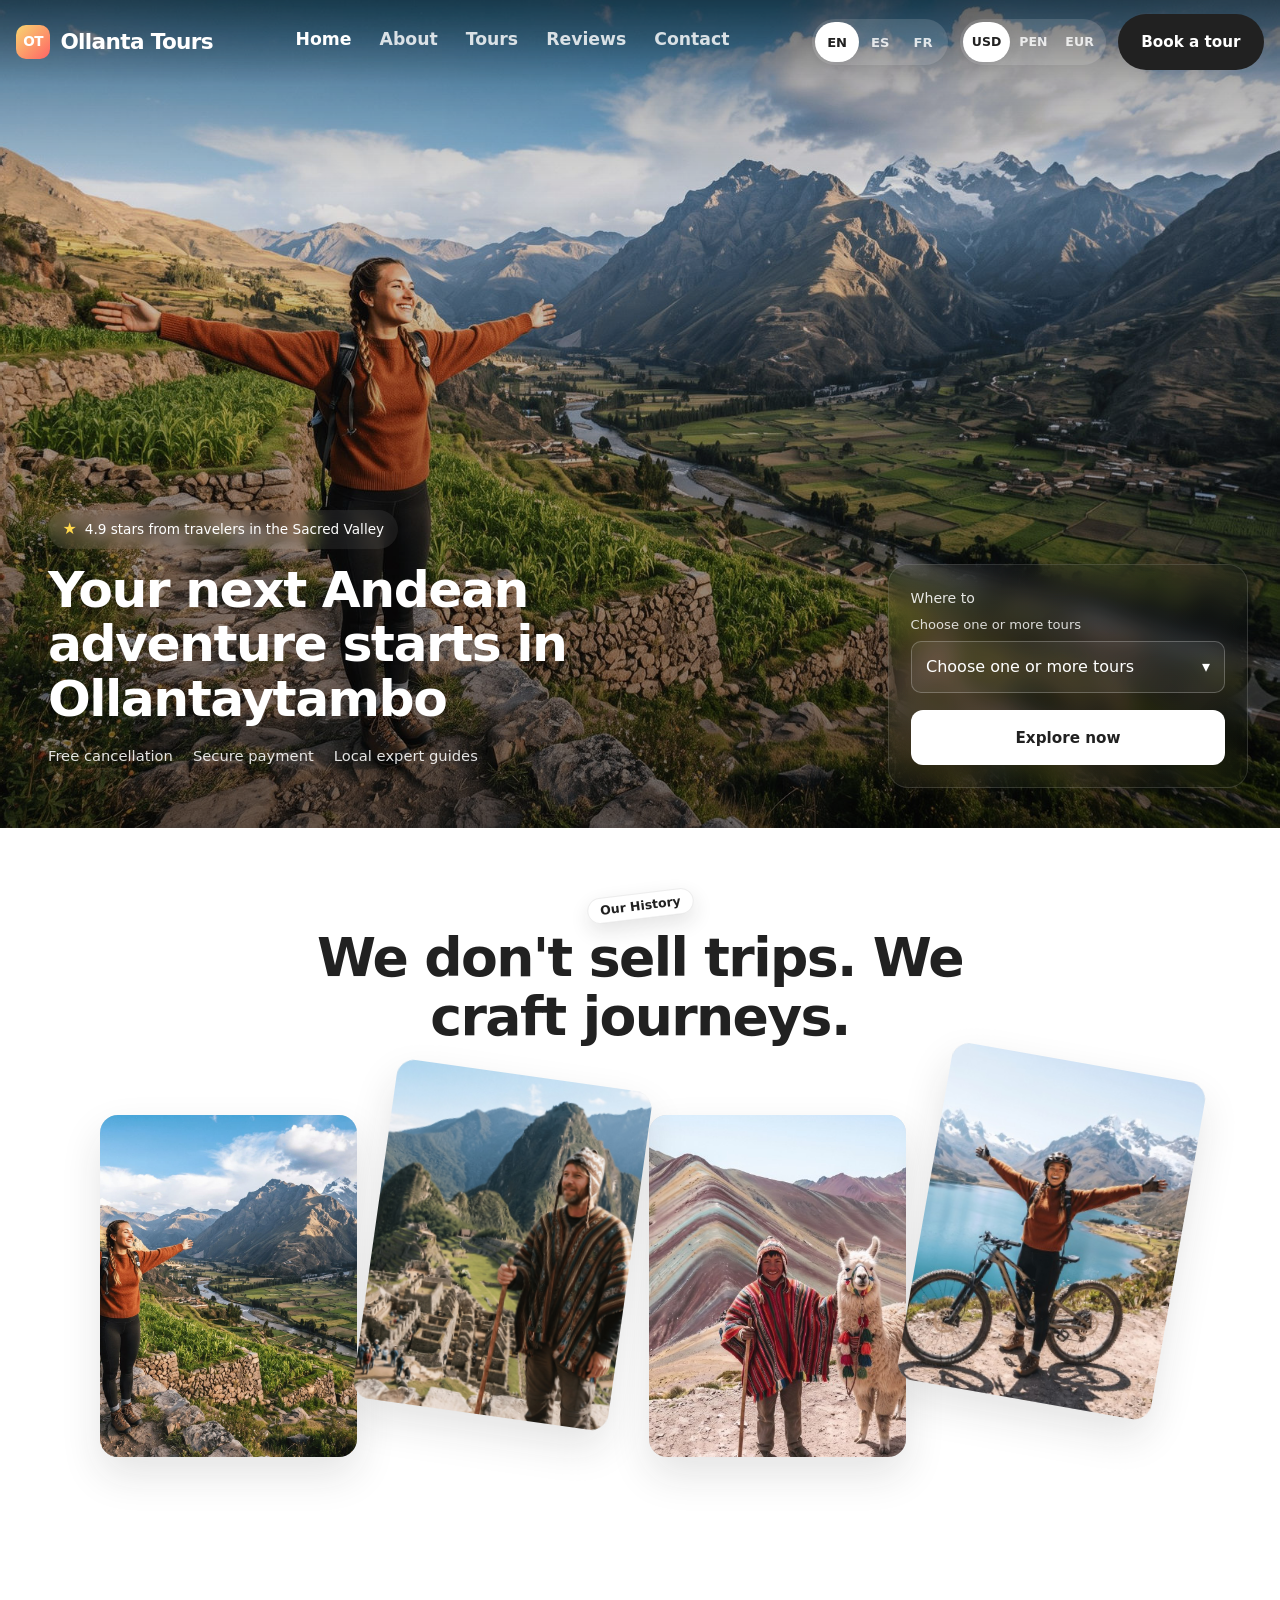
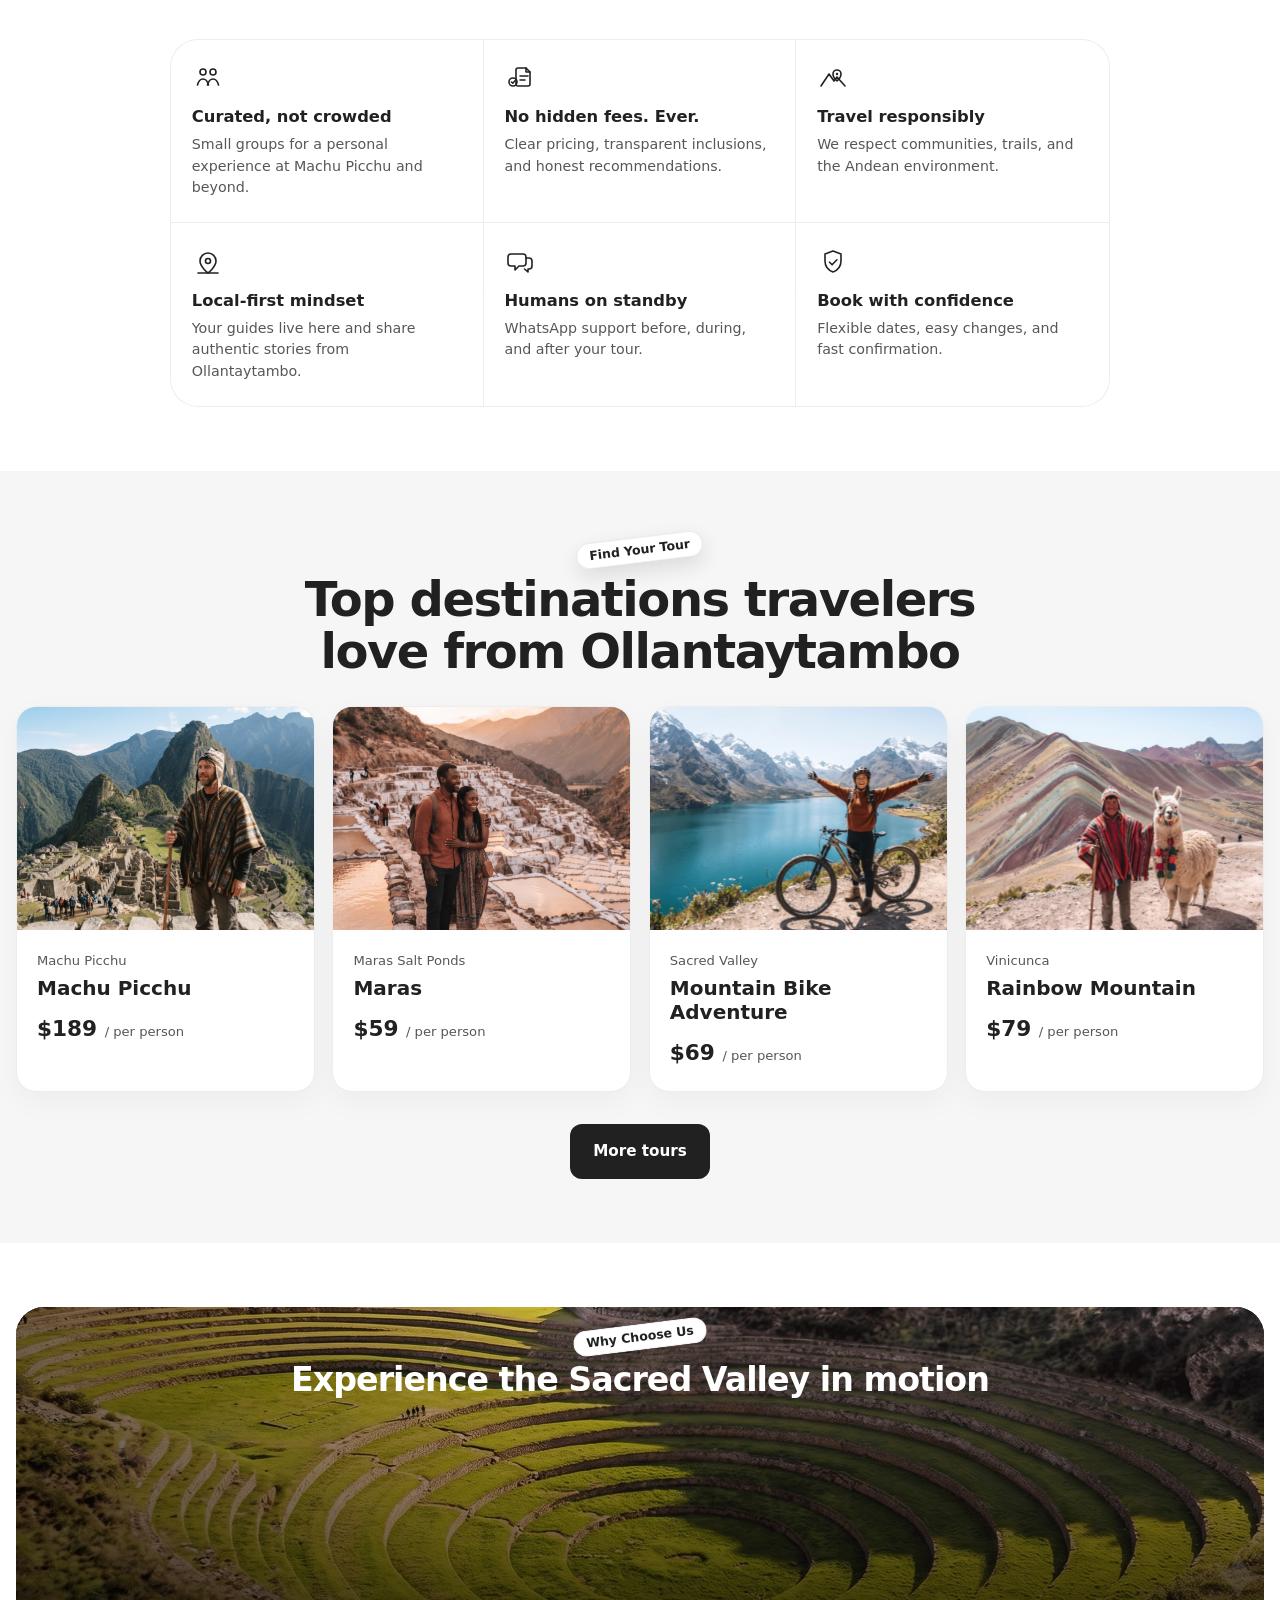
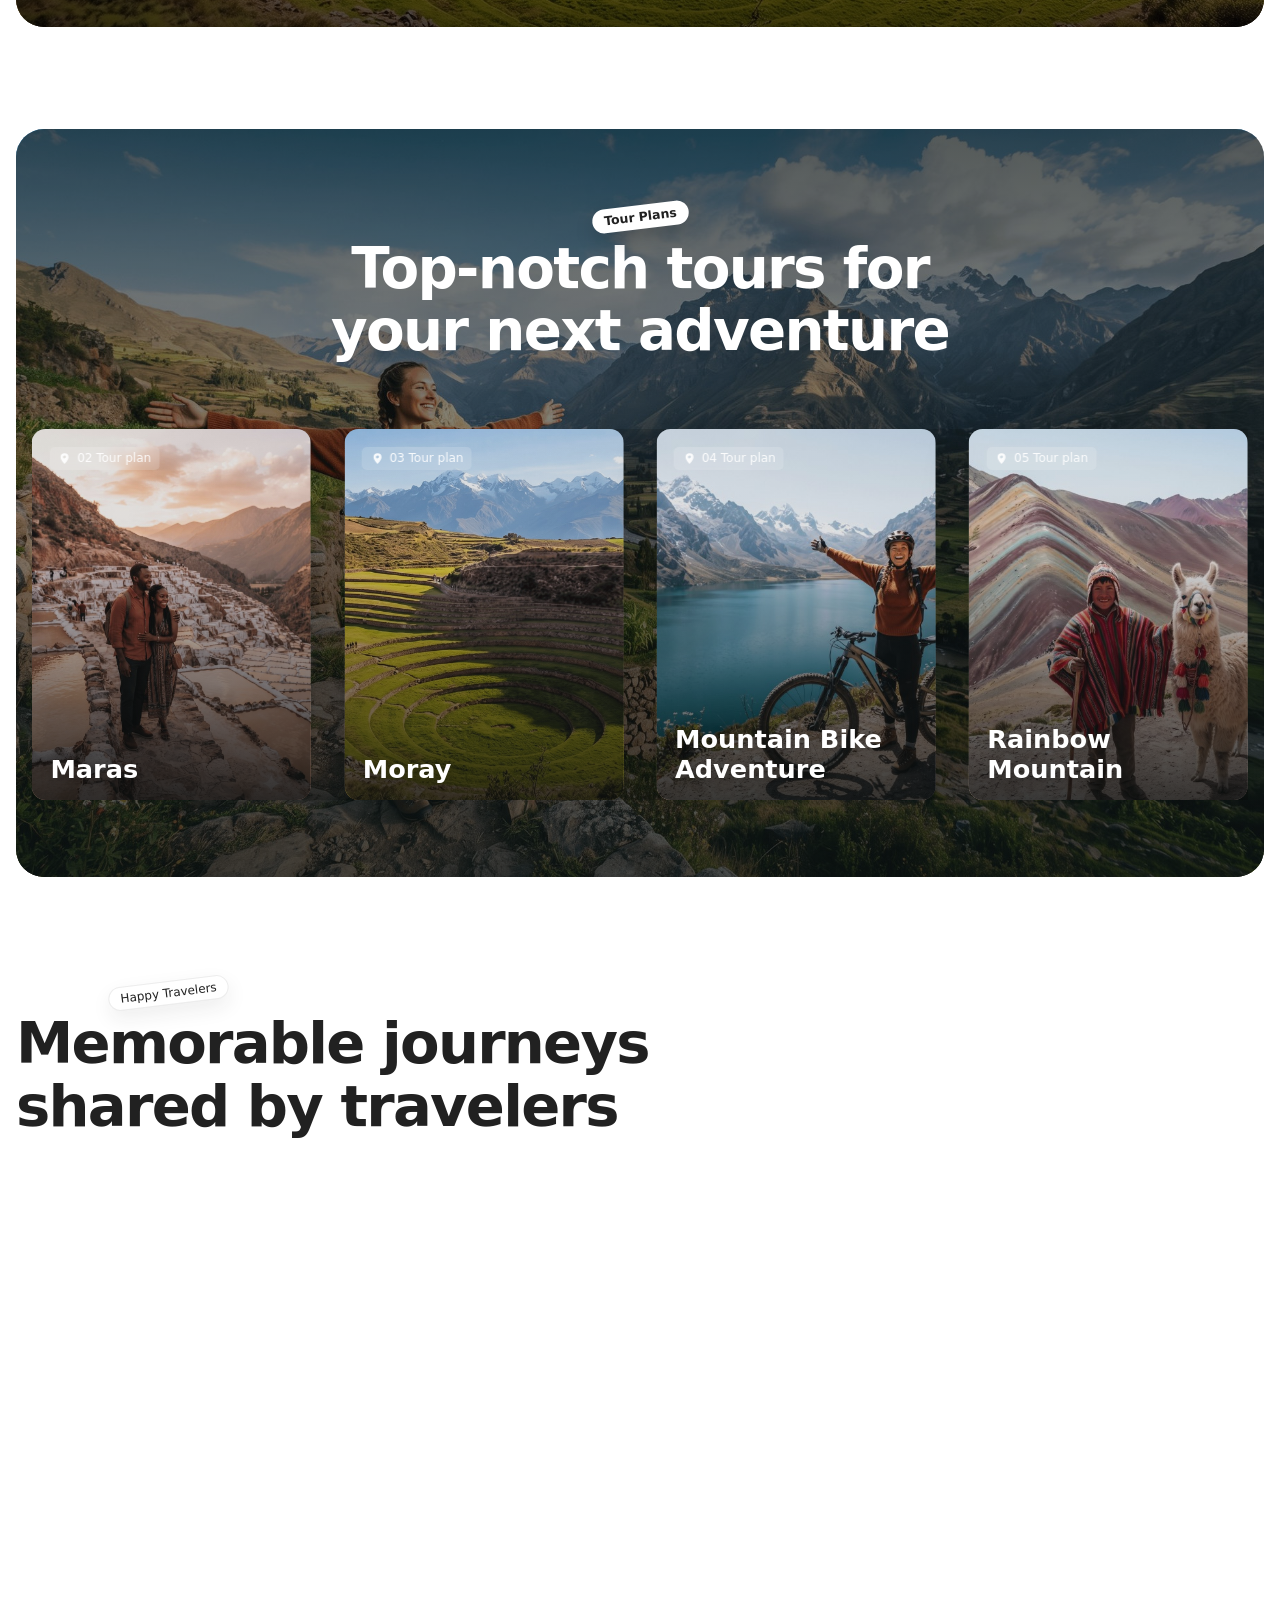
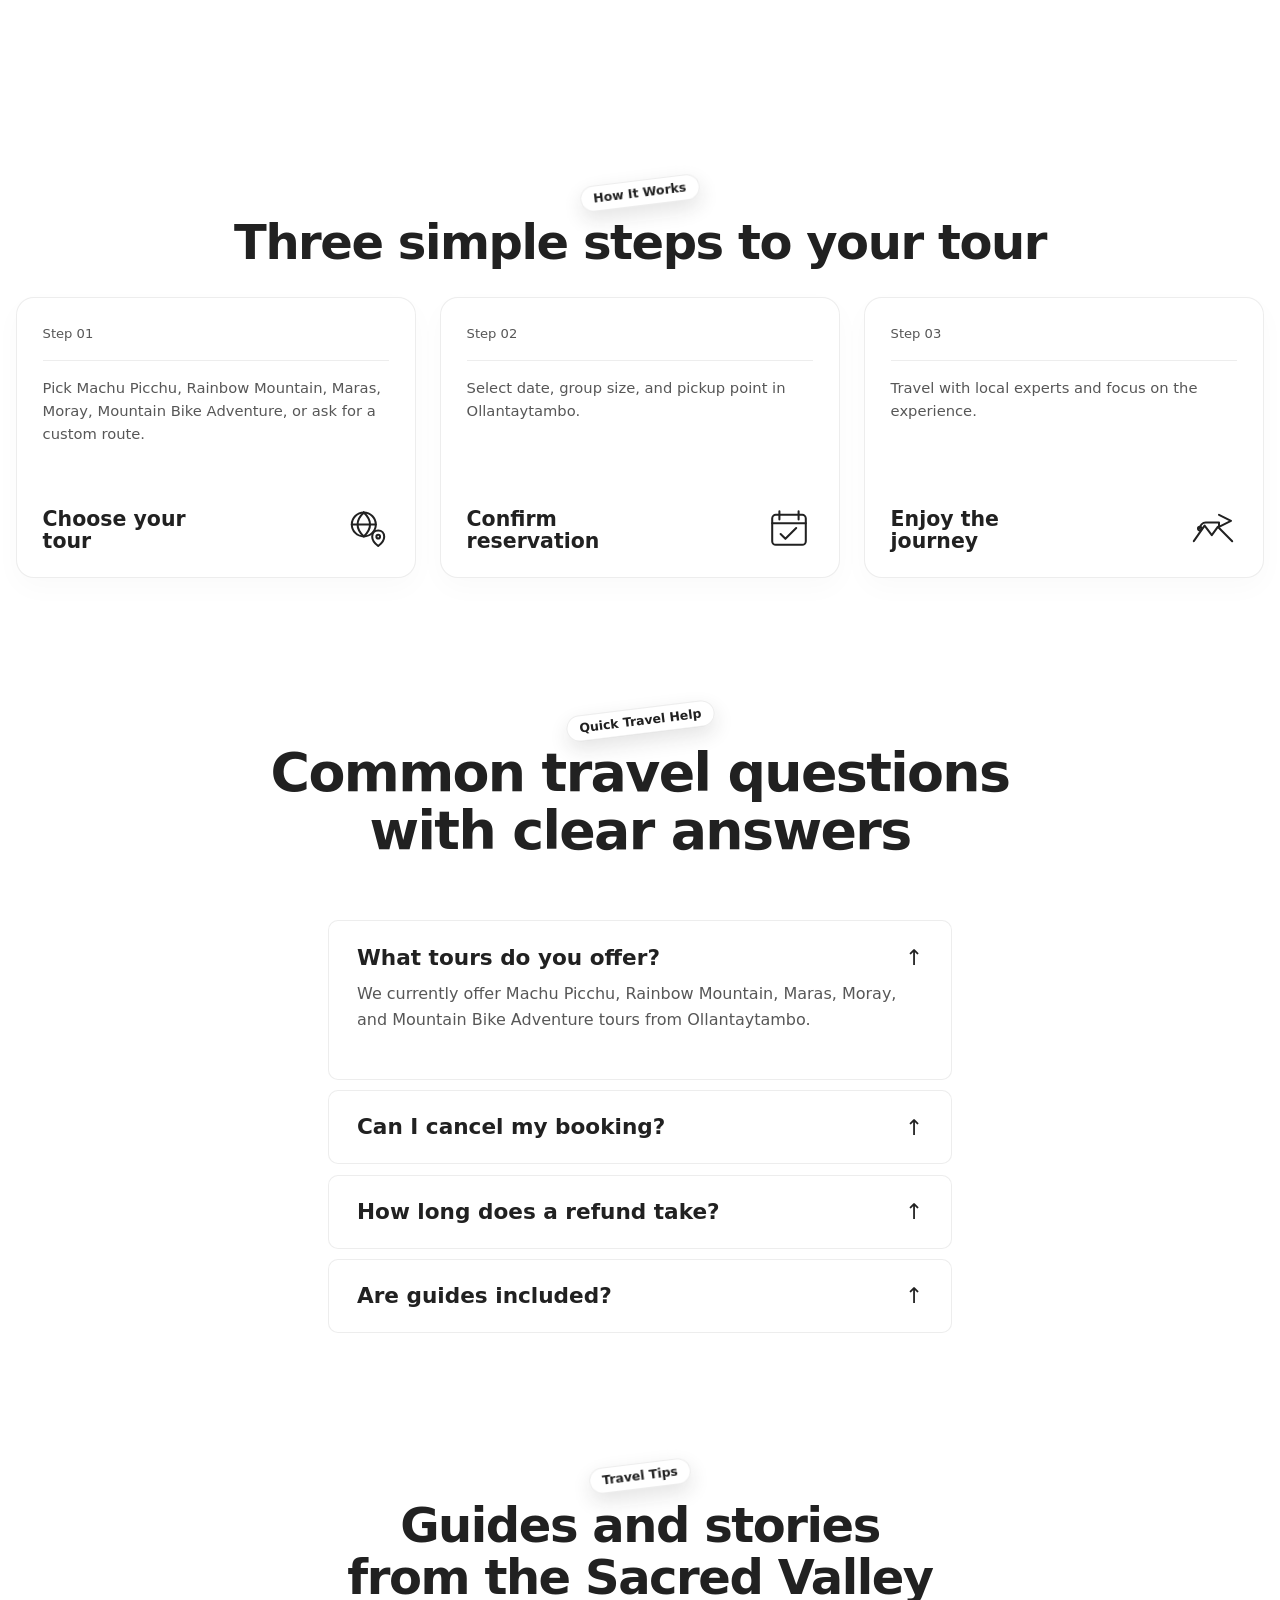
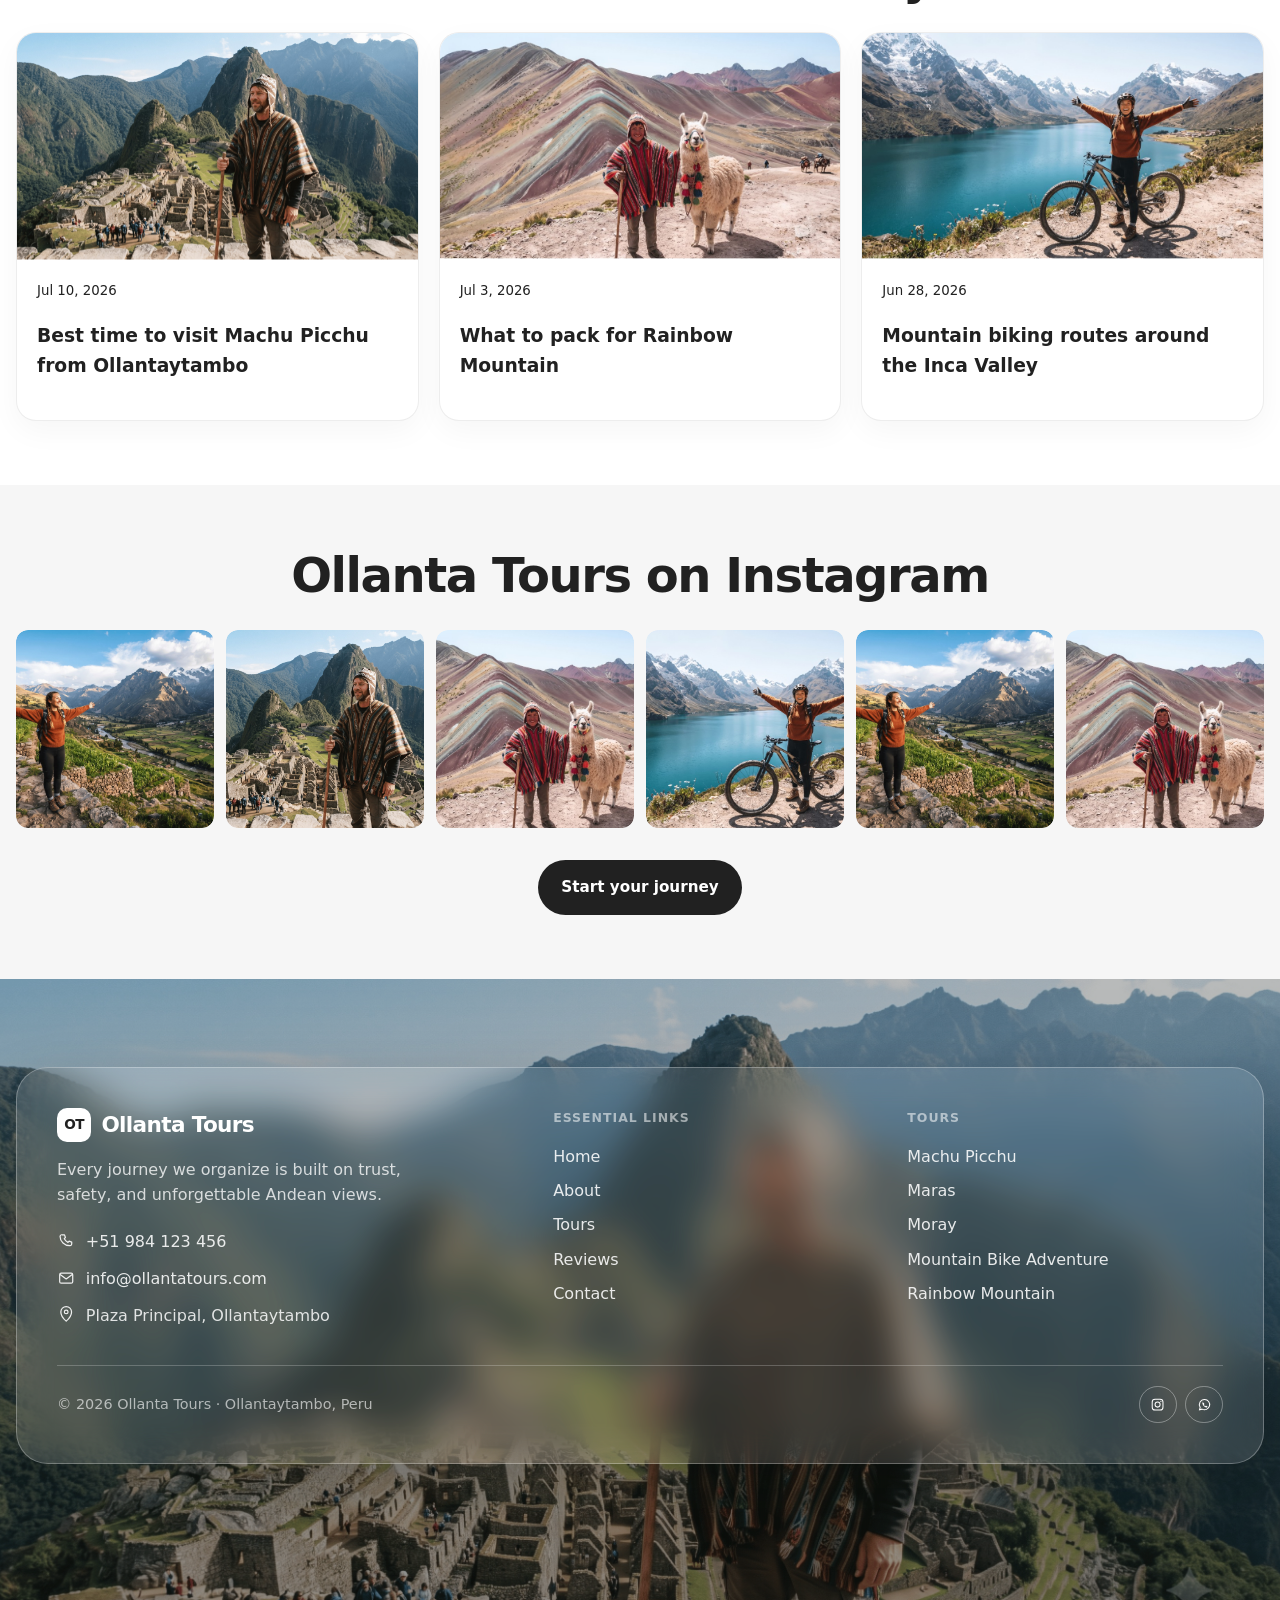
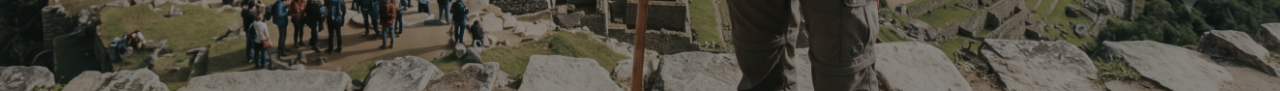
<file: index.html>
<!DOCTYPE html>
<html lang="en">
  <head>
    <meta charset="UTF-8" />
    <meta name="viewport" content="width=device-width, initial-scale=1.0" />
    <meta name="theme-color" content="#ffffff" />
    <meta
      name="description"
      data-i18n-content="meta.home.description"
      content="Ollanta Tours — Machu Picchu, Rainbow Mountain, and mountain bike adventures from Ollantaytambo, Peru."
    />
    <title data-i18n="meta.home.title">Ollanta Tours — Sacred Valley Adventures</title>
    <link rel="preload" as="image" href="assets/hero-main.jpg" fetchpriority="high" />
    <link rel="stylesheet" href="styles.css" />
  </head>
  <body data-page="home">
    <header class="site-header">
      <div class="container header-inner">
        <a class="logo" href="index.html">
          <span class="logo-mark">OT</span>
          <span data-i18n="brand">Ollanta Tours</span>
        </a>
        <nav class="nav-desktop" aria-label="Main navigation" data-i18n-aria-label="a11y.mainNavigation">
          <a href="index.html" class="active" data-i18n="nav.home">Home</a>
          <a href="about.html" data-i18n="nav.about">About</a>
          <a href="destinations.html" data-i18n="nav.destinations">Tours</a>
          <a href="testimonials.html" data-i18n="nav.testimonials">Reviews</a>
          <a href="contact.html" data-i18n="nav.contact">Contact</a>
        </nav>
        <div class="header-actions">
          <div class="lang-switch" aria-label="Language" data-i18n-aria-label="a11y.language">
            <button type="button" data-lang="en">EN</button>
            <button type="button" data-lang="es">ES</button>
            <button type="button" data-lang="fr">FR</button>
          </div>
          <a class="btn btn-primary btn-pill" href="booking.html" data-i18n="nav.book">Book a tour</a>
          <button class="nav-toggle" type="button" aria-label="Menu" data-i18n-aria-label="a11y.menu">☰</button>
        </div>
      </div>
      <nav class="nav-mobile" aria-label="Mobile navigation" data-i18n-aria-label="a11y.mobileNavigation">
        <a href="index.html" data-i18n="nav.home">Home</a>
        <a href="about.html" data-i18n="nav.about">About</a>
        <a href="destinations.html" data-i18n="nav.destinations">Tours</a>
        <a href="testimonials.html" data-i18n="nav.testimonials">Reviews</a>
        <a href="contact.html" data-i18n="nav.contact">Contact</a>
        <a class="nav-mobile-book btn btn-primary btn-pill" href="booking.html" data-i18n="nav.book">Book a tour</a>
      </nav>
    </header>

    <main>
      <section class="hero">
        <div class="container">
          <div class="hero-shell">
            <div class="hero-media" data-hero-water>
              <canvas class="hero-water-canvas" aria-hidden="true"></canvas>
              <img
                class="hero-water-source"
                src="assets/hero-main.jpg"
                alt="Sacred Valley adventure in Ollantaytambo"
                data-i18n-alt="images.hero"
                fetchpriority="high"
                decoding="async"
              />
            </div>
            <div class="hero-overlay"></div>
            <div class="hero-content">
              <div class="hero-badge reveal" data-i18n="hero.badge">4.9 stars from travelers in the Sacred Valley</div>
              <h1 class="hero-title reveal" data-i18n="hero.title">Your next Andean adventure starts in Ollantaytambo</h1>
              <div class="hero-trust reveal">
                <span data-i18n="hero.trust1">Free cancellation</span>
                <span data-i18n="hero.trust2">Secure payment</span>
                <span data-i18n="hero.trust3">Local expert guides</span>
              </div>
              <form class="hero-booking reveal" data-booking-form data-order-entry>
                <div class="hero-booking-grid">
                  <div>
                    <label for="hero-tour" data-i18n="hero.whereTo">Where to</label>
                    <select id="hero-tour" data-tour-select data-multi-tour name="tours" multiple></select>
                  </div>
                </div>
                <button class="btn btn-light" type="submit" data-i18n="hero.explore">
                  Explore now
                </button>
              </form>
            </div>
          </div>
        </div>
      </section>

      <section class="section section-story">
        <div class="container">
          <div class="story-head reveal">
            <p class="story-badge" data-i18n="story.eyebrow">Our History</p>
            <h2 class="section-title" data-i18n="story.title">We don't sell trips. We craft journeys.</h2>
          </div>
          <div class="story-photos" data-story-photos>
            <figure class="story-photo" data-lift="0">
              <div class="story-photo-frame fx-shake">
                <img src="assets/hero-main.jpg" alt="Sacred Valley" data-i18n-alt="images.sacredValley" loading="lazy" />
              </div>
            </figure>
            <figure class="story-photo story-photo-lift" data-lift="1">
              <div class="story-photo-frame fx-shake">
                <img src="assets/machu-picchu.jpg" alt="Machu Picchu" data-i18n-alt="tours.machu-picchu.name" loading="lazy" />
              </div>
            </figure>
            <figure class="story-photo" data-lift="2">
              <div class="story-photo-frame fx-shake">
                <img src="assets/rainbow-mountain.png" alt="Rainbow Mountain" data-i18n-alt="tours.rainbow-mountain.name" loading="lazy" />
              </div>
            </figure>
            <figure class="story-photo story-photo-lift" data-lift="3">
              <div class="story-photo-frame fx-shake">
                <img class="story-photo-bike" src="assets/mountain-bike.png" alt="Mountain bike" data-i18n-alt="tours.mountain-bike.name" loading="lazy" />
              </div>
            </figure>
          </div>
        </div>
      </section>

      <section class="section section-values">
        <div class="container">
          <div class="values-panel reveal" data-values-panel>
            <article class="value-cell">
              <span class="value-icon" aria-hidden="true">
                <svg viewBox="0 0 32 32" fill="none" stroke="currentColor" stroke-width="1.6" stroke-linecap="round" stroke-linejoin="round">
                  <circle cx="11" cy="10" r="3"/>
                  <circle cx="21" cy="10" r="3"/>
                  <path d="M5.5 23c1-4 3.5-6 5.5-6s4.5 2 5.5 6"/>
                  <path d="M15.5 23c1-4 3.5-6 5.5-6s4.5 2 5.5 6"/>
                </svg>
              </span>
              <h3 data-i18n="story.v1t">Curated, not crowded</h3>
              <p data-i18n="story.v1d">Small groups for a personal experience at Machu Picchu and beyond.</p>
            </article>
            <article class="value-cell">
              <span class="value-icon" aria-hidden="true">
                <svg viewBox="0 0 32 32" fill="none" stroke="currentColor" stroke-width="1.6" stroke-linecap="round" stroke-linejoin="round">
                  <path d="M14 6h8l4 4v12a2 2 0 0 1-2 2H14a2 2 0 0 1-2-2V8a2 2 0 0 1 2-2z"/>
                  <path d="M22 6v4h4"/>
                  <path d="M16 14h8M16 18h5"/>
                  <circle cx="9" cy="20" r="4"/>
                  <path d="M7.5 20l1.2 1.2L11 18.8"/>
                </svg>
              </span>
              <h3 data-i18n="story.v2t">No hidden fees. Ever.</h3>
              <p data-i18n="story.v2d">Clear pricing, transparent inclusions, and honest recommendations.</p>
            </article>
            <article class="value-cell">
              <span class="value-icon" aria-hidden="true">
                <svg viewBox="0 0 32 32" fill="none" stroke="currentColor" stroke-width="1.6" stroke-linecap="round" stroke-linejoin="round">
                  <path d="M4 24l8-12 5 7 3-4 8 9"/>
                  <path d="M20 8c2.2 0 4 1.8 4 4 0 3.5-4 7-4 7s-4-3.5-4-7c0-2.2 1.8-4 4-4z"/>
                  <circle cx="20" cy="12" r="1.2" fill="currentColor" stroke="none"/>
                </svg>
              </span>
              <h3 data-i18n="story.v3t">Travel responsibly</h3>
              <p data-i18n="story.v3d">We respect communities, trails, and the Andean environment.</p>
            </article>
            <article class="value-cell">
              <span class="value-icon" aria-hidden="true">
                <svg viewBox="0 0 32 32" fill="none" stroke="currentColor" stroke-width="1.6" stroke-linecap="round" stroke-linejoin="round">
                  <path d="M16 27s-8-6.2-8-12a8 8 0 1 1 16 0c0 5.8-8 12-8 12z"/>
                  <circle cx="16" cy="15" r="2.5"/>
                  <path d="M6 27h20"/>
                </svg>
              </span>
              <h3 data-i18n="story.v4t">Local-first mindset</h3>
              <p data-i18n="story.v4d">Your guides live here and share authentic stories from Ollantaytambo.</p>
            </article>
            <article class="value-cell">
              <span class="value-icon" aria-hidden="true">
                <svg viewBox="0 0 32 32" fill="none" stroke="currentColor" stroke-width="1.6" stroke-linecap="round" stroke-linejoin="round">
                  <path d="M7 8h12a3 3 0 0 1 3 3v6a3 3 0 0 1-3 3h-4l-4 4v-4H7a3 3 0 0 1-3-3v-6a3 3 0 0 1 3-3z"/>
                  <path d="M22 12h3a3 3 0 0 1 3 3v5a3 3 0 0 1-3 3h-1v3l-3.5-3"/>
                </svg>
              </span>
              <h3 data-i18n="story.v5t">Humans on standby</h3>
              <p data-i18n="story.v5d">WhatsApp support before, during, and after your tour.</p>
            </article>
            <article class="value-cell">
              <span class="value-icon" aria-hidden="true">
                <svg viewBox="0 0 32 32" fill="none" stroke="currentColor" stroke-width="1.6" stroke-linecap="round" stroke-linejoin="round">
                  <path d="M16 5l8 3v7c0 5.5-3.4 9.2-8 11-4.6-1.8-8-5.5-8-11V8l8-3z"/>
                  <path d="M12.5 16.2l2.6 2.6 4.8-5"/>
                </svg>
              </span>
              <h3 data-i18n="story.v6t">Book with confidence</h3>
              <p data-i18n="story.v6d">Flexible dates, easy changes, and fast confirmation.</p>
            </article>
          </div>
        </div>
      </section>

      <section class="section section-soft">
        <div class="container">
          <div class="section-head reveal">
            <p class="eyebrow" data-i18n="featured.eyebrow">find your tour</p>
            <h2 class="section-title" data-i18n="featured.title">Top destinations travelers love from Ollantaytambo</h2>
          </div>
          <div class="card-grid card-grid-4 featured-tours-grid" data-tour-grid></div>
          <div class="load-more-wrap">
            <a class="btn btn-primary" href="destinations.html" data-i18n="featured.more">More tours</a>
          </div>
        </div>
      </section>

      <section class="section">
        <div class="container">
          <div
            class="feature-banner"
            data-hero-water
            data-water-pos-x="0.42"
            data-water-pos-y="0.82"
            data-water-zoom="1.12"
          >
            <canvas class="hero-water-canvas" aria-hidden="true"></canvas>
            <img
              class="hero-water-source"
              src="assets/moray.jpg"
              alt="Moray terraces"
              data-i18n-alt="images.morayTerraces"
            />
            <div class="feature-banner-overlay"></div>
            <div class="feature-banner-content">
              <div class="feature-banner-head">
                <p class="eyebrow" data-i18n="why.eyebrow">why choose us</p>
                <h2 class="section-title" data-i18n="why.title">Experience the Sacred Valley in motion</h2>
              </div>
              <div class="feature-grid">
                <div class="feature-item reveal"><strong data-i18n="why.f1t">Unlimited explore places</strong><p data-i18n="why.f1d">From Inca ruins to high-altitude trails and village routes.</p></div>
                <div class="feature-item reveal"><strong data-i18n="why.f2t">Easy booking & refund</strong><p data-i18n="why.f2d">Reserve online in minutes with clear cancellation rules.</p></div>
                <div class="feature-item reveal"><strong data-i18n="why.f3t">Classy & expert guides</strong><p data-i18n="why.f3d">Licensed local guides in English and Spanish.</p></div>
                <div class="feature-item reveal"><strong data-i18n="why.f4t">Pickup anywhere</strong><p data-i18n="why.f4d">No stress about transport.</p></div>
              </div>
            </div>
          </div>
        </div>
      </section>

      <section class="tour-plans-section">
        <video
          class="tour-plans-video"
          data-tour-plans-video
          muted
          loop
          playsinline
          preload="none"
          poster="assets/hero-main.jpg"
          aria-hidden="true"
        >
          <source data-src="assets/tour-plans-background.mp4" type="video/mp4" />
        </video>
        <div class="tour-plans-shade" aria-hidden="true"></div>
        <div class="tour-plans-content">
          <div class="tour-plans-head reveal">
            <p class="tour-plans-badge" data-i18n="plan.eyebrow">tour plans</p>
            <h2 class="section-title" data-i18n="plan.title">Top-notch tours for your next adventure</h2>
          </div>
          <div class="tour-plans-marquee" data-tour-plans aria-label="Tour plans" data-i18n-aria-label="plan.eyebrow"></div>
        </div>
      </section>

      <section class="section testimonials-section">
        <div class="container">
          <div class="section-head testimonials-head reveal">
            <p class="testimonials-badge" data-i18n="testimonials.eyebrow">happy travelers</p>
            <h2 class="section-title">
              <span data-i18n="testimonials.titleLine1">Memorable journeys</span>
              <span data-i18n="testimonials.titleLine2">shared by travelers</span>
            </h2>
          </div>
          <div class="testimonials-showcase" data-testimonials-showcase>
            <article class="testimonial-rating-card">
              <div class="testimonial-score">4.9<sup>★</sup></div>
              <p data-i18n="testimonials.rating">Based on 650+ reviews</p>
              <div class="testimonial-rating-photo">
                <img src="assets/rainbow-mountain.png" alt="" loading="lazy" />
              </div>
            </article>

            <article class="testimonial-review-card">
              <div class="testimonial-stars" aria-hidden="true">★★★★★</div>
              <blockquote><span aria-hidden="true">“</span><span data-i18n="testimonials.t1q">Booking our vacation was incredibly easy, and every detail was handled professionally. The itinerary was well organized, the accommodations were excellent, and the entire experience.</span><span aria-hidden="true">”</span></blockquote>
              <div class="traveler-profile">
                <img class="traveler-profile-bg" src="assets/machu-picchu.jpg" alt="" loading="lazy" />
                <div class="traveler-profile-copy">
                  <strong data-i18n="testimonials.t1n">Sebastian T. Langston</strong>
                  <span data-i18n="testimonials.t1r">Travel blogger</span>
                </div>
                <img class="traveler-avatar" src="assets/machu-picchu.jpg" alt="" loading="lazy" />
              </div>
            </article>

            <article class="testimonial-review-card">
              <div class="testimonial-stars" aria-hidden="true">★★★★★</div>
              <blockquote><span aria-hidden="true">“</span><span data-i18n="testimonials.t2q">We were impressed by the level of professionalism and care shown by the travel team. They listened to our preferences and designed a trip that matched our interests perfectly.</span><span aria-hidden="true">”</span></blockquote>
              <div class="traveler-profile">
                <img class="traveler-profile-bg" src="assets/maras.png" alt="" loading="lazy" />
                <div class="traveler-profile-copy">
                  <strong data-i18n="testimonials.t2n">Oscar N. Winsley</strong>
                  <span data-i18n="testimonials.t2r">Travel photographer</span>
                </div>
                <img class="traveler-avatar" src="assets/maras.png" alt="" loading="lazy" />
              </div>
            </article>
          </div>
        </div>
      </section>

      <section class="section steps-section">
        <div class="container">
          <div class="section-head reveal">
            <p class="eyebrow" data-i18n="steps.eyebrow">how it works</p>
            <h2 class="section-title" data-i18n="steps.title">Three simple steps to your tour</h2>
          </div>
          <div class="steps-grid" data-step-icons>
            <article class="step-card">
              <div class="step-number" data-i18n="steps.s1n">Step 01</div>
              <p data-i18n="steps.s1d">Pick Machu Picchu, Rainbow Mountain, mountain bike, or ask for a custom route.</p>
              <div class="step-card-footer">
                <h3 data-i18n="steps.s1t">Choose your tour</h3>
                <span class="step-icon value-icon" aria-hidden="true">
                  <svg viewBox="0 0 40 40" fill="none" stroke="currentColor" stroke-width="1.7" stroke-linecap="round" stroke-linejoin="round">
                    <circle cx="19" cy="17" r="10"/>
                    <path d="M9 17h20M19 7c3.4 3.2 5.2 6.5 5.2 10S22.4 23.8 19 27M19 7c-3.4 3.2-5.2 6.5-5.2 10S15.6 23.8 19 27"/>
                    <path d="M31 22c3 0 5 2.2 5 5.2 0 4-5 7.8-5 7.8s-5-3.8-5-7.8c0-3 2-5.2 5-5.2z"/>
                    <circle cx="31" cy="27.2" r="1.5"/>
                  </svg>
                </span>
              </div>
            </article>
            <article class="step-card">
              <div class="step-number" data-i18n="steps.s2n">Step 02</div>
              <p data-i18n="steps.s2d">Select date, group size, and pickup point in Ollantaytambo.</p>
              <div class="step-card-footer">
                <h3 data-i18n="steps.s2t">Confirm reservation</h3>
                <span class="step-icon value-icon" aria-hidden="true">
                  <svg viewBox="0 0 40 40" fill="none" stroke="currentColor" stroke-width="1.7" stroke-linecap="round" stroke-linejoin="round">
                    <rect x="6" y="9" width="28" height="25" rx="3"/>
                    <path d="M12 6v7M28 6v7M6 16h28"/>
                    <path d="m13 25 4 4 9-9"/>
                  </svg>
                </span>
              </div>
            </article>
            <article class="step-card">
              <div class="step-number" data-i18n="steps.s3n">Step 03</div>
              <p data-i18n="steps.s3d">Travel with local experts and focus on the experience.</p>
              <div class="step-card-footer">
                <h3 data-i18n="steps.s3t">Enjoy the journey</h3>
                <span class="step-icon value-icon" aria-hidden="true">
                  <svg viewBox="0 0 40 40" fill="none" stroke="currentColor" stroke-width="1.7" stroke-linecap="round" stroke-linejoin="round">
                    <path d="M4 31 13 18l6 8 5-7 12 12"/>
                    <path d="m25 9 10 5-10 5v-3.5H14a5 5 0 0 0-5 5"/>
                    <circle cx="9" cy="20.5" r="1.5"/>
                  </svg>
                </span>
              </div>
            </article>
          </div>
        </div>
      </section>

      <section class="section faq-section">
        <div class="container">
          <div class="section-head faq-head reveal">
            <p class="eyebrow" data-i18n="faq.eyebrow">quick travel help</p>
            <h2 class="section-title" data-i18n="faq.title">Common travel questions with clear answers</h2>
          </div>
          <div class="faq-list">
            <article class="faq-item open">
              <button class="faq-question" type="button" aria-expanded="true">
                <span data-i18n="faq.q1">What tours do you offer?</span>
                <span class="faq-arrow" aria-hidden="true">↑</span>
              </button>
              <div class="faq-answer" data-i18n="faq.a1">We currently offer Machu Picchu, Rainbow Mountain, and mountain bike tours from Ollantaytambo, with more routes coming soon.</div>
            </article>
            <article class="faq-item">
              <button class="faq-question" type="button" aria-expanded="false">
                <span data-i18n="faq.q2">Can I cancel my booking?</span>
                <span class="faq-arrow" aria-hidden="true">↑</span>
              </button>
              <div class="faq-answer" data-i18n="faq.a2">Yes. Free cancellation is available up to 48 hours before departure for most tours.</div>
            </article>
            <article class="faq-item">
              <button class="faq-question" type="button" aria-expanded="false">
                <span data-i18n="faq.q3">How long does a refund take?</span>
                <span class="faq-arrow" aria-hidden="true">↑</span>
              </button>
              <div class="faq-answer" data-i18n="faq.a3">Approved refunds are usually processed within 5-7 business days.</div>
            </article>
            <article class="faq-item">
              <button class="faq-question" type="button" aria-expanded="false">
                <span data-i18n="faq.q4">Are guides included?</span>
                <span class="faq-arrow" aria-hidden="true">↑</span>
              </button>
              <div class="faq-answer" data-i18n="faq.a4">Yes. All tours include a licensed local guide in English or Spanish.</div>
            </article>
          </div>
        </div>
      </section>

      <section class="section">
        <div class="container">
          <div class="section-head reveal">
            <p class="eyebrow" data-i18n="blog.eyebrow">travel tips</p>
            <h2 class="section-title" data-i18n="blog.title">Guides and stories from the Sacred Valley</h2>
          </div>
          <div class="card-grid card-grid-3">
            <article class="blog-card reveal fx-zoom"><img src="assets/machu-picchu.jpg" alt="" /><div style="padding:1.25rem"><small data-i18n="blog.b1d">Jul 10, 2026</small><h3 data-i18n="blog.b1t">Best time to visit Machu Picchu from Ollantaytambo</h3></div></article>
            <article class="blog-card reveal fx-zoom"><img src="assets/rainbow-mountain.png" alt="" /><div style="padding:1.25rem"><small data-i18n="blog.b2d">Jul 3, 2026</small><h3 data-i18n="blog.b2t">What to pack for Rainbow Mountain</h3></div></article>
            <article class="blog-card reveal fx-zoom"><img src="assets/mountain-bike.png" alt="" /><div style="padding:1.25rem"><small data-i18n="blog.b3d">Jun 28, 2026</small><h3 data-i18n="blog.b3t">Mountain biking routes around the Inca Valley</h3></div></article>
          </div>
        </div>
      </section>

      <section class="section section-soft">
        <div class="container">
          <div class="section-head reveal">
            <h2 class="section-title" data-i18n="instagram.title">Ollanta Tours on Instagram</h2>
          </div>
          <div class="instagram-grid">
            <div class="instagram-item fx-shake reveal"><img src="assets/hero-main.jpg" alt="" /></div>
            <div class="instagram-item fx-shake reveal"><img src="assets/machu-picchu.jpg" alt="" /></div>
            <div class="instagram-item fx-shake reveal"><img src="assets/rainbow-mountain.png" alt="" /></div>
            <div class="instagram-item fx-shake reveal"><img src="assets/mountain-bike.png" alt="" /></div>
            <div class="instagram-item fx-shake reveal"><img src="assets/hero-main.jpg" alt="" /></div>
            <div class="instagram-item fx-shake reveal"><img src="assets/rainbow-mountain.png" alt="" /></div>
          </div>
          <div class="load-more-wrap"><a class="btn btn-primary btn-pill" href="contact.html" data-i18n="instagram.button">Start your journey</a></div>
        </div>
      </section>
    </main>

    <footer class="site-footer" data-footer-stage>
      <div class="footer-backdrop" aria-hidden="true"></div>
      <div class="container footer-stage">
        <div class="footer-panel">
          <div class="footer-grid">
            <div class="footer-brand">
              <a class="logo" href="index.html">
                <span class="logo-mark">OT</span>
                <span data-i18n="brand">Ollanta Tours</span>
              </a>
              <p data-i18n="footer.tagline">
                Every journey we organize is built on trust, safety, and unforgettable Andean views.
              </p>
              <ul class="footer-contacts">
                <li>
                  <span class="footer-contact-icon" aria-hidden="true">
                    <svg viewBox="0 0 24 24" fill="none"><path d="M7.2 3.8h2.6l1.2 3.4-1.5 1.5a11.8 11.8 0 0 0 4.8 4.8l1.5-1.5 3.4 1.2v2.6c0 1.1-.9 2-2 2C9.8 18 4 12.2 4 5.8c0-1.1.9-2 2-2.2h1.2Z" stroke="currentColor" stroke-width="1.6" stroke-linejoin="round"/></svg>
                  </span>
                  <a href="tel:+51984123456">+51 984 123 456</a>
                </li>
                <li>
                  <span class="footer-contact-icon" aria-hidden="true">
                    <svg viewBox="0 0 24 24" fill="none"><rect x="3.5" y="5.5" width="17" height="13" rx="2" stroke="currentColor" stroke-width="1.6"/><path d="m4.5 7.5 7.5 5.5 7.5-5.5" stroke="currentColor" stroke-width="1.6" stroke-linecap="round" stroke-linejoin="round"/></svg>
                  </span>
                  <a href="mailto:info@ollantatours.com">info@ollantatours.com</a>
                </li>
                <li>
                  <span class="footer-contact-icon" aria-hidden="true">
                    <svg viewBox="0 0 24 24" fill="none"><path d="M12 21s7-6.1 7-12A7 7 0 0 0 5 9c0 5.9 7 12 7 12Z" stroke="currentColor" stroke-width="1.6"/><circle cx="12" cy="9" r="2.4" stroke="currentColor" stroke-width="1.6"/></svg>
                  </span>
                  <span data-i18n="pages.address">Plaza Principal, Ollantaytambo, Cusco, Peru</span>
                </li>
              </ul>
            </div>
            <div>
              <h4 data-i18n="footer.essential">Essential links</h4>
              <nav aria-label="Footer essential links">
                <a href="index.html" data-i18n="nav.home">Home</a>
                <a href="about.html" data-i18n="nav.about">About</a>
                <a href="destinations.html" data-i18n="nav.destinations">Tours</a>
                <a href="testimonials.html" data-i18n="nav.testimonials">Reviews</a>
                <a href="contact.html" data-i18n="nav.contact">Contact</a>
              </nav>
            </div>
            <div>
              <h4 data-i18n="footer.destinations">Tours</h4>
              <nav aria-label="Footer tours">
                <a href="destination-machu-picchu.html" data-i18n="tours.machu-picchu.name">Machu Picchu</a>
                <a href="destination-rainbow-mountain.html" data-i18n="tours.rainbow-mountain.name">Rainbow Mountain</a>
                <a href="destination-maras.html" data-i18n="tours.maras.name">Maras</a>
                <a href="destination-moray.html" data-i18n="tours.moray.name">Moray</a>
                <a href="destination-mountain-bike.html" data-i18n="tours.mountain-bike.name">Mountain Bike Adventure</a>
              </nav>
            </div>
          </div>
          <div class="footer-bottom">
            <span data-i18n="footer.rights">© 2026 Ollanta Tours · Ollantaytambo, Peru</span>
            <div class="footer-social" aria-label="Social links">
              <a href="https://www.instagram.com/" target="_blank" rel="noopener noreferrer" aria-label="Instagram">
                <svg viewBox="0 0 24 24" fill="none" aria-hidden="true"><rect x="3.5" y="3.5" width="17" height="17" rx="4.5" stroke="currentColor" stroke-width="1.6"/><circle cx="12" cy="12" r="4" stroke="currentColor" stroke-width="1.6"/><circle cx="17.2" cy="6.8" r="1" fill="currentColor"/></svg>
              </a>
              <a href="https://wa.me/51984123456" target="_blank" rel="noopener noreferrer" aria-label="WhatsApp">
                <svg viewBox="0 0 24 24" fill="none" aria-hidden="true"><path d="M12 3.8a8.2 8.2 0 0 0-7 12.5L4 20.2l3.9-1a8.2 8.2 0 1 0 4.1-15.4Z" stroke="currentColor" stroke-width="1.6"/><path d="M9.2 9.4c.2-.4.4-.4.7-.4h.5c.2 0 .4.1.5.4l.7 1.7c.1.2 0 .5-.2.6l-.4.4c-.1.1-.1.3 0 .5.4.7 1.1 1.4 1.9 1.8.2.1.4.1.5 0l.5-.5c.2-.2.4-.2.6-.1l1.6.7c.3.1.4.3.4.5v.6c0 .3-.1.5-.4.6-.5.3-1.2.4-1.9.2-2-.5-3.7-1.9-4.8-3.7-1-1.6-1.2-3.3-.7-4.8.1-.3.3-.5.5-.6Z" fill="currentColor"/></svg>
              </a>
            </div>
          </div>
        </div>
        <p class="footer-watermark" aria-hidden="true" data-i18n="brand">Ollanta Tours</p>
      </div>
    </footer>

    <script src="phone-countries.js"></script>
    <script src="script.js"></script>
    <script src="effects.js"></script>
  </body>
</html>
</file>
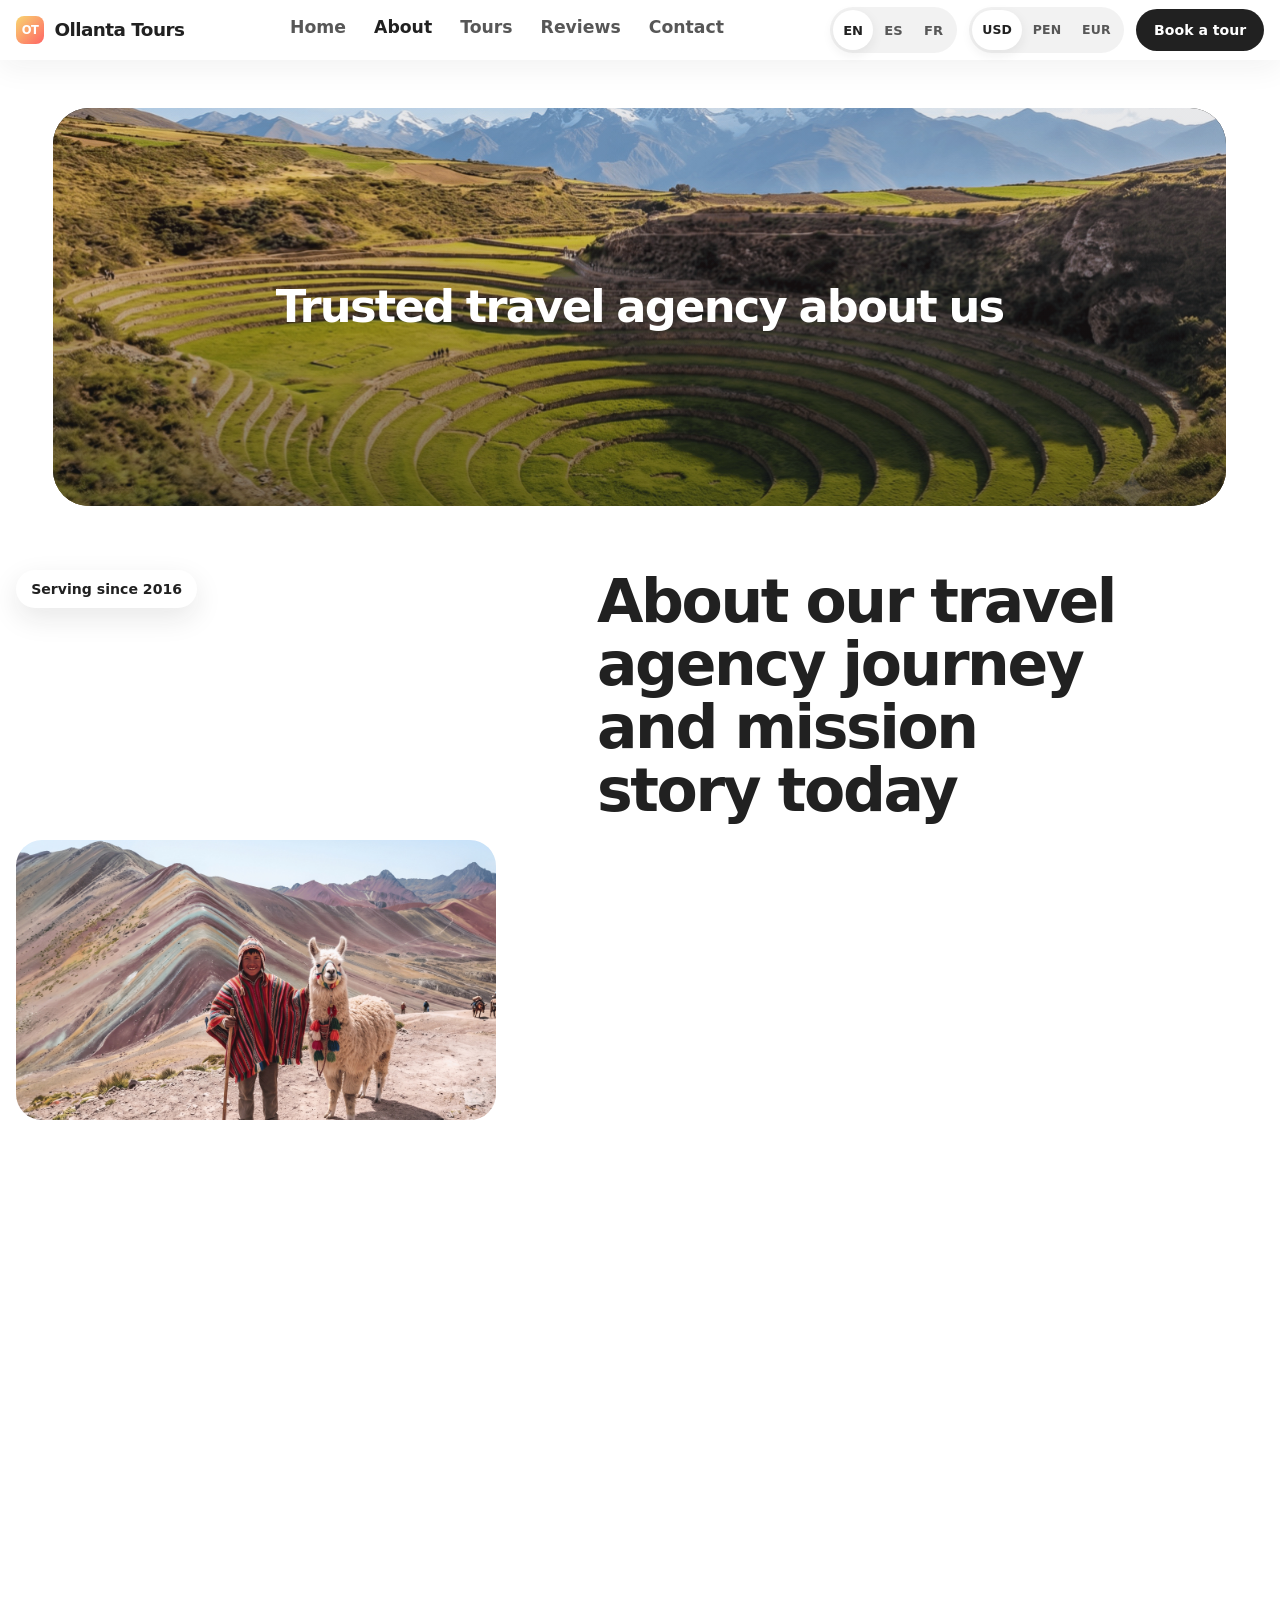
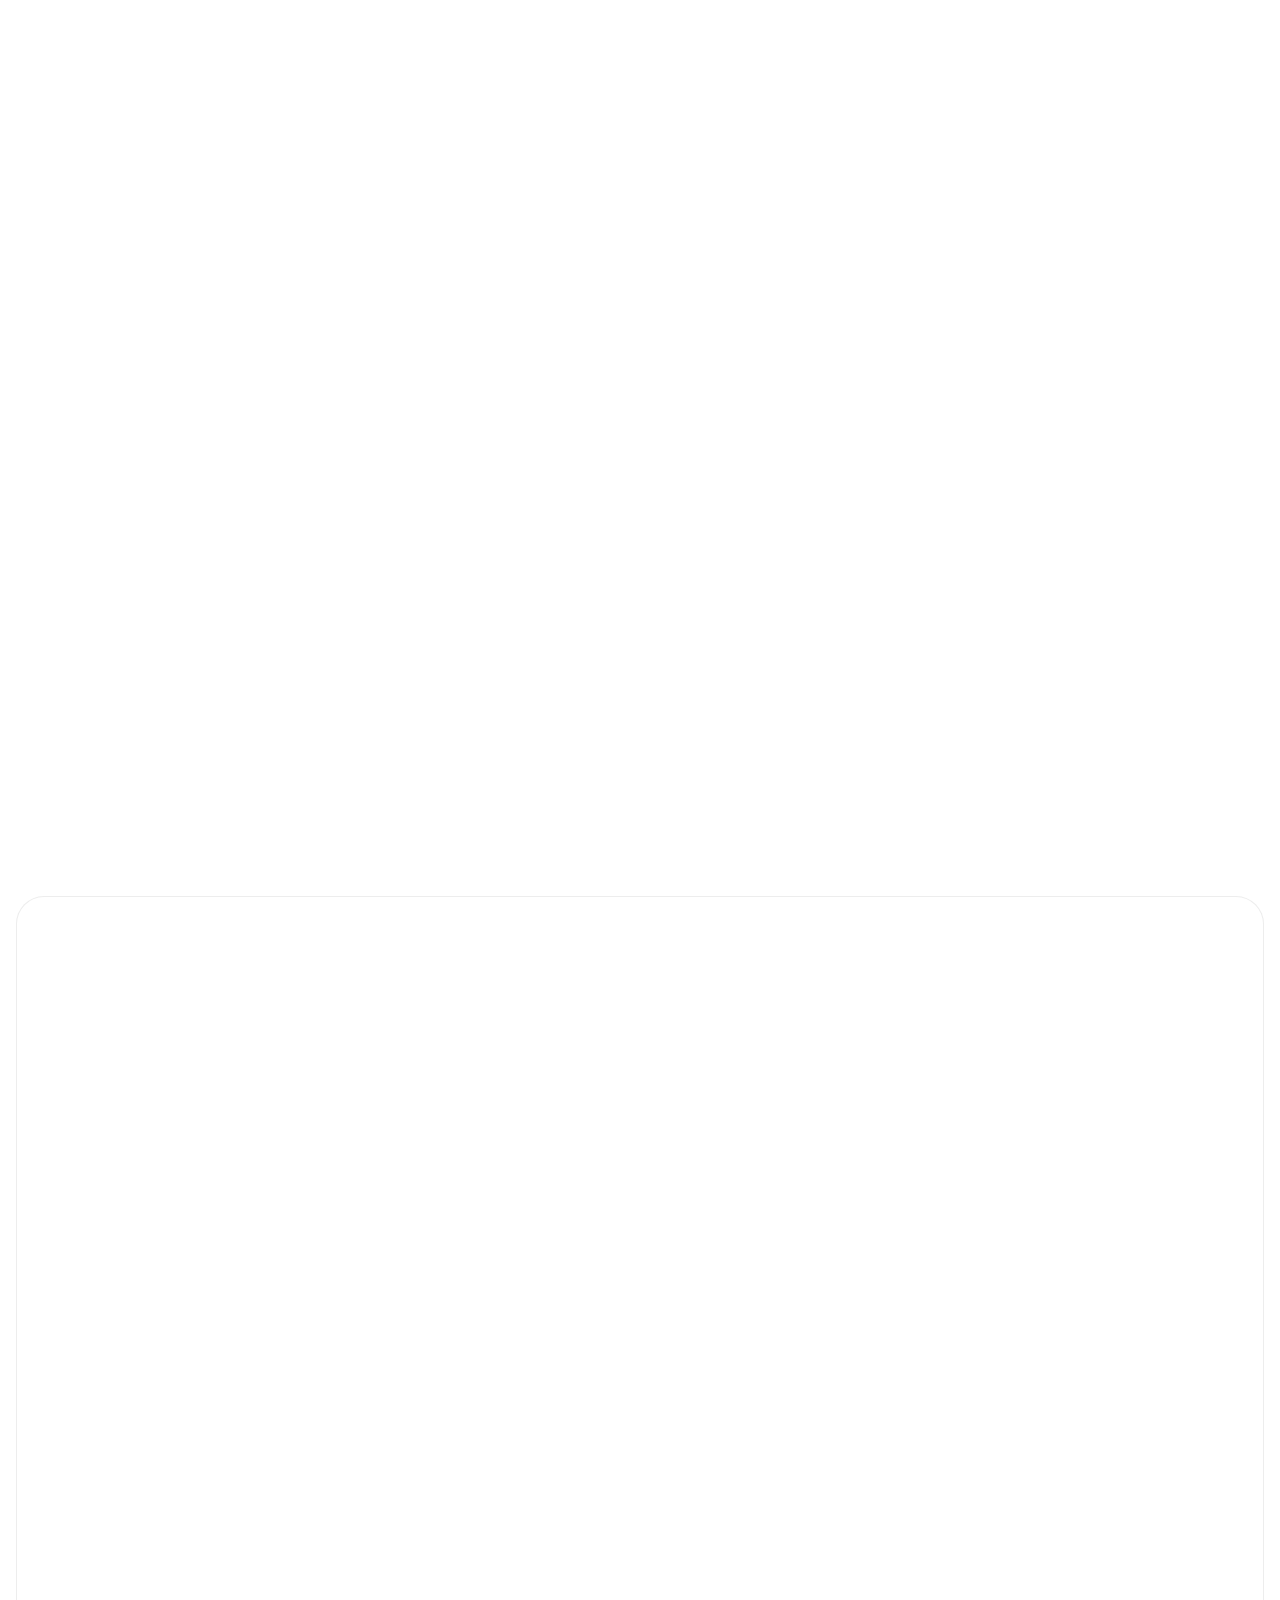
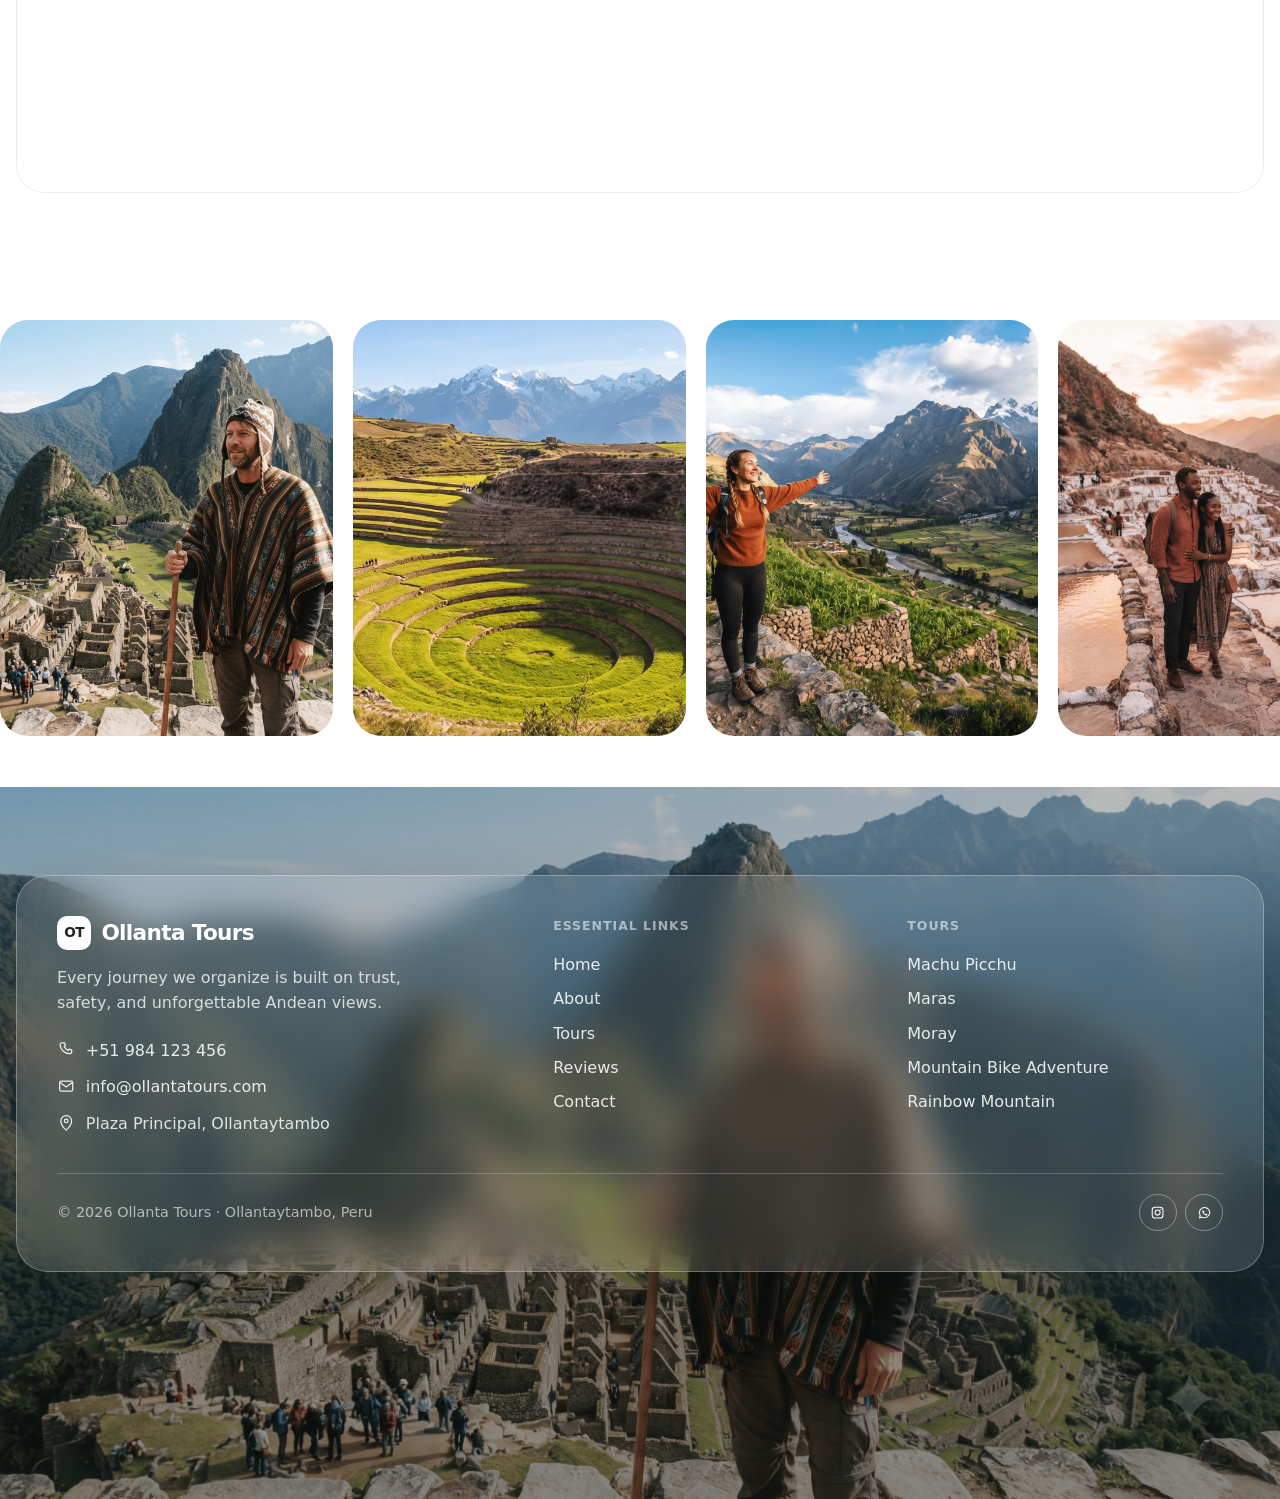
<file: about.html>
<!DOCTYPE html>
<html lang="en">
  <head>
    <meta charset="UTF-8" />
    <meta name="viewport" content="width=device-width, initial-scale=1.0" />
    <meta
      name="description"
      data-i18n-content="meta.about.description"
      content="Learn about Ollanta Tours, a trusted local tour agency serving Sacred Valley travelers from Ollantaytambo since 2016."
    />
    <title data-i18n="meta.about.title">About — Ollanta Tours</title>
    <link rel="stylesheet" href="styles.css" />
  </head>
  <body data-page="about">
    <header class="site-header scrolled">
      <div class="container header-inner">
        <a class="logo" href="index.html">
          <span class="logo-mark">OT</span>
          <span data-i18n="brand">Ollanta Tours</span>
        </a>
        <nav
          class="nav-desktop"
          aria-label="Main navigation"
          data-i18n-aria-label="a11y.mainNavigation"
        >
          <a href="index.html" data-i18n="nav.home">Home</a>
          <a href="about.html" class="active" data-i18n="nav.about">About</a>
          <a href="destinations.html" data-i18n="nav.destinations">Tours</a>
          <a href="testimonials.html" data-i18n="nav.testimonials">Reviews</a>
          <a href="contact.html" data-i18n="nav.contact">Contact</a>
        </nav>
        <div class="header-actions">
          <div
            class="lang-switch"
            aria-label="Language"
            data-i18n-aria-label="a11y.language"
          >
            <button type="button" data-lang="en">EN</button>
            <button type="button" data-lang="es">ES</button>
            <button type="button" data-lang="fr">FR</button>
          </div>
          <a class="btn btn-primary btn-pill" href="booking.html" data-i18n="nav.book">
            Book a tour
          </a>
          <button
            class="nav-toggle"
            type="button"
            aria-label="Menu"
            data-i18n-aria-label="a11y.menu"
          >
            ☰
          </button>
        </div>
      </div>
      <nav
        class="nav-mobile"
        aria-label="Mobile navigation"
        data-i18n-aria-label="a11y.mobileNavigation"
      >
        <a href="index.html" data-i18n="nav.home">Home</a>
        <a href="about.html" data-i18n="nav.about">About</a>
        <a href="destinations.html" data-i18n="nav.destinations">Tours</a>
        <a href="testimonials.html" data-i18n="nav.testimonials">Reviews</a>
        <a href="contact.html" data-i18n="nav.contact">Contact</a>
        <a class="nav-mobile-book btn btn-primary btn-pill" href="booking.html" data-i18n="nav.book">Book a tour</a>
      </nav>
    </header>

    <main>
      <section class="about-hero">
        <div class="container">
          <div
            class="about-hero-media about-fx about-fx-media"
            data-about-fx
            data-hero-water
          >
            <canvas class="hero-water-canvas" aria-hidden="true"></canvas>
            <img
              class="hero-water-source"
              src="assets/about-hero.jpg"
              alt="Moray terraces in the Sacred Valley"
              data-i18n-alt="images.morayTerraces"
            />
            <div class="about-hero-shade"></div>
            <h1 data-i18n="about.heroTitle" data-about-words>
              Trusted travel agency about us
            </h1>
          </div>
        </div>
      </section>

      <section class="section about-story">
        <div class="container about-story-grid">
          <span
            class="about-pill about-fx about-fx-pop"
            data-about-fx
            data-i18n="about.servingSince"
          >
            Serving since 2016
          </span>
          <h2
            class="section-title about-story-title about-fx about-fx-fade-up"
            data-about-fx
            data-i18n="about.storyTitle"
          >
            About our travel agency journey and mission story today
          </h2>
          <div class="about-story-media about-fx about-fx-media" data-about-fx>
            <img
              src="assets/about-story.jpg"
              alt="Rainbow Mountain"
              data-i18n-alt="tours.rainbow-mountain.name"
            />
          </div>
          <div class="about-story-content">
            <div
              class="about-principle about-fx about-fx-slide-right"
              data-about-fx
              style="--about-delay: 0ms"
            >
              <h3 data-i18n="about.missionTitle">Our mission</h3>
              <p data-i18n="about.missionText">
                Connect travelers with authentic Sacred Valley experiences through local expertise.
              </p>
            </div>
            <div
              class="about-principle about-fx about-fx-slide-right"
              data-about-fx
              style="--about-delay: 90ms"
            >
              <h3 data-i18n="about.visionTitle">Our vision</h3>
              <p data-i18n="about.visionText">
                Become the most trusted tour operator based in Ollantaytambo.
              </p>
            </div>
            <div
              class="about-principle about-fx about-fx-slide-right"
              data-about-fx
              style="--about-delay: 180ms"
            >
              <h3 data-i18n="about.valuesTitle">Our value</h3>
              <p data-i18n="about.valuesText">
                Safety, transparency, respect for local communities, and unforgettable service.
              </p>
            </div>
            <a
              class="btn btn-primary about-cta about-fx about-fx-slide-left"
              href="contact.html"
              data-about-fx
              style="--about-delay: 240ms"
            >
              <span class="about-cta-icon" aria-hidden="true">
                <svg viewBox="0 0 24 24" fill="none">
                  <circle cx="12" cy="12" r="9" stroke="currentColor" stroke-width="1.6" />
                  <path d="M12 7v5l3 2" stroke="currentColor" stroke-width="1.6" stroke-linecap="round" />
                </svg>
              </span>
              <span data-i18n="about.getInTouch">Get in touch</span>
            </a>
          </div>
        </div>
      </section>

      <section class="section about-history">
        <div class="container">
          <div class="about-history-head">
            <span
              class="about-history-badge about-fx about-fx-pop"
              data-about-fx
              data-i18n="about.historyBadge"
            >
              Read our history
            </span>
            <h2
              class="section-title about-fx about-fx-fade-up"
              data-about-fx
              data-i18n="about.historyTitle"
            >
              Our journey through travel excellence and success
            </h2>
          </div>
          <div class="about-timeline">
            <article
              class="about-year-card about-year-card-1 about-fx about-fx-from-bottom"
              data-about-fx
              style="--about-delay: 40ms"
            >
              <strong>2016</strong>
              <p data-i18n="about.timeline2016">First Machu Picchu day tours launched.</p>
            </article>
            <article
              class="about-year-card about-year-card-2 about-fx about-fx-from-top"
              data-about-fx
              style="--about-delay: 120ms"
            >
              <strong>2019</strong>
              <p data-i18n="about.timeline2019">Rainbow Mountain and bike routes added.</p>
            </article>
            <article
              class="about-year-card about-year-card-3 about-fx about-fx-from-bottom"
              data-about-fx
              style="--about-delay: 200ms"
            >
              <strong>2022</strong>
              <p data-i18n="about.timeline2022">Bilingual support expanded for international guests.</p>
            </article>
            <article
              class="about-year-card about-year-card-4 about-fx about-fx-from-top"
              data-about-fx
              style="--about-delay: 280ms"
            >
              <strong>2026</strong>
              <p data-i18n="about.timeline2026">New custom itineraries and premium small-group tours.</p>
            </article>
          </div>
        </div>
      </section>

      <section class="section about-awards">
        <div class="container">
          <div class="about-awards-head">
            <span
              class="about-history-badge about-fx about-fx-pop"
              data-about-fx
              data-i18n="about.awardsBadge"
            >
              Travel awards
            </span>
            <h2
              class="section-title about-fx about-fx-fade-up"
              data-about-fx
              data-i18n="about.awardsTitle"
            >
              Celebrating excellence in travel and service awards
            </h2>
          </div>
          <div class="about-awards-list">
            <article
              class="about-award-row about-fx about-fx-from-top"
              data-about-fx
              style="--about-delay: 0ms"
            >
              <div class="about-award-meta">
                <div class="about-award-tags">
                  <span>MACHU PICCHU</span>
                  <span>SACRED VALLEY</span>
                  <span>LOCAL</span>
                </div>
                <span class="about-award-mark" aria-hidden="true">OT</span>
              </div>
              <img
                class="about-award-image"
                src="assets/machu-picchu.jpg"
                alt="Machu Picchu"
              />
              <div class="about-award-copy">
                <div class="about-award-heading">
                  <h3 data-i18n="about.award1Title">Excellence travel award</h3>
                  <span class="about-award-year">2016</span>
                </div>
                <p data-i18n="about.award1Text">
                  Recognition for carefully planned Sacred Valley journeys with clear service and local care.
                </p>
              </div>
            </article>
            <article
              class="about-award-row about-fx about-fx-from-top"
              data-about-fx
              style="--about-delay: 80ms"
            >
              <div class="about-award-meta">
                <div class="about-award-tags">
                  <span>GUIDES</span>
                  <span>TRUST</span>
                  <span>SAFETY</span>
                </div>
                <span class="about-award-mark" aria-hidden="true">OT</span>
              </div>
              <img
                class="about-award-image"
                src="assets/rainbow-mountain.png"
                alt="Rainbow Mountain"
              />
              <div class="about-award-copy">
                <div class="about-award-heading">
                  <h3 data-i18n="about.award2Title">Trusted travel service</h3>
                  <span class="about-award-year">2019</span>
                </div>
                <p data-i18n="about.award2Text">
                  Built on reliable pickups, transparent pricing, and guides travelers can count on.
                </p>
              </div>
            </article>
            <article
              class="about-award-row about-fx about-fx-from-top"
              data-about-fx
              style="--about-delay: 160ms"
            >
              <div class="about-award-meta">
                <div class="about-award-tags">
                  <span>GUESTS</span>
                  <span>REVIEWS</span>
                  <span>OLLANTAYTAMBO</span>
                </div>
                <span class="about-award-mark" aria-hidden="true">OT</span>
              </div>
              <img
                class="about-award-image"
                src="assets/maras.png"
                alt="Maras"
              />
              <div class="about-award-copy">
                <div class="about-award-heading">
                  <h3 data-i18n="about.award3Title">Customer choice award</h3>
                  <span class="about-award-year">2025</span>
                </div>
                <p data-i18n="about.award3Text">
                  Chosen by travelers who value personal attention and unforgettable Andean experiences.
                </p>
              </div>
            </article>
            <article
              class="about-award-row about-fx about-fx-from-top"
              data-about-fx
              style="--about-delay: 240ms"
            >
              <div class="about-award-meta">
                <div class="about-award-tags">
                  <span>SERVICE</span>
                  <span>SUPPORT</span>
                  <span>EXCELLENCE</span>
                </div>
                <span class="about-award-mark" aria-hidden="true">OT</span>
              </div>
              <img
                class="about-award-image"
                src="assets/mountain-bike.png"
                alt="Mountain Bike Adventure"
              />
              <div class="about-award-copy">
                <div class="about-award-heading">
                  <h3 data-i18n="about.award4Title">Service excellence award</h3>
                  <span class="about-award-year">2026</span>
                </div>
                <p data-i18n="about.award4Text">
                  Honoring fast support, flexible planning, and tours crafted with local expertise.
                </p>
              </div>
            </article>
          </div>
        </div>
      </section>

      <section class="section about-gallery" aria-label="Photo gallery">
        <div class="about-gallery-marquee">
          <div class="about-gallery-track">
            <div class="about-gallery-group">
              <figure class="about-gallery-frame">
                <img
                  src="assets/machu-picchu.jpg"
                  alt="Machu Picchu"
                  data-i18n-alt="images.sacredValley"
                  decoding="async"
                />
              </figure>
              <figure class="about-gallery-frame">
                <img
                  src="assets/moray.jpg"
                  alt="Moray terraces"
                  data-i18n-alt="images.morayTerraces"
                  decoding="async"
                />
              </figure>
              <figure class="about-gallery-frame">
                <img
                  src="assets/hero-main.jpg"
                  alt="Sacred Valley adventure in Ollantaytambo"
                  data-i18n-alt="images.hero"
                  decoding="async"
                />
              </figure>
              <figure class="about-gallery-frame">
                <img
                  src="assets/maras.png"
                  alt="Maras"
                  data-i18n-alt="tours.maras.name"
                  decoding="async"
                />
              </figure>
              <figure class="about-gallery-frame">
                <img
                  src="assets/rainbow-mountain.png"
                  alt="Rainbow Mountain"
                  data-i18n-alt="tours.rainbow-mountain.name"
                  decoding="async"
                />
              </figure>
            </div>
            <div class="about-gallery-group" aria-hidden="true">
              <figure class="about-gallery-frame">
                <img src="assets/machu-picchu.jpg" alt="" decoding="async" />
              </figure>
              <figure class="about-gallery-frame">
                <img src="assets/moray.jpg" alt="" decoding="async" />
              </figure>
              <figure class="about-gallery-frame">
                <img src="assets/hero-main.jpg" alt="" decoding="async" />
              </figure>
              <figure class="about-gallery-frame">
                <img src="assets/maras.png" alt="" decoding="async" />
              </figure>
              <figure class="about-gallery-frame">
                <img src="assets/rainbow-mountain.png" alt="" decoding="async" />
              </figure>
            </div>
          </div>
        </div>
      </section>
    </main>

    <footer class="site-footer" data-footer-stage>
      <div class="footer-backdrop" aria-hidden="true"></div>
      <div class="container footer-stage">
        <div class="footer-panel">
          <div class="footer-grid">
            <div class="footer-brand">
              <a class="logo" href="index.html">
                <span class="logo-mark">OT</span>
                <span data-i18n="brand">Ollanta Tours</span>
              </a>
              <p data-i18n="footer.tagline">
                Every journey we organize is built on trust, safety, and unforgettable Andean views.
              </p>
              <ul class="footer-contacts">
                <li>
                  <span class="footer-contact-icon" aria-hidden="true">
                    <svg viewBox="0 0 24 24" fill="none"><path d="M7.2 3.8h2.6l1.2 3.4-1.5 1.5a11.8 11.8 0 0 0 4.8 4.8l1.5-1.5 3.4 1.2v2.6c0 1.1-.9 2-2 2C9.8 18 4 12.2 4 5.8c0-1.1.9-2 2-2.2h1.2Z" stroke="currentColor" stroke-width="1.6" stroke-linejoin="round"/></svg>
                  </span>
                  <a href="tel:+51984123456">+51 984 123 456</a>
                </li>
                <li>
                  <span class="footer-contact-icon" aria-hidden="true">
                    <svg viewBox="0 0 24 24" fill="none"><rect x="3.5" y="5.5" width="17" height="13" rx="2" stroke="currentColor" stroke-width="1.6"/><path d="m4.5 7.5 7.5 5.5 7.5-5.5" stroke="currentColor" stroke-width="1.6" stroke-linecap="round" stroke-linejoin="round"/></svg>
                  </span>
                  <a href="mailto:info@ollantatours.com">info@ollantatours.com</a>
                </li>
                <li>
                  <span class="footer-contact-icon" aria-hidden="true">
                    <svg viewBox="0 0 24 24" fill="none"><path d="M12 21s7-6.1 7-12A7 7 0 0 0 5 9c0 5.9 7 12 7 12Z" stroke="currentColor" stroke-width="1.6"/><circle cx="12" cy="9" r="2.4" stroke="currentColor" stroke-width="1.6"/></svg>
                  </span>
                  <span data-i18n="pages.address">Plaza Principal, Ollantaytambo, Cusco, Peru</span>
                </li>
              </ul>
            </div>
            <div>
              <h4 data-i18n="footer.essential">Essential links</h4>
              <nav aria-label="Footer essential links">
                <a href="index.html" data-i18n="nav.home">Home</a>
                <a href="about.html" data-i18n="nav.about">About</a>
                <a href="destinations.html" data-i18n="nav.destinations">Tours</a>
                <a href="testimonials.html" data-i18n="nav.testimonials">Reviews</a>
                <a href="contact.html" data-i18n="nav.contact">Contact</a>
              </nav>
            </div>
            <div>
              <h4 data-i18n="footer.destinations">Tours</h4>
              <nav aria-label="Footer tours">
                <a href="destination-machu-picchu.html" data-i18n="tours.machu-picchu.name">Machu Picchu</a>
                <a href="destination-rainbow-mountain.html" data-i18n="tours.rainbow-mountain.name">Rainbow Mountain</a>
                <a href="destination-maras.html" data-i18n="tours.maras.name">Maras</a>
                <a href="destination-moray.html" data-i18n="tours.moray.name">Moray</a>
                <a href="destination-mountain-bike.html" data-i18n="tours.mountain-bike.name">Mountain Bike Adventure</a>
              </nav>
            </div>
          </div>
          <div class="footer-bottom">
            <span data-i18n="footer.rights">© 2026 Ollanta Tours · Ollantaytambo, Peru</span>
            <div class="footer-social" aria-label="Social links">
              <a href="https://www.instagram.com/" target="_blank" rel="noopener noreferrer" aria-label="Instagram">
                <svg viewBox="0 0 24 24" fill="none" aria-hidden="true"><rect x="3.5" y="3.5" width="17" height="17" rx="4.5" stroke="currentColor" stroke-width="1.6"/><circle cx="12" cy="12" r="4" stroke="currentColor" stroke-width="1.6"/><circle cx="17.2" cy="6.8" r="1" fill="currentColor"/></svg>
              </a>
              <a href="https://wa.me/51984123456" target="_blank" rel="noopener noreferrer" aria-label="WhatsApp">
                <svg viewBox="0 0 24 24" fill="none" aria-hidden="true"><path d="M12 3.8a8.2 8.2 0 0 0-7 12.5L4 20.2l3.9-1a8.2 8.2 0 1 0 4.1-15.4Z" stroke="currentColor" stroke-width="1.6"/><path d="M9.2 9.4c.2-.4.4-.4.7-.4h.5c.2 0 .4.1.5.4l.7 1.7c.1.2 0 .5-.2.6l-.4.4c-.1.1-.1.3 0 .5.4.7 1.1 1.4 1.9 1.8.2.1.4.1.5 0l.5-.5c.2-.2.4-.2.6-.1l1.6.7c.3.1.4.3.4.5v.6c0 .3-.1.5-.4.6-.5.3-1.2.4-1.9.2-2-.5-3.7-1.9-4.8-3.7-1-1.6-1.2-3.3-.7-4.8.1-.3.3-.5.5-.6Z" fill="currentColor"/></svg>
              </a>
            </div>
          </div>
        </div>
        <p class="footer-watermark" aria-hidden="true" data-i18n="brand">Ollanta Tours</p>
      </div>
    </footer>

    <script src="phone-countries.js"></script>
    <script src="script.js"></script>
    <script src="effects.js"></script>
  </body>
</html>
</file>
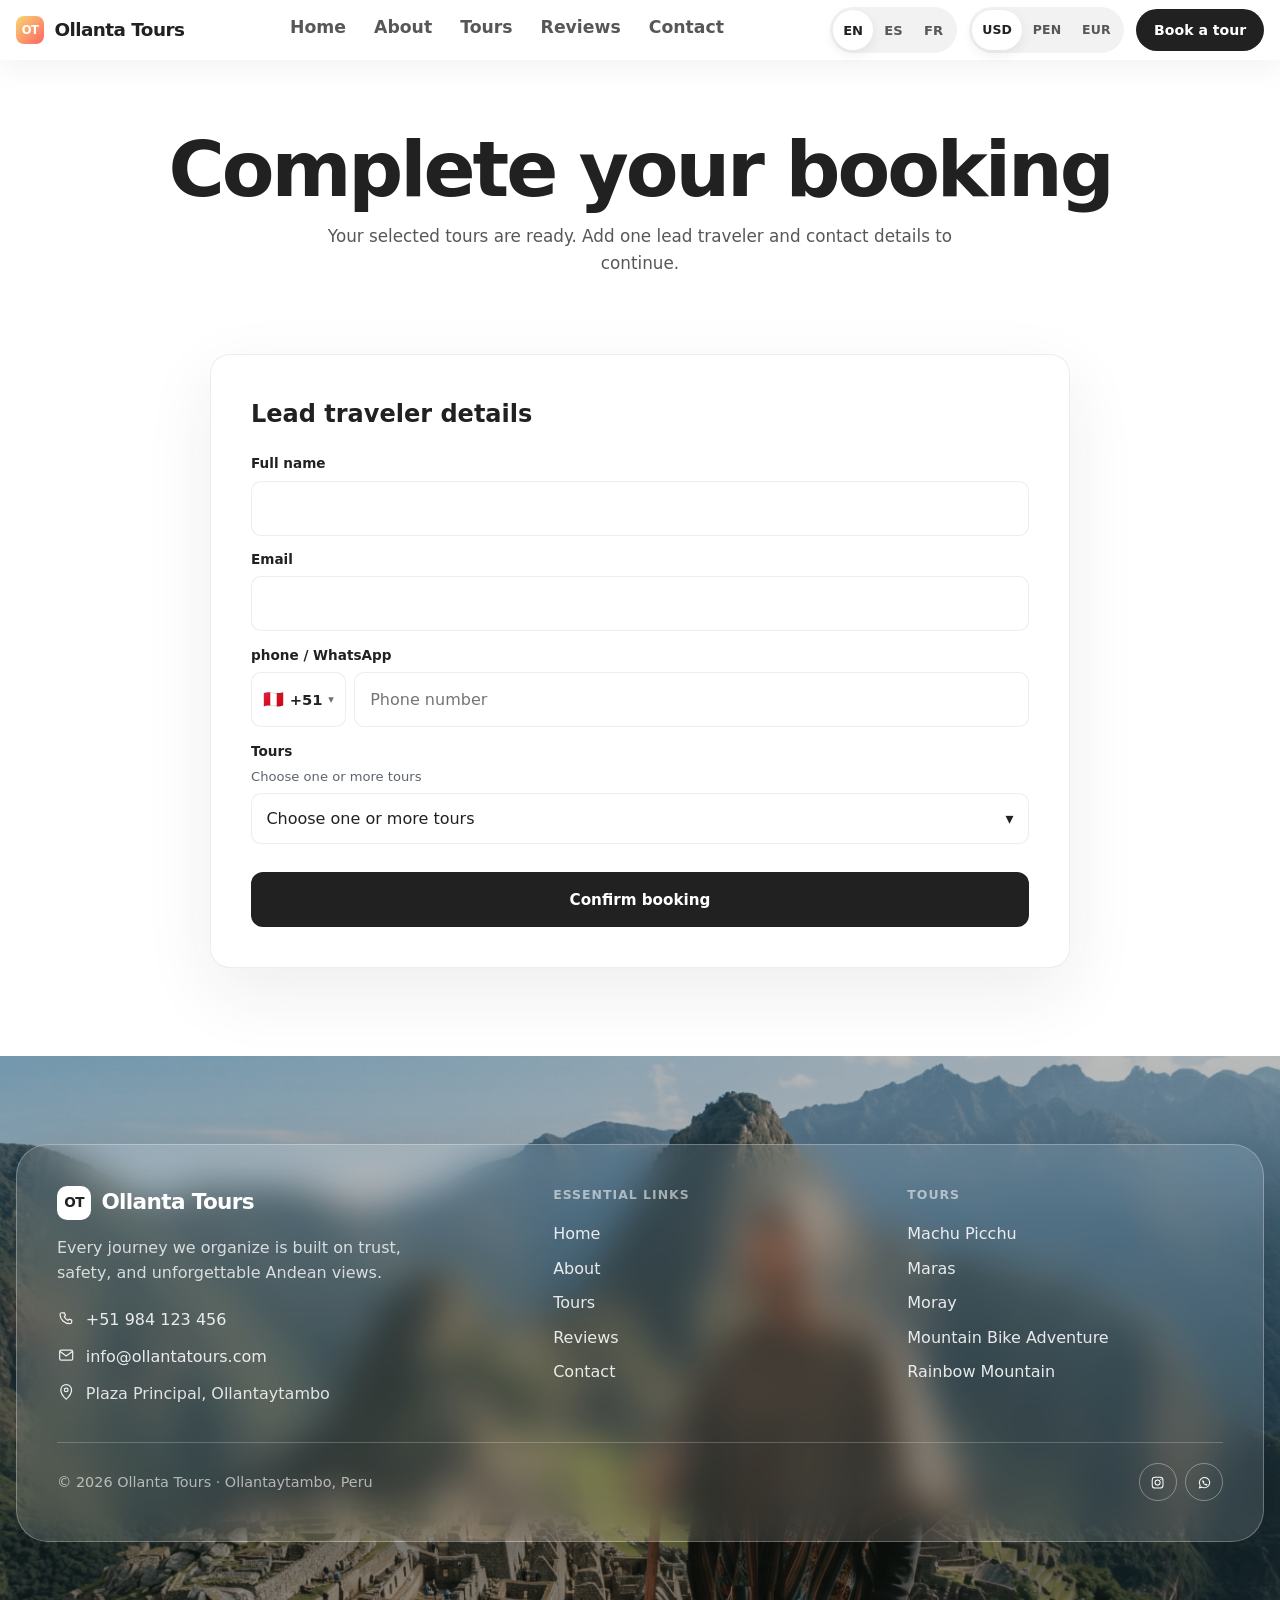
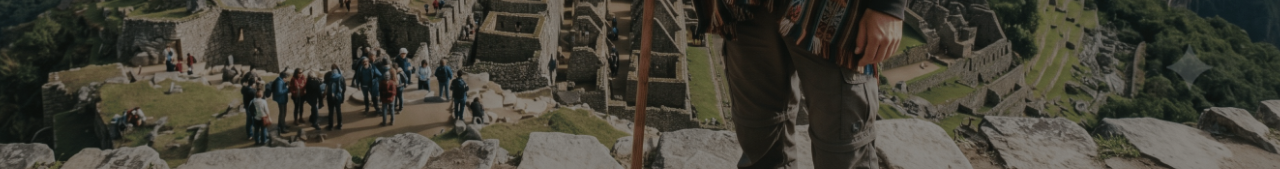
<file: booking.html>
<!DOCTYPE html>
<html lang="en">
  <head>
    <meta charset="UTF-8" />
    <meta name="viewport" content="width=device-width, initial-scale=1.0" />
    <meta
      name="description"
      data-i18n-content="meta.booking.description"
      content="Confirm your selected Ollanta Tours experiences, dates, travelers, and contact details."
    />
    <title data-i18n="meta.booking.title">Complete your booking — Ollanta Tours</title>
    <link rel="stylesheet" href="styles.css" />
  </head>
  <body data-page="booking">
    <header class="site-header scrolled">
      <div class="container header-inner">
        <a class="logo" href="index.html">
          <span class="logo-mark">OT</span>
          <span data-i18n="brand">Ollanta Tours</span>
        </a>
        <nav
          class="nav-desktop"
          aria-label="Main navigation"
          data-i18n-aria-label="a11y.mainNavigation"
        >
          <a href="index.html" data-i18n="nav.home">Home</a>
          <a href="about.html" data-i18n="nav.about">About</a>
          <a href="destinations.html" data-i18n="nav.destinations">Tours</a>
          <a href="testimonials.html" data-i18n="nav.testimonials">Reviews</a>
          <a href="contact.html" data-i18n="nav.contact">Contact</a>
        </nav>
        <div class="header-actions">
          <div
            class="lang-switch"
            aria-label="Language"
            data-i18n-aria-label="a11y.language"
          >
            <button type="button" data-lang="en">EN</button>
            <button type="button" data-lang="es">ES</button>
            <button type="button" data-lang="fr">FR</button>
          </div>
          <a
            class="btn btn-primary btn-pill active"
            href="booking.html"
            data-i18n="nav.book"
          >
            Book a tour
          </a>
          <button
            class="nav-toggle"
            type="button"
            aria-label="Menu"
            data-i18n-aria-label="a11y.menu"
          >
            ☰
          </button>
        </div>
      </div>
      <nav
        class="nav-mobile"
        aria-label="Mobile navigation"
        data-i18n-aria-label="a11y.mobileNavigation"
      >
        <a href="index.html" data-i18n="nav.home">Home</a>
        <a href="about.html" data-i18n="nav.about">About</a>
        <a href="destinations.html" data-i18n="nav.destinations">Tours</a>
        <a href="testimonials.html" data-i18n="nav.testimonials">Reviews</a>
        <a href="contact.html" data-i18n="nav.contact">Contact</a>
        <a class="nav-mobile-book btn btn-primary btn-pill" href="booking.html" data-i18n="nav.book">Book a tour</a>
      </nav>
    </header>

    <main>
      <section class="page-hero order-page-hero">
        <div class="container">
          <h1 data-i18n="booking.orderTitle">Complete your booking</h1>
          <p data-i18n="booking.orderLead">
            Your selected tours are ready. Add one lead traveler and contact details to continue.
          </p>
        </div>
      </section>

      <section class="section order-section">
        <div class="container order-layout">
          <form
            class="booking-panel order-panel"
            data-booking-form
            data-order-form
          >
            <h2 data-i18n="booking.contactDetails">Lead traveler details</h2>

            <label for="order-name" data-i18n="booking.name">Full name</label>
            <input
              id="order-name"
              name="fullName"
              autocomplete="name"
              required
            />

            <label for="order-email" data-i18n="booking.email">Email</label>
            <input
              id="order-email"
              name="email"
              type="email"
              autocomplete="email"
              required
            />

            <label for="order-tours" data-i18n="booking.destination">Tours</label>
            <select
              id="order-tours"
              data-tour-select
              data-multi-tour
              name="tours"
              multiple
            ></select>

            <section
              class="order-price-summary"
              data-order-price-summary
              aria-live="polite"
              hidden
            >
              <div class="order-summary-heading">
                <h3 data-i18n="booking.orderSummary">Order summary</h3>
                <small data-i18n="booking.pricesInCurrency">
                  Prices are shown in USD.
                </small>
              </div>
              <div
                class="order-summary-lines"
                data-order-summary-lines
              ></div>
              <div class="order-grand-total">
                <span data-i18n="booking.totalOrder">Total order price</span>
                <strong data-order-grand-total>$0</strong>
              </div>
            </section>

            <button
              class="btn btn-primary order-submit"
              type="submit"
              data-i18n="booking.confirmOrder"
            >
              Confirm booking
            </button>
          </form>
        </div>
      </section>
    </main>

    <footer class="site-footer" data-footer-stage>
      <div class="footer-backdrop" aria-hidden="true"></div>
      <div class="container footer-stage">
        <div class="footer-panel">
          <div class="footer-grid">
            <div class="footer-brand">
              <a class="logo" href="index.html">
                <span class="logo-mark">OT</span>
                <span data-i18n="brand">Ollanta Tours</span>
              </a>
              <p data-i18n="footer.tagline">
                Every journey we organize is built on trust, safety, and unforgettable Andean views.
              </p>
              <ul class="footer-contacts">
                <li>
                  <span class="footer-contact-icon" aria-hidden="true">
                    <svg viewBox="0 0 24 24" fill="none"><path d="M7.2 3.8h2.6l1.2 3.4-1.5 1.5a11.8 11.8 0 0 0 4.8 4.8l1.5-1.5 3.4 1.2v2.6c0 1.1-.9 2-2 2C9.8 18 4 12.2 4 5.8c0-1.1.9-2 2-2.2h1.2Z" stroke="currentColor" stroke-width="1.6" stroke-linejoin="round"/></svg>
                  </span>
                  <a href="tel:+51984123456">+51 984 123 456</a>
                </li>
                <li>
                  <span class="footer-contact-icon" aria-hidden="true">
                    <svg viewBox="0 0 24 24" fill="none"><rect x="3.5" y="5.5" width="17" height="13" rx="2" stroke="currentColor" stroke-width="1.6"/><path d="m4.5 7.5 7.5 5.5 7.5-5.5" stroke="currentColor" stroke-width="1.6" stroke-linecap="round" stroke-linejoin="round"/></svg>
                  </span>
                  <a href="mailto:info@ollantatours.com">info@ollantatours.com</a>
                </li>
                <li>
                  <span class="footer-contact-icon" aria-hidden="true">
                    <svg viewBox="0 0 24 24" fill="none"><path d="M12 21s7-6.1 7-12A7 7 0 0 0 5 9c0 5.9 7 12 7 12Z" stroke="currentColor" stroke-width="1.6"/><circle cx="12" cy="9" r="2.4" stroke="currentColor" stroke-width="1.6"/></svg>
                  </span>
                  <span data-i18n="pages.address">Plaza Principal, Ollantaytambo, Cusco, Peru</span>
                </li>
              </ul>
            </div>
            <div>
              <h4 data-i18n="footer.essential">Essential links</h4>
              <nav aria-label="Footer essential links">
                <a href="index.html" data-i18n="nav.home">Home</a>
                <a href="about.html" data-i18n="nav.about">About</a>
                <a href="destinations.html" data-i18n="nav.destinations">Tours</a>
                <a href="testimonials.html" data-i18n="nav.testimonials">Reviews</a>
                <a href="contact.html" data-i18n="nav.contact">Contact</a>
              </nav>
            </div>
            <div>
              <h4 data-i18n="footer.destinations">Tours</h4>
              <nav aria-label="Footer tours">
                <a href="destination-machu-picchu.html" data-i18n="tours.machu-picchu.name">Machu Picchu</a>
                <a href="destination-rainbow-mountain.html" data-i18n="tours.rainbow-mountain.name">Rainbow Mountain</a>
                <a href="destination-maras.html" data-i18n="tours.maras.name">Maras</a>
                <a href="destination-moray.html" data-i18n="tours.moray.name">Moray</a>
                <a href="destination-mountain-bike.html" data-i18n="tours.mountain-bike.name">Mountain Bike Adventure</a>
              </nav>
            </div>
          </div>
          <div class="footer-bottom">
            <span data-i18n="footer.rights">© 2026 Ollanta Tours · Ollantaytambo, Peru</span>
            <div class="footer-social" aria-label="Social links">
              <a href="https://www.instagram.com/" target="_blank" rel="noopener noreferrer" aria-label="Instagram">
                <svg viewBox="0 0 24 24" fill="none" aria-hidden="true"><rect x="3.5" y="3.5" width="17" height="17" rx="4.5" stroke="currentColor" stroke-width="1.6"/><circle cx="12" cy="12" r="4" stroke="currentColor" stroke-width="1.6"/><circle cx="17.2" cy="6.8" r="1" fill="currentColor"/></svg>
              </a>
              <a href="https://wa.me/51984123456" target="_blank" rel="noopener noreferrer" aria-label="WhatsApp">
                <svg viewBox="0 0 24 24" fill="none" aria-hidden="true"><path d="M12 3.8a8.2 8.2 0 0 0-7 12.5L4 20.2l3.9-1a8.2 8.2 0 1 0 4.1-15.4Z" stroke="currentColor" stroke-width="1.6"/><path d="M9.2 9.4c.2-.4.4-.4.7-.4h.5c.2 0 .4.1.5.4l.7 1.7c.1.2 0 .5-.2.6l-.4.4c-.1.1-.1.3 0 .5.4.7 1.1 1.4 1.9 1.8.2.1.4.1.5 0l.5-.5c.2-.2.4-.2.6-.1l1.6.7c.3.1.4.3.4.5v.6c0 .3-.1.5-.4.6-.5.3-1.2.4-1.9.2-2-.5-3.7-1.9-4.8-3.7-1-1.6-1.2-3.3-.7-4.8.1-.3.3-.5.5-.6Z" fill="currentColor"/></svg>
              </a>
            </div>
          </div>
        </div>
        <p class="footer-watermark" aria-hidden="true" data-i18n="brand">Ollanta Tours</p>
      </div>
    </footer>

    <script src="phone-countries.js"></script>
    <script src="script.js"></script>
  </body>
</html>
</file>
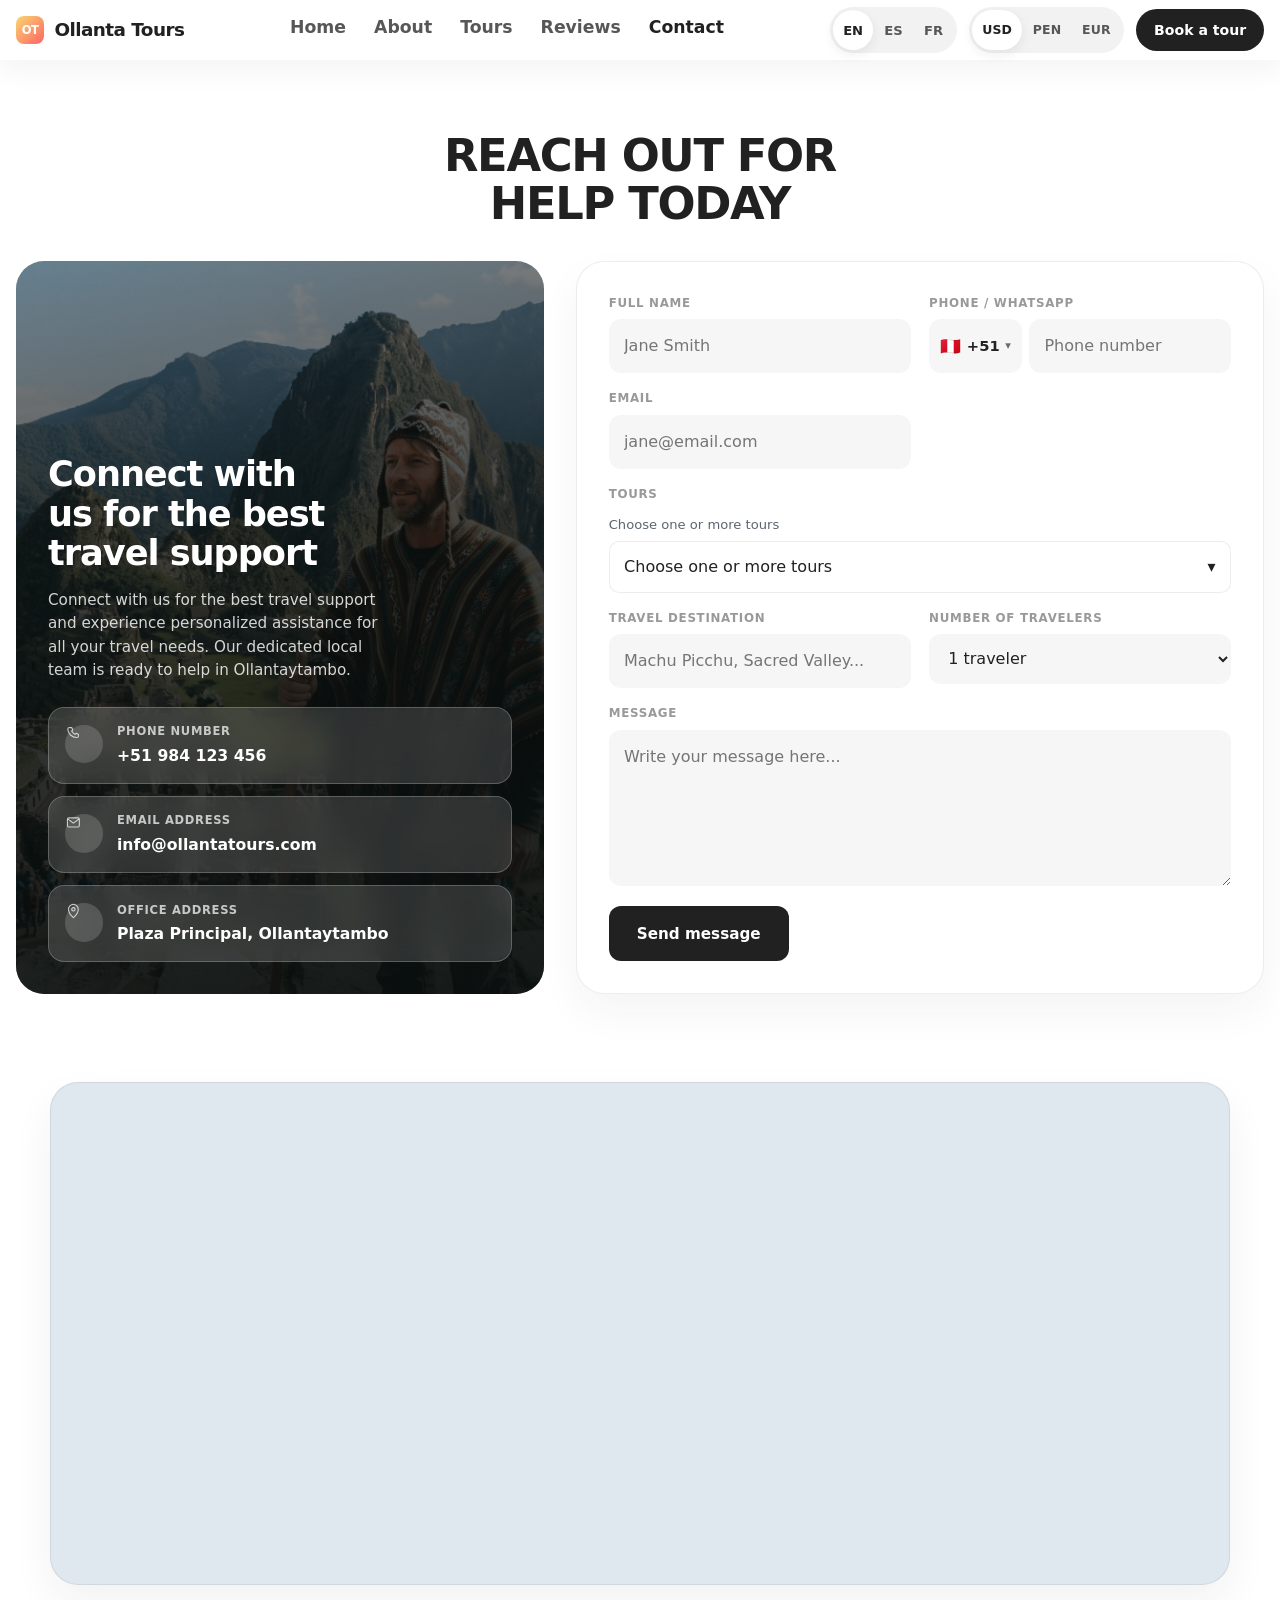
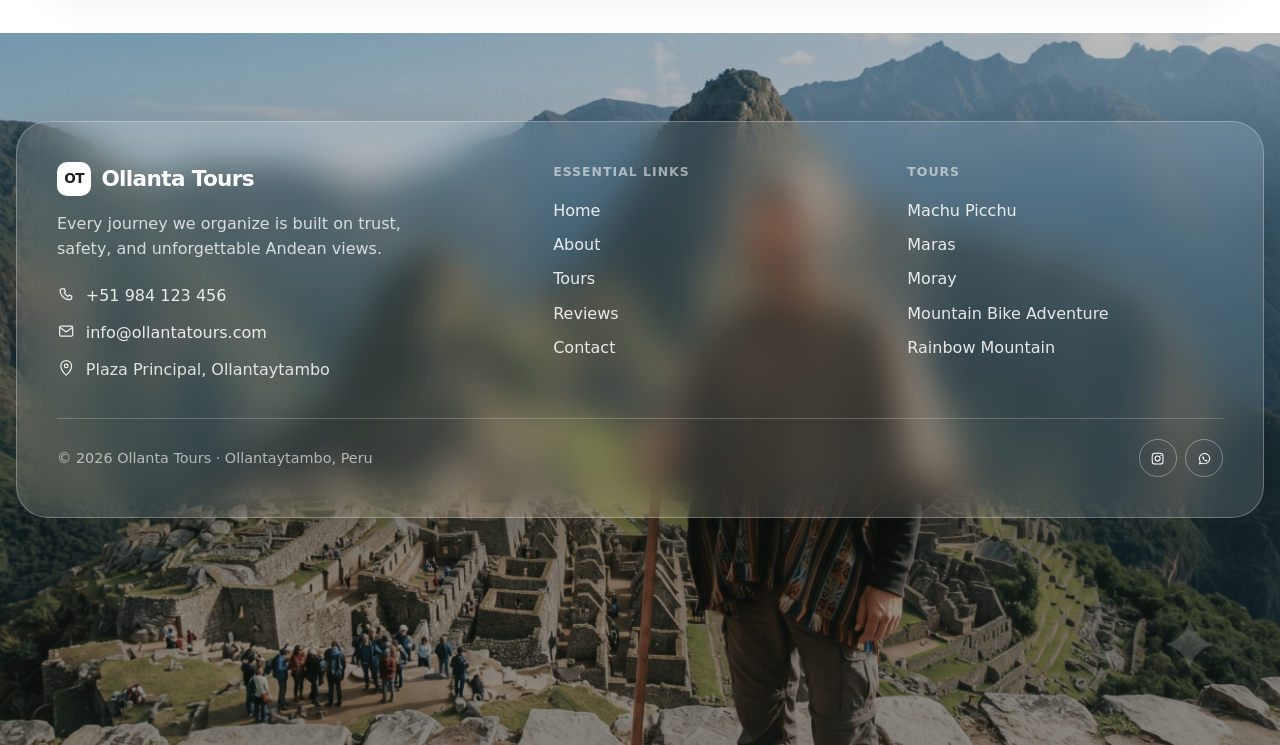
<file: contact.html>
<!DOCTYPE html>
<html lang="en">
  <head>
    <meta charset="UTF-8" />
    <meta name="viewport" content="width=device-width, initial-scale=1.0" />
    <meta
      name="description"
      data-i18n-content="meta.contact.description"
      content="Contact Ollanta Tours for tour planning and travel support in Ollantaytambo and the Sacred Valley."
    />
    <title data-i18n="meta.contact.title">Contact — Ollanta Tours</title>
    <link rel="stylesheet" href="styles.css" />
  </head>
  <body data-page="contact">
    <header class="site-header scrolled">
      <div class="container header-inner">
        <a class="logo" href="index.html">
          <span class="logo-mark">OT</span>
          <span data-i18n="brand">Ollanta Tours</span>
        </a>
        <nav
          class="nav-desktop"
          aria-label="Main navigation"
          data-i18n-aria-label="a11y.mainNavigation"
        >
          <a href="index.html" data-i18n="nav.home">Home</a>
          <a href="about.html" data-i18n="nav.about">About</a>
          <a href="destinations.html" data-i18n="nav.destinations">Tours</a>
          <a href="testimonials.html" data-i18n="nav.testimonials">Reviews</a>
          <a href="contact.html" class="active" data-i18n="nav.contact">Contact</a>
        </nav>
        <div class="header-actions">
          <div class="lang-switch" aria-label="Language" data-i18n-aria-label="a11y.language">
            <button type="button" data-lang="en">EN</button>
            <button type="button" data-lang="es">ES</button>
            <button type="button" data-lang="fr">FR</button>
          </div>
          <a class="btn btn-primary btn-pill" href="booking.html" data-i18n="nav.book">Book a tour</a>
          <button
            class="nav-toggle"
            type="button"
            aria-label="Menu"
            data-i18n-aria-label="a11y.menu"
          >
            ☰
          </button>
        </div>
      </div>
      <nav
        class="nav-mobile"
        aria-label="Mobile navigation"
        data-i18n-aria-label="a11y.mobileNavigation"
      >
        <a href="index.html" data-i18n="nav.home">Home</a>
        <a href="about.html" data-i18n="nav.about">About</a>
        <a href="destinations.html" data-i18n="nav.destinations">Tours</a>
        <a href="testimonials.html" data-i18n="nav.testimonials">Reviews</a>
        <a href="contact.html" data-i18n="nav.contact">Contact</a>
        <a class="nav-mobile-book btn btn-primary btn-pill" href="booking.html" data-i18n="nav.book">Book a tour</a>
      </nav>
    </header>

    <main>
      <section class="page-hero page-hero-centered contact-page-hero">
        <div class="container">
          <div class="page-hero-head">
            <h1 data-i18n="pages.contactTitle">Reach out for help today</h1>
          </div>
        </div>
      </section>

      <section class="section contact-section">
        <div class="container contact-layout">
          <aside class="contact-info-panel">
            <div class="contact-info-shade" aria-hidden="true"></div>
            <div class="contact-info-content">
              <h2 data-i18n="pages.contactPanelTitle">
                Connect with us for the best travel support
              </h2>
              <p data-i18n="pages.contactPanelText">
                Connect with us for the best travel support and experience personalized assistance
                for all your travel needs. Our dedicated team is here in Ollantaytambo.
              </p>

              <div class="contact-info-list">
                <article class="contact-info-item">
                  <span class="contact-info-icon" aria-hidden="true">
                    <svg viewBox="0 0 24 24" fill="none">
                      <path
                        d="M7.2 3.8h2.6l1.2 3.4-1.5 1.5a11.8 11.8 0 0 0 4.8 4.8l1.5-1.5 3.4 1.2v2.6c0 1.1-.9 2-2 2C9.8 18 4 12.2 4 5.8c0-1.1.9-2 2-2.2h1.2Z"
                        stroke="currentColor"
                        stroke-width="1.6"
                        stroke-linejoin="round"
                      />
                    </svg>
                  </span>
                  <div>
                    <span data-i18n="pages.phoneLabel">Phone number</span>
                    <a href="tel:+51984123456">+51 984 123 456</a>
                  </div>
                </article>

                <article class="contact-info-item">
                  <span class="contact-info-icon" aria-hidden="true">
                    <svg viewBox="0 0 24 24" fill="none">
                      <rect x="3.5" y="5.5" width="17" height="13" rx="2" stroke="currentColor" stroke-width="1.6" />
                      <path
                        d="m4.5 7.5 7.5 5.5 7.5-5.5"
                        stroke="currentColor"
                        stroke-width="1.6"
                        stroke-linecap="round"
                        stroke-linejoin="round"
                      />
                    </svg>
                  </span>
                  <div>
                    <span data-i18n="pages.emailLabel">Email address</span>
                    <a href="mailto:info@ollantatours.com">info@ollantatours.com</a>
                  </div>
                </article>

                <article class="contact-info-item">
                  <span class="contact-info-icon" aria-hidden="true">
                    <svg viewBox="0 0 24 24" fill="none">
                      <path
                        d="M12 21s7-6.1 7-12A7 7 0 0 0 5 9c0 5.9 7 12 7 12Z"
                        stroke="currentColor"
                        stroke-width="1.6"
                      />
                      <circle cx="12" cy="9" r="2.4" stroke="currentColor" stroke-width="1.6" />
                    </svg>
                  </span>
                  <div>
                    <span data-i18n="pages.officeLabel">Office address</span>
                    <strong data-i18n="pages.address">Plaza Principal, Ollantaytambo</strong>
                  </div>
                </article>
              </div>
            </div>
          </aside>

          <form class="contact-form-panel" data-booking-form data-tours-optional id="contact-form">
            <div class="contact-form-grid">
              <div class="contact-field">
                <label for="contact-name" data-i18n="booking.name">Full name</label>
                <input
                  id="contact-name"
                  name="fullName"
                  autocomplete="name"
                  required
                  placeholder="Jane Smith"
                  data-i18n-placeholder="pages.contactNamePlaceholder"
                />
              </div>

              <div class="contact-field" data-phone-mount></div>

              <div class="contact-field">
                <label for="contact-email" data-i18n="booking.email">Email</label>
                <input
                  id="contact-email"
                  name="email"
                  type="email"
                  autocomplete="email"
                  required
                  placeholder="jane@email.com"
                  data-i18n-placeholder="pages.contactEmailPlaceholder"
                />
              </div>

              <div class="contact-field contact-field-full">
                <label for="contact-tours" data-i18n="booking.destination">Tours</label>
                <select
                  id="contact-tours"
                  data-tour-select
                  data-multi-tour
                  name="tours"
                  multiple
                ></select>
              </div>

              <div class="contact-field">
                <label for="contact-destination" data-i18n="pages.contactDestination">
                  Travel destination
                </label>
                <input
                  id="contact-destination"
                  name="destination"
                  placeholder="Machu Picchu, Sacred Valley..."
                  data-i18n-placeholder="pages.contactDestinationPlaceholder"
                />
              </div>

              <div class="contact-field">
                <label for="contact-travelers" data-i18n="booking.travelers">
                  Number of travelers
                </label>
                <select id="contact-travelers" name="travelers" data-travelers-select></select>
              </div>

              <div class="contact-field contact-field-full">
                <label for="contact-message" data-i18n="booking.message">Message</label>
                <textarea
                  id="contact-message"
                  name="message"
                  rows="5"
                  placeholder="Write your message here..."
                  data-i18n-placeholder="pages.contactMessagePlaceholder"
                ></textarea>
              </div>
            </div>

            <button class="btn btn-primary contact-submit" type="submit" data-i18n="pages.contactSubmit">
              Send message
            </button>
          </form>
        </div>
      </section>

      <section
        class="contact-map-section"
        aria-label="Office location map"
        data-i18n-aria-label="pages.contactMapTitle"
      >
        <div class="contact-map-frame">
          <iframe
            title="Ollanta Tours on Plaza Principal, Ollantaytambo"
            data-i18n-title="pages.contactMapTitle"
            src="https://www.google.com/maps?q=Plaza+de+Armas,+Ollantaytambo,+Peru&hl=en&z=17&output=embed"
            loading="lazy"
            referrerpolicy="no-referrer-when-downgrade"
            allowfullscreen
          ></iframe>
        </div>
      </section>
    </main>

    <footer class="site-footer" data-footer-stage>
      <div class="footer-backdrop" aria-hidden="true"></div>
      <div class="container footer-stage">
        <div class="footer-panel">
          <div class="footer-grid">
            <div class="footer-brand">
              <a class="logo" href="index.html">
                <span class="logo-mark">OT</span>
                <span data-i18n="brand">Ollanta Tours</span>
              </a>
              <p data-i18n="footer.tagline">
                Every journey we organize is built on trust, safety, and unforgettable Andean views.
              </p>
              <ul class="footer-contacts">
                <li>
                  <span class="footer-contact-icon" aria-hidden="true">
                    <svg viewBox="0 0 24 24" fill="none"><path d="M7.2 3.8h2.6l1.2 3.4-1.5 1.5a11.8 11.8 0 0 0 4.8 4.8l1.5-1.5 3.4 1.2v2.6c0 1.1-.9 2-2 2C9.8 18 4 12.2 4 5.8c0-1.1.9-2 2-2.2h1.2Z" stroke="currentColor" stroke-width="1.6" stroke-linejoin="round"/></svg>
                  </span>
                  <a href="tel:+51984123456">+51 984 123 456</a>
                </li>
                <li>
                  <span class="footer-contact-icon" aria-hidden="true">
                    <svg viewBox="0 0 24 24" fill="none"><rect x="3.5" y="5.5" width="17" height="13" rx="2" stroke="currentColor" stroke-width="1.6"/><path d="m4.5 7.5 7.5 5.5 7.5-5.5" stroke="currentColor" stroke-width="1.6" stroke-linecap="round" stroke-linejoin="round"/></svg>
                  </span>
                  <a href="mailto:info@ollantatours.com">info@ollantatours.com</a>
                </li>
                <li>
                  <span class="footer-contact-icon" aria-hidden="true">
                    <svg viewBox="0 0 24 24" fill="none"><path d="M12 21s7-6.1 7-12A7 7 0 0 0 5 9c0 5.9 7 12 7 12Z" stroke="currentColor" stroke-width="1.6"/><circle cx="12" cy="9" r="2.4" stroke="currentColor" stroke-width="1.6"/></svg>
                  </span>
                  <span data-i18n="pages.address">Plaza Principal, Ollantaytambo</span>
                </li>
              </ul>
            </div>
            <div>
              <h4 data-i18n="footer.essential">Essential links</h4>
              <nav aria-label="Footer essential links">
                <a href="index.html" data-i18n="nav.home">Home</a>
                <a href="about.html" data-i18n="nav.about">About</a>
                <a href="destinations.html" data-i18n="nav.destinations">Tours</a>
                <a href="testimonials.html" data-i18n="nav.testimonials">Reviews</a>
                <a href="contact.html" data-i18n="nav.contact">Contact</a>
              </nav>
            </div>
            <div>
              <h4 data-i18n="footer.destinations">Tours</h4>
              <nav aria-label="Footer tours">
                <a href="destination-machu-picchu.html" data-i18n="tours.machu-picchu.name">Machu Picchu</a>
                <a href="destination-rainbow-mountain.html" data-i18n="tours.rainbow-mountain.name">Rainbow Mountain</a>
                <a href="destination-maras.html" data-i18n="tours.maras.name">Maras</a>
                <a href="destination-moray.html" data-i18n="tours.moray.name">Moray</a>
                <a href="destination-mountain-bike.html" data-i18n="tours.mountain-bike.name">Mountain Bike Adventure</a>
              </nav>
            </div>
          </div>
          <div class="footer-bottom">
            <span data-i18n="footer.rights">© 2026 Ollanta Tours · Ollantaytambo, Peru</span>
            <div class="footer-social" aria-label="Social links">
              <a href="https://www.instagram.com/" target="_blank" rel="noopener noreferrer" aria-label="Instagram">
                <svg viewBox="0 0 24 24" fill="none" aria-hidden="true"><rect x="3.5" y="3.5" width="17" height="17" rx="4.5" stroke="currentColor" stroke-width="1.6"/><circle cx="12" cy="12" r="4" stroke="currentColor" stroke-width="1.6"/><circle cx="17.2" cy="6.8" r="1" fill="currentColor"/></svg>
              </a>
              <a href="https://wa.me/51984123456" target="_blank" rel="noopener noreferrer" aria-label="WhatsApp">
                <svg viewBox="0 0 24 24" fill="none" aria-hidden="true"><path d="M12 3.8a8.2 8.2 0 0 0-7 12.5L4 20.2l3.9-1a8.2 8.2 0 1 0 4.1-15.4Z" stroke="currentColor" stroke-width="1.6"/><path d="M9.2 9.4c.2-.4.4-.4.7-.4h.5c.2 0 .4.1.5.4l.7 1.7c.1.2 0 .5-.2.6l-.4.4c-.1.1-.1.3 0 .5.4.7 1.1 1.4 1.9 1.8.2.1.4.1.5 0l.5-.5c.2-.2.4-.2.6-.1l1.6.7c.3.1.4.3.4.5v.6c0 .3-.1.5-.4.6-.5.3-1.2.4-1.9.2-2-.5-3.7-1.9-4.8-3.7-1-1.6-1.2-3.3-.7-4.8.1-.3.3-.5.5-.6Z" fill="currentColor"/></svg>
              </a>
            </div>
          </div>
        </div>
        <p class="footer-watermark" aria-hidden="true" data-i18n="brand">Ollanta Tours</p>
      </div>
    </footer>

    <script src="phone-countries.js"></script>
    <script src="script.js"></script>
    <script src="effects.js"></script>
  </body>
</html>
</file>
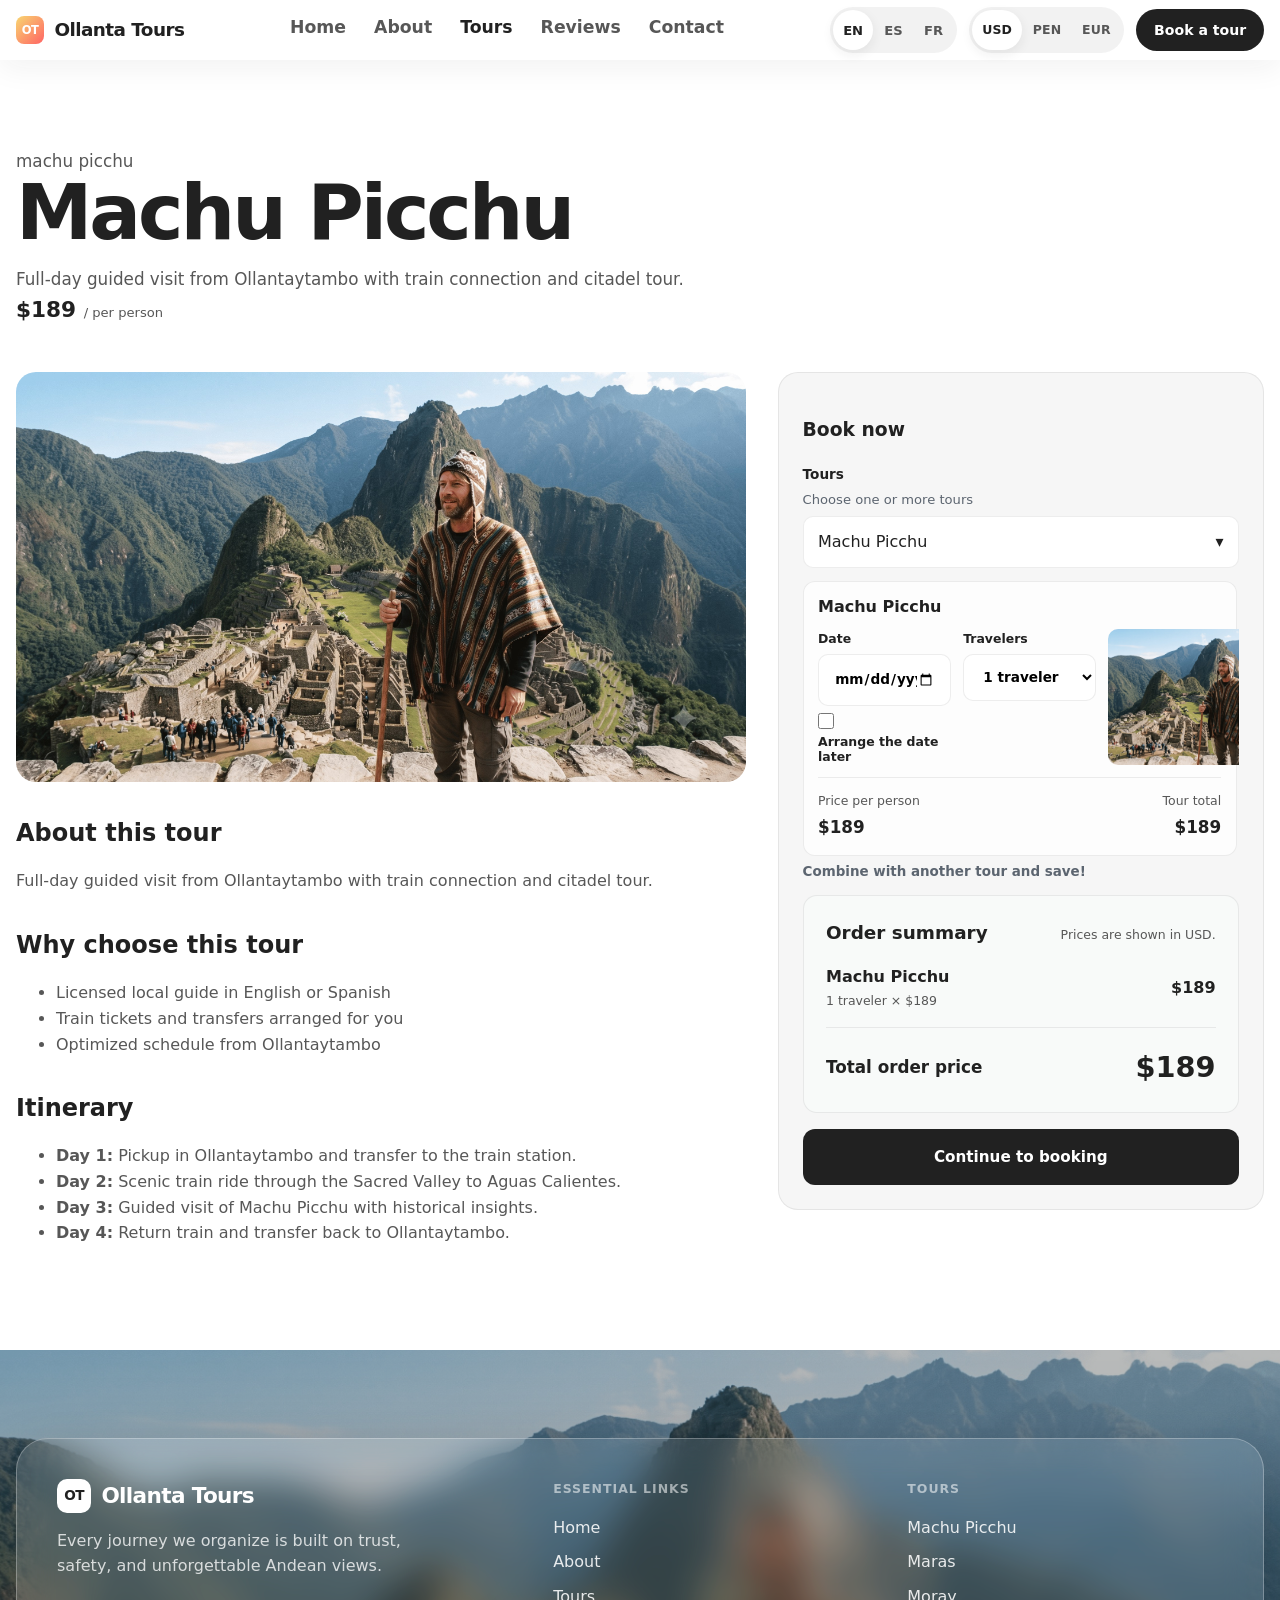
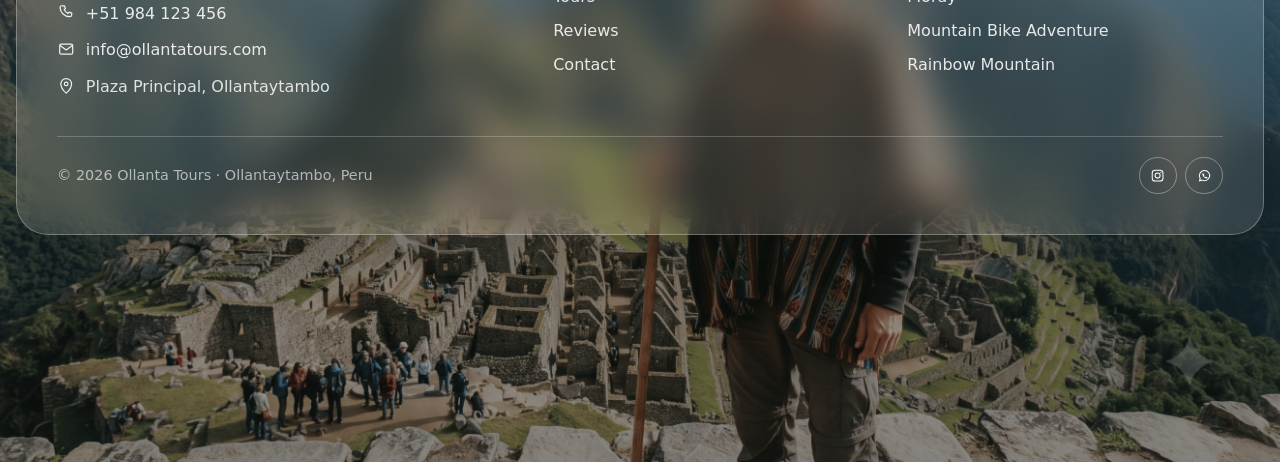
<file: destination-machu-picchu.html>
<!DOCTYPE html>
<html lang="en">
  <head>
    <meta charset="UTF-8" />
    <meta name="viewport" content="width=device-width, initial-scale=1.0" />
    <meta name="description" data-i18n-content="meta.machuPicchu.description" content="Book a full-day Machu Picchu tour from Ollantaytambo with train connections, transfers, and a licensed local guide." />
    <title data-i18n="meta.machuPicchu.title">Machu Picchu Tour — Ollanta Tours</title>
    <link rel="stylesheet" href="styles.css" />
  </head>
  <body>
    <header class="site-header scrolled">
      <div class="container header-inner">
        <a class="logo" href="index.html"><span class="logo-mark">OT</span><span data-i18n="brand">Ollanta Tours</span></a>
        <nav class="nav-desktop" aria-label="Main navigation" data-i18n-aria-label="a11y.mainNavigation"><a href="index.html" data-i18n="nav.home">Home</a><a href="about.html" data-i18n="nav.about">About</a><a href="destinations.html" class="active" data-i18n="nav.destinations">Tours</a><a href="testimonials.html" data-i18n="nav.testimonials">Reviews</a><a href="contact.html" data-i18n="nav.contact">Contact</a></nav>
        <div class="header-actions"><div class="lang-switch" aria-label="Language" data-i18n-aria-label="a11y.language"><button type="button" data-lang="en">EN</button><button type="button" data-lang="es">ES</button><button type="button" data-lang="fr">FR</button></div><a class="btn btn-primary btn-pill" href="booking.html" data-i18n="nav.book">Book a tour</a><button class="nav-toggle" type="button" aria-label="Menu" data-i18n-aria-label="a11y.menu">☰</button></div>
      </div>
      <nav class="nav-mobile" aria-label="Mobile navigation" data-i18n-aria-label="a11y.mobileNavigation"><a href="index.html" data-i18n="nav.home">Home</a><a href="about.html" data-i18n="nav.about">About</a><a href="destinations.html" data-i18n="nav.destinations">Tours</a><a href="testimonials.html" data-i18n="nav.testimonials">Reviews</a><a href="contact.html" data-i18n="nav.contact">Contact</a><a class="nav-mobile-book btn btn-primary btn-pill" href="booking.html" data-i18n="nav.book">Book a tour</a></nav>
    </header>
    <main data-tour-detail="machu-picchu">
      <section class="page-hero"><div class="container"><p class="eyebrow" data-detail-location>Machu Picchu</p><h1 data-detail-title>Machu Picchu</h1><p data-detail-short>Full-day guided visit from Ollantaytambo with train connection and citadel tour.</p><div class="tour-price" data-detail-price>$189 <small>/ per person</small></div></div></section>
      <section class="section"><div class="container detail-layout"><div class="detail-content"><div class="detail-gallery" data-detail-gallery data-count="1"></div><h2 data-i18n="pages.aboutTour">About this tour</h2><p data-detail-short>Full-day guided visit from Ollantaytambo with train connection and citadel tour.</p><h2 data-i18n="pages.whyTour">Why choose this tour</h2><ul><li data-i18n="tours.machu-picchu.benefit1">Licensed local guide in English or Spanish</li><li data-i18n="tours.machu-picchu.benefit2">Train tickets and transfers arranged for you</li><li data-i18n="tours.machu-picchu.benefit3">Optimized schedule from Ollantaytambo</li></ul><h2 data-i18n="pages.itinerary">Itinerary</h2><ul data-detail-itinerary></ul></div><form class="booking-panel detail-booking-panel" data-booking-form data-order-entry>
              <h3 data-i18n="pages.bookNow">Book now</h3>
              <label data-i18n="booking.destination">Tours</label>
              <select data-tour-select data-multi-tour name="tours" multiple></select>
              <p class="detail-combine-hint" data-i18n="booking.combineSave">Combine with another tour and save!</p>
              <section
                class="order-price-summary"
                data-order-price-summary
                aria-live="polite"
                hidden
              >
                <div class="order-summary-heading">
                  <h3 data-i18n="booking.orderSummary">Order summary</h3>
                  <small data-i18n="booking.pricesInCurrency">Prices are shown in USD.</small>
                </div>
                <div class="order-summary-lines" data-order-summary-lines></div>
                <div class="order-grand-total">
                  <span data-i18n="booking.totalOrder">Total order price</span>
                  <strong data-order-grand-total>$0</strong>
                </div>
              </section>
              <button class="btn btn-primary" style="width:100%;margin-top:1rem" type="submit" data-i18n="booking.continueBooking">
                Continue to booking
              </button>
            </form></div></section>
    </main>
    <footer class="site-footer" data-footer-stage>
      <div class="footer-backdrop" aria-hidden="true"></div>
      <div class="container footer-stage">
        <div class="footer-panel">
          <div class="footer-grid">
            <div class="footer-brand">
              <a class="logo" href="index.html">
                <span class="logo-mark">OT</span>
                <span data-i18n="brand">Ollanta Tours</span>
              </a>
              <p data-i18n="footer.tagline">
                Every journey we organize is built on trust, safety, and unforgettable Andean views.
              </p>
              <ul class="footer-contacts">
                <li>
                  <span class="footer-contact-icon" aria-hidden="true">
                    <svg viewBox="0 0 24 24" fill="none"><path d="M7.2 3.8h2.6l1.2 3.4-1.5 1.5a11.8 11.8 0 0 0 4.8 4.8l1.5-1.5 3.4 1.2v2.6c0 1.1-.9 2-2 2C9.8 18 4 12.2 4 5.8c0-1.1.9-2 2-2.2h1.2Z" stroke="currentColor" stroke-width="1.6" stroke-linejoin="round"/></svg>
                  </span>
                  <a href="tel:+51984123456">+51 984 123 456</a>
                </li>
                <li>
                  <span class="footer-contact-icon" aria-hidden="true">
                    <svg viewBox="0 0 24 24" fill="none"><rect x="3.5" y="5.5" width="17" height="13" rx="2" stroke="currentColor" stroke-width="1.6"/><path d="m4.5 7.5 7.5 5.5 7.5-5.5" stroke="currentColor" stroke-width="1.6" stroke-linecap="round" stroke-linejoin="round"/></svg>
                  </span>
                  <a href="mailto:info@ollantatours.com">info@ollantatours.com</a>
                </li>
                <li>
                  <span class="footer-contact-icon" aria-hidden="true">
                    <svg viewBox="0 0 24 24" fill="none"><path d="M12 21s7-6.1 7-12A7 7 0 0 0 5 9c0 5.9 7 12 7 12Z" stroke="currentColor" stroke-width="1.6"/><circle cx="12" cy="9" r="2.4" stroke="currentColor" stroke-width="1.6"/></svg>
                  </span>
                  <span data-i18n="pages.address">Plaza Principal, Ollantaytambo, Cusco, Peru</span>
                </li>
              </ul>
            </div>
            <div>
              <h4 data-i18n="footer.essential">Essential links</h4>
              <nav aria-label="Footer essential links">
                <a href="index.html" data-i18n="nav.home">Home</a>
                <a href="about.html" data-i18n="nav.about">About</a>
                <a href="destinations.html" data-i18n="nav.destinations">Tours</a>
                <a href="testimonials.html" data-i18n="nav.testimonials">Reviews</a>
                <a href="contact.html" data-i18n="nav.contact">Contact</a>
              </nav>
            </div>
            <div>
              <h4 data-i18n="footer.destinations">Tours</h4>
              <nav aria-label="Footer tours">
                <a href="destination-machu-picchu.html" data-i18n="tours.machu-picchu.name">Machu Picchu</a>
                <a href="destination-rainbow-mountain.html" data-i18n="tours.rainbow-mountain.name">Rainbow Mountain</a>
                <a href="destination-maras.html" data-i18n="tours.maras.name">Maras</a>
                <a href="destination-moray.html" data-i18n="tours.moray.name">Moray</a>
                <a href="destination-mountain-bike.html" data-i18n="tours.mountain-bike.name">Mountain Bike Adventure</a>
              </nav>
            </div>
          </div>
          <div class="footer-bottom">
            <span data-i18n="footer.rights">© 2026 Ollanta Tours · Ollantaytambo, Peru</span>
            <div class="footer-social" aria-label="Social links">
              <a href="https://www.instagram.com/" target="_blank" rel="noopener noreferrer" aria-label="Instagram">
                <svg viewBox="0 0 24 24" fill="none" aria-hidden="true"><rect x="3.5" y="3.5" width="17" height="17" rx="4.5" stroke="currentColor" stroke-width="1.6"/><circle cx="12" cy="12" r="4" stroke="currentColor" stroke-width="1.6"/><circle cx="17.2" cy="6.8" r="1" fill="currentColor"/></svg>
              </a>
              <a href="https://wa.me/51984123456" target="_blank" rel="noopener noreferrer" aria-label="WhatsApp">
                <svg viewBox="0 0 24 24" fill="none" aria-hidden="true"><path d="M12 3.8a8.2 8.2 0 0 0-7 12.5L4 20.2l3.9-1a8.2 8.2 0 1 0 4.1-15.4Z" stroke="currentColor" stroke-width="1.6"/><path d="M9.2 9.4c.2-.4.4-.4.7-.4h.5c.2 0 .4.1.5.4l.7 1.7c.1.2 0 .5-.2.6l-.4.4c-.1.1-.1.3 0 .5.4.7 1.1 1.4 1.9 1.8.2.1.4.1.5 0l.5-.5c.2-.2.4-.2.6-.1l1.6.7c.3.1.4.3.4.5v.6c0 .3-.1.5-.4.6-.5.3-1.2.4-1.9.2-2-.5-3.7-1.9-4.8-3.7-1-1.6-1.2-3.3-.7-4.8.1-.3.3-.5.5-.6Z" fill="currentColor"/></svg>
              </a>
            </div>
          </div>
        </div>
        <p class="footer-watermark" aria-hidden="true" data-i18n="brand">Ollanta Tours</p>
      </div>
    </footer>
    <script src="phone-countries.js"></script>
    <script src="script.js"></script>
  </body>
</html>
</file>
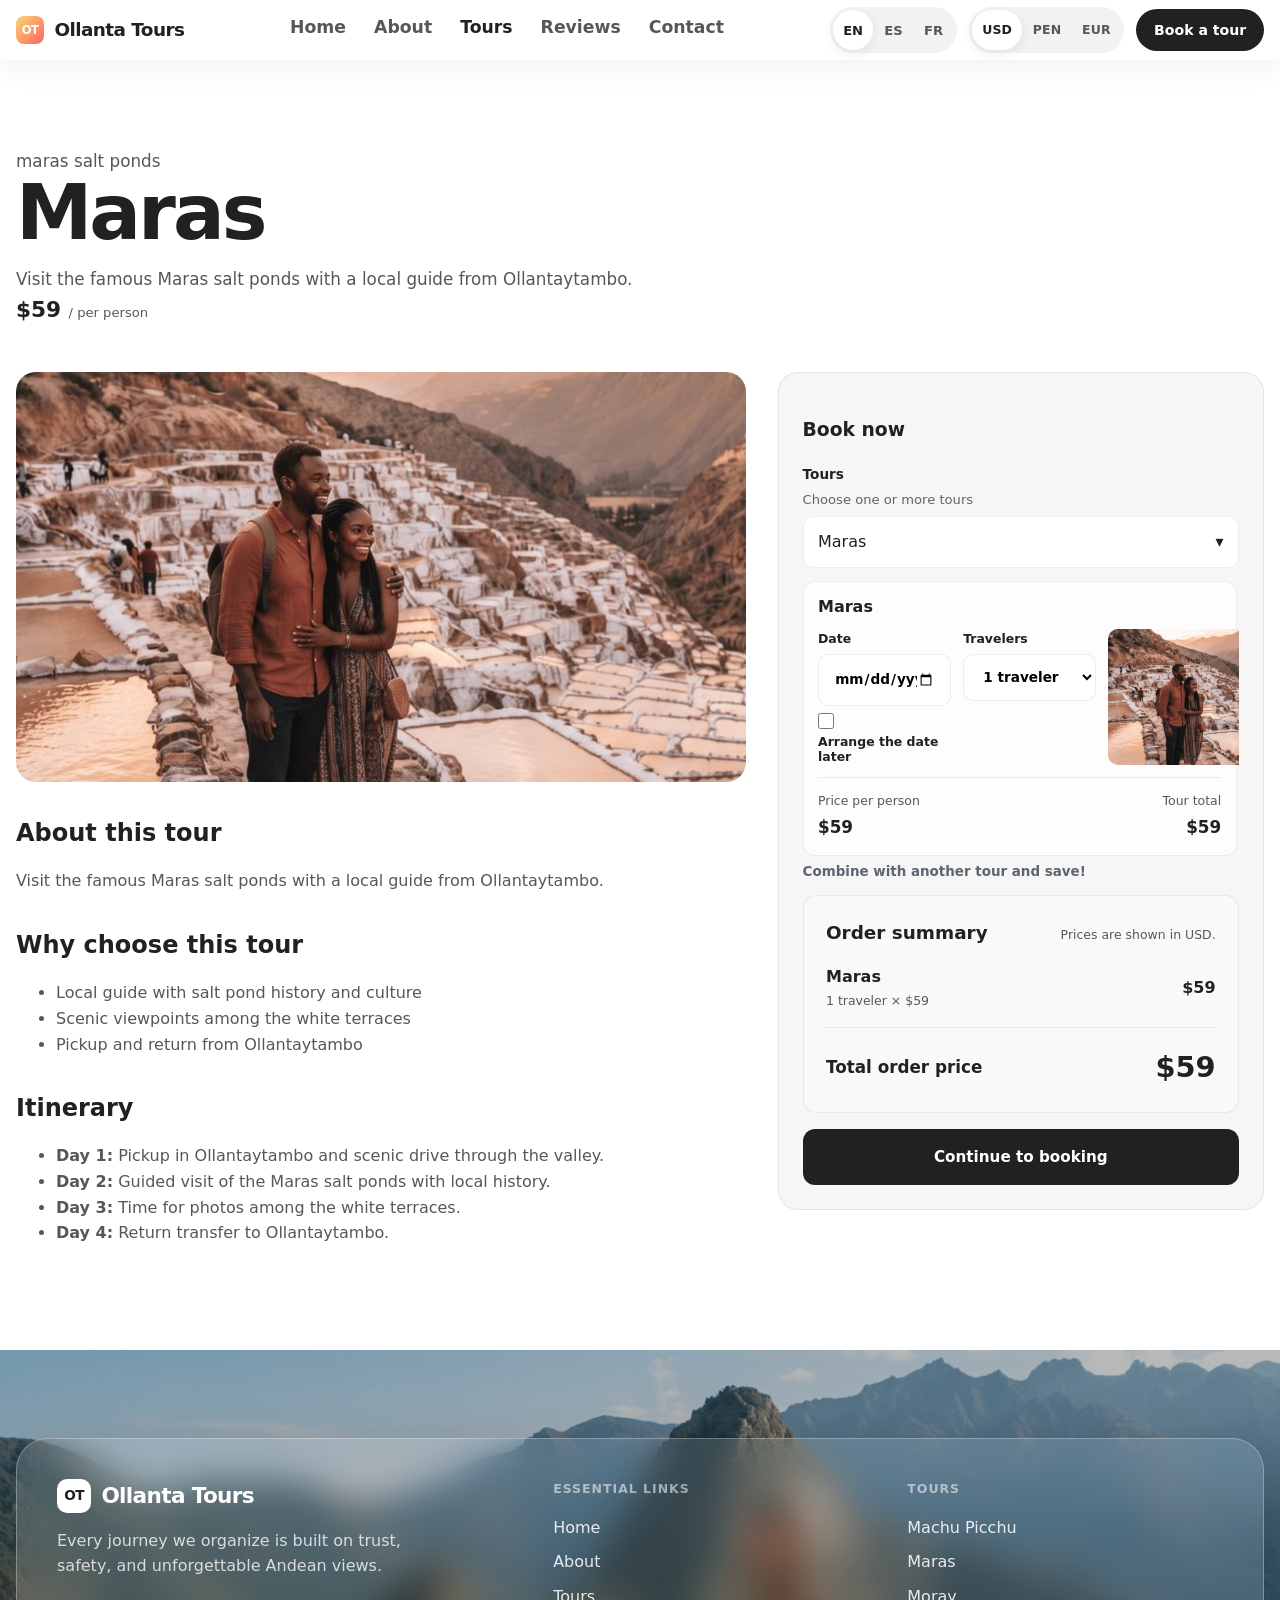
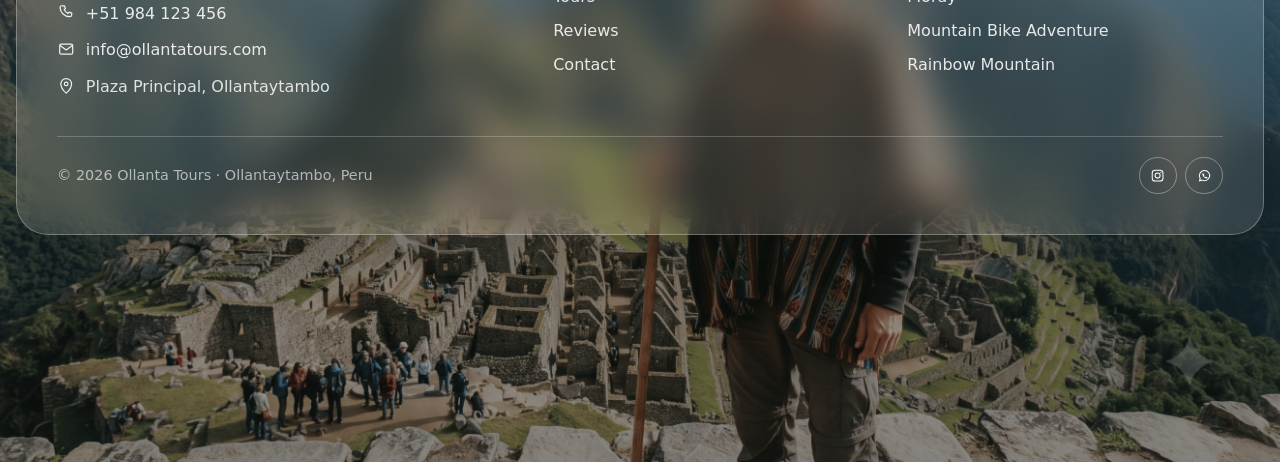
<file: destination-maras.html>
<!DOCTYPE html>
<html lang="en">
  <head>
    <meta charset="UTF-8" />
    <meta name="viewport" content="width=device-width, initial-scale=1.0" />
    <meta name="description" data-i18n-content="meta.maras.description" content="Visit the Maras salt ponds from Ollantaytambo with a local guide, scenic viewpoints, and return transport." />
    <title data-i18n="meta.maras.title">Maras Tour — Ollanta Tours</title>
    <link rel="stylesheet" href="styles.css" />
  </head>
  <body>
    <header class="site-header scrolled">
      <div class="container header-inner">
        <a class="logo" href="index.html"><span class="logo-mark">OT</span><span data-i18n="brand">Ollanta Tours</span></a>
        <nav class="nav-desktop" aria-label="Main navigation" data-i18n-aria-label="a11y.mainNavigation"><a href="index.html" data-i18n="nav.home">Home</a><a href="about.html" data-i18n="nav.about">About</a><a href="destinations.html" class="active" data-i18n="nav.destinations">Tours</a><a href="testimonials.html" data-i18n="nav.testimonials">Reviews</a><a href="contact.html" data-i18n="nav.contact">Contact</a></nav>
        <div class="header-actions"><div class="lang-switch" aria-label="Language" data-i18n-aria-label="a11y.language"><button type="button" data-lang="en">EN</button><button type="button" data-lang="es">ES</button><button type="button" data-lang="fr">FR</button></div><a class="btn btn-primary btn-pill" href="booking.html" data-i18n="nav.book">Book a tour</a><button class="nav-toggle" type="button" aria-label="Menu" data-i18n-aria-label="a11y.menu">☰</button></div>
      </div>
      <nav class="nav-mobile" aria-label="Mobile navigation" data-i18n-aria-label="a11y.mobileNavigation"><a href="index.html" data-i18n="nav.home">Home</a><a href="about.html" data-i18n="nav.about">About</a><a href="destinations.html" data-i18n="nav.destinations">Tours</a><a href="testimonials.html" data-i18n="nav.testimonials">Reviews</a><a href="contact.html" data-i18n="nav.contact">Contact</a><a class="nav-mobile-book btn btn-primary btn-pill" href="booking.html" data-i18n="nav.book">Book a tour</a></nav>
    </header>
    <main data-tour-detail="maras">
      <section class="page-hero"><div class="container"><p class="eyebrow" data-detail-location>Maras Salt Ponds</p><h1 data-detail-title>Maras</h1><p data-detail-short>Visit the famous Maras salt ponds with a local guide from Ollantaytambo.</p><div class="tour-price" data-detail-price>$59 <small>/ per person</small></div></div></section>
      <section class="section"><div class="container detail-layout"><div class="detail-content"><div class="detail-gallery" data-detail-gallery data-count="1"></div><h2 data-i18n="pages.aboutTour">About this tour</h2><p data-detail-short>Visit the famous Maras salt ponds with a local guide from Ollantaytambo.</p><h2 data-i18n="pages.whyTour">Why choose this tour</h2><ul><li data-i18n="tours.maras.benefit1">Local guide with salt pond history and culture</li><li data-i18n="tours.maras.benefit2">Scenic viewpoints among the white terraces</li><li data-i18n="tours.maras.benefit3">Pickup and return from Ollantaytambo</li></ul><h2 data-i18n="pages.itinerary">Itinerary</h2><ul data-detail-itinerary></ul></div><form class="booking-panel detail-booking-panel" data-booking-form data-order-entry>
              <h3 data-i18n="pages.bookNow">Book now</h3>
              <label data-i18n="booking.destination">Tours</label>
              <select data-tour-select data-multi-tour name="tours" multiple></select>
              <p class="detail-combine-hint" data-i18n="booking.combineSave">Combine with another tour and save!</p>
              <section
                class="order-price-summary"
                data-order-price-summary
                aria-live="polite"
                hidden
              >
                <div class="order-summary-heading">
                  <h3 data-i18n="booking.orderSummary">Order summary</h3>
                  <small data-i18n="booking.pricesInCurrency">Prices are shown in USD.</small>
                </div>
                <div class="order-summary-lines" data-order-summary-lines></div>
                <div class="order-grand-total">
                  <span data-i18n="booking.totalOrder">Total order price</span>
                  <strong data-order-grand-total>$0</strong>
                </div>
              </section>
              <button class="btn btn-primary" style="width:100%;margin-top:1rem" type="submit" data-i18n="booking.continueBooking">
                Continue to booking
              </button>
            </form></div></section>
    </main>
    <footer class="site-footer" data-footer-stage>
      <div class="footer-backdrop" aria-hidden="true"></div>
      <div class="container footer-stage">
        <div class="footer-panel">
          <div class="footer-grid">
            <div class="footer-brand">
              <a class="logo" href="index.html">
                <span class="logo-mark">OT</span>
                <span data-i18n="brand">Ollanta Tours</span>
              </a>
              <p data-i18n="footer.tagline">
                Every journey we organize is built on trust, safety, and unforgettable Andean views.
              </p>
              <ul class="footer-contacts">
                <li>
                  <span class="footer-contact-icon" aria-hidden="true">
                    <svg viewBox="0 0 24 24" fill="none"><path d="M7.2 3.8h2.6l1.2 3.4-1.5 1.5a11.8 11.8 0 0 0 4.8 4.8l1.5-1.5 3.4 1.2v2.6c0 1.1-.9 2-2 2C9.8 18 4 12.2 4 5.8c0-1.1.9-2 2-2.2h1.2Z" stroke="currentColor" stroke-width="1.6" stroke-linejoin="round"/></svg>
                  </span>
                  <a href="tel:+51984123456">+51 984 123 456</a>
                </li>
                <li>
                  <span class="footer-contact-icon" aria-hidden="true">
                    <svg viewBox="0 0 24 24" fill="none"><rect x="3.5" y="5.5" width="17" height="13" rx="2" stroke="currentColor" stroke-width="1.6"/><path d="m4.5 7.5 7.5 5.5 7.5-5.5" stroke="currentColor" stroke-width="1.6" stroke-linecap="round" stroke-linejoin="round"/></svg>
                  </span>
                  <a href="mailto:info@ollantatours.com">info@ollantatours.com</a>
                </li>
                <li>
                  <span class="footer-contact-icon" aria-hidden="true">
                    <svg viewBox="0 0 24 24" fill="none"><path d="M12 21s7-6.1 7-12A7 7 0 0 0 5 9c0 5.9 7 12 7 12Z" stroke="currentColor" stroke-width="1.6"/><circle cx="12" cy="9" r="2.4" stroke="currentColor" stroke-width="1.6"/></svg>
                  </span>
                  <span data-i18n="pages.address">Plaza Principal, Ollantaytambo, Cusco, Peru</span>
                </li>
              </ul>
            </div>
            <div>
              <h4 data-i18n="footer.essential">Essential links</h4>
              <nav aria-label="Footer essential links">
                <a href="index.html" data-i18n="nav.home">Home</a>
                <a href="about.html" data-i18n="nav.about">About</a>
                <a href="destinations.html" data-i18n="nav.destinations">Tours</a>
                <a href="testimonials.html" data-i18n="nav.testimonials">Reviews</a>
                <a href="contact.html" data-i18n="nav.contact">Contact</a>
              </nav>
            </div>
            <div>
              <h4 data-i18n="footer.destinations">Tours</h4>
              <nav aria-label="Footer tours">
                <a href="destination-machu-picchu.html" data-i18n="tours.machu-picchu.name">Machu Picchu</a>
                <a href="destination-rainbow-mountain.html" data-i18n="tours.rainbow-mountain.name">Rainbow Mountain</a>
                <a href="destination-maras.html" data-i18n="tours.maras.name">Maras</a>
                <a href="destination-moray.html" data-i18n="tours.moray.name">Moray</a>
                <a href="destination-mountain-bike.html" data-i18n="tours.mountain-bike.name">Mountain Bike Adventure</a>
              </nav>
            </div>
          </div>
          <div class="footer-bottom">
            <span data-i18n="footer.rights">© 2026 Ollanta Tours · Ollantaytambo, Peru</span>
            <div class="footer-social" aria-label="Social links">
              <a href="https://www.instagram.com/" target="_blank" rel="noopener noreferrer" aria-label="Instagram">
                <svg viewBox="0 0 24 24" fill="none" aria-hidden="true"><rect x="3.5" y="3.5" width="17" height="17" rx="4.5" stroke="currentColor" stroke-width="1.6"/><circle cx="12" cy="12" r="4" stroke="currentColor" stroke-width="1.6"/><circle cx="17.2" cy="6.8" r="1" fill="currentColor"/></svg>
              </a>
              <a href="https://wa.me/51984123456" target="_blank" rel="noopener noreferrer" aria-label="WhatsApp">
                <svg viewBox="0 0 24 24" fill="none" aria-hidden="true"><path d="M12 3.8a8.2 8.2 0 0 0-7 12.5L4 20.2l3.9-1a8.2 8.2 0 1 0 4.1-15.4Z" stroke="currentColor" stroke-width="1.6"/><path d="M9.2 9.4c.2-.4.4-.4.7-.4h.5c.2 0 .4.1.5.4l.7 1.7c.1.2 0 .5-.2.6l-.4.4c-.1.1-.1.3 0 .5.4.7 1.1 1.4 1.9 1.8.2.1.4.1.5 0l.5-.5c.2-.2.4-.2.6-.1l1.6.7c.3.1.4.3.4.5v.6c0 .3-.1.5-.4.6-.5.3-1.2.4-1.9.2-2-.5-3.7-1.9-4.8-3.7-1-1.6-1.2-3.3-.7-4.8.1-.3.3-.5.5-.6Z" fill="currentColor"/></svg>
              </a>
            </div>
          </div>
        </div>
        <p class="footer-watermark" aria-hidden="true" data-i18n="brand">Ollanta Tours</p>
      </div>
    </footer>
    <script src="phone-countries.js"></script>
    <script src="script.js"></script>
  </body>
</html>
</file>
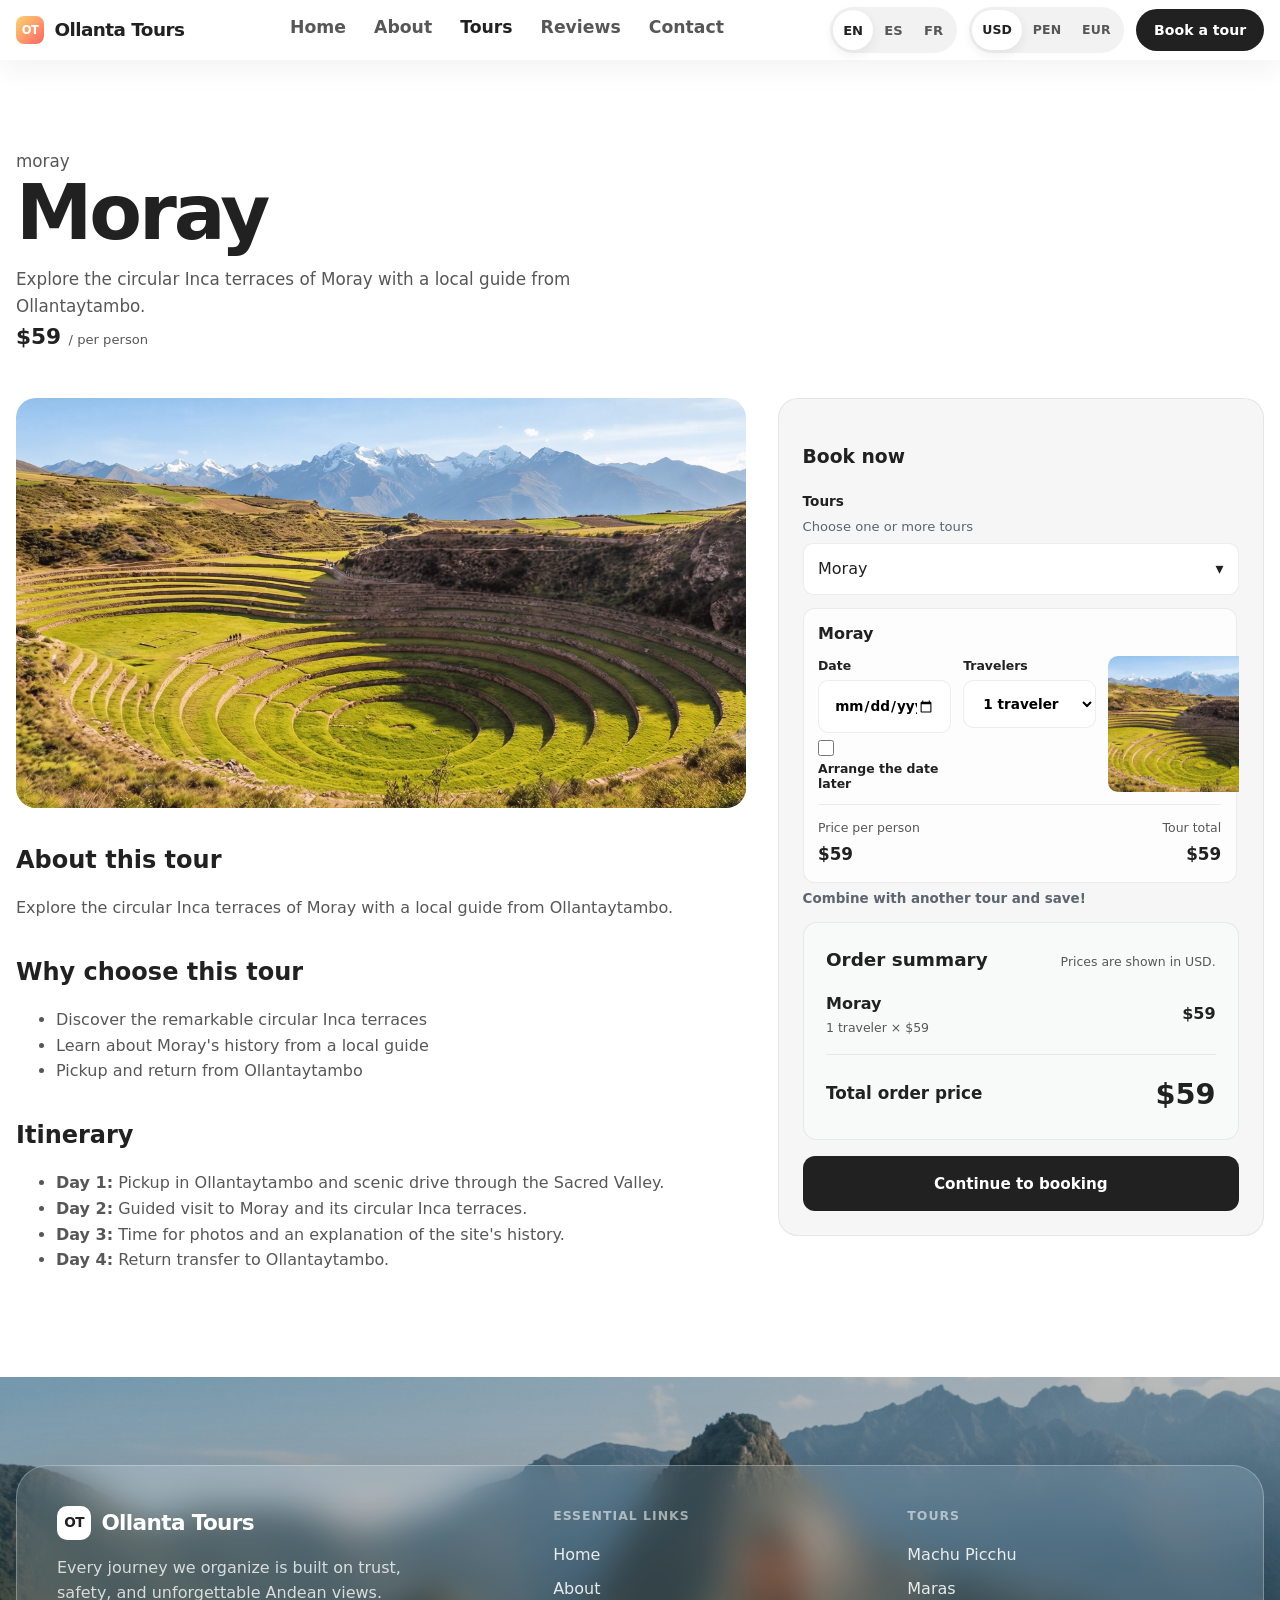
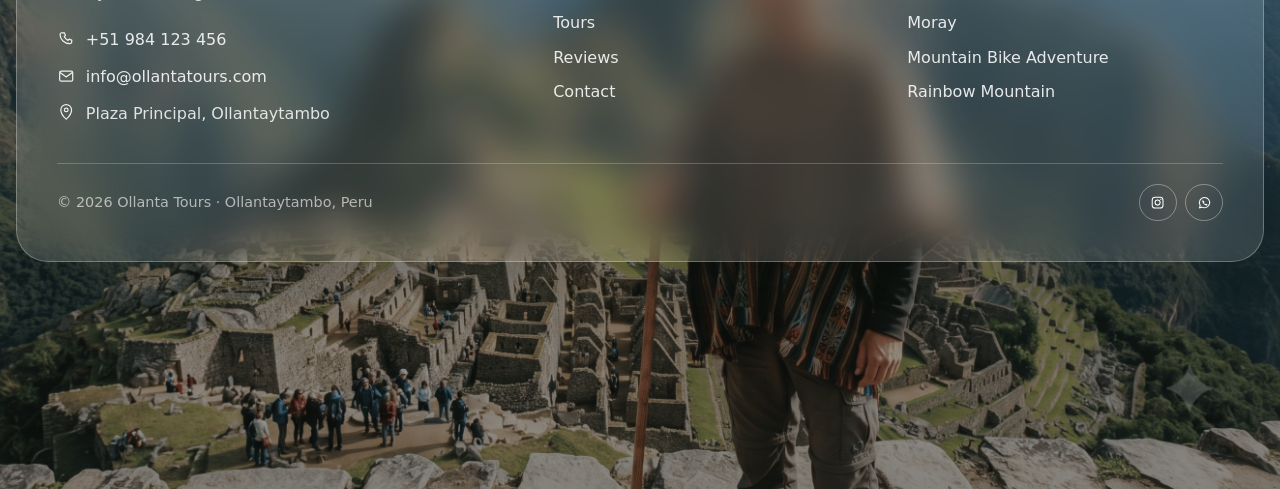
<file: destination-moray.html>
<!DOCTYPE html>
<html lang="en">
  <head>
    <meta charset="UTF-8" />
    <meta name="viewport" content="width=device-width, initial-scale=1.0" />
    <meta name="description" data-i18n-content="meta.moray.description" content="Explore Moray's circular Inca terraces from Ollantaytambo with a local guide and return transport." />
    <title data-i18n="meta.moray.title">Moray Tour — Ollanta Tours</title>
    <link rel="stylesheet" href="styles.css" />
  </head>
  <body>
    <header class="site-header scrolled">
      <div class="container header-inner">
        <a class="logo" href="index.html"><span class="logo-mark">OT</span><span data-i18n="brand">Ollanta Tours</span></a>
        <nav class="nav-desktop" aria-label="Main navigation" data-i18n-aria-label="a11y.mainNavigation"><a href="index.html" data-i18n="nav.home">Home</a><a href="about.html" data-i18n="nav.about">About</a><a href="destinations.html" class="active" data-i18n="nav.destinations">Tours</a><a href="testimonials.html" data-i18n="nav.testimonials">Reviews</a><a href="contact.html" data-i18n="nav.contact">Contact</a></nav>
        <div class="header-actions"><div class="lang-switch" aria-label="Language" data-i18n-aria-label="a11y.language"><button type="button" data-lang="en">EN</button><button type="button" data-lang="es">ES</button><button type="button" data-lang="fr">FR</button></div><a class="btn btn-primary btn-pill" href="booking.html" data-i18n="nav.book">Book a tour</a><button class="nav-toggle" type="button" aria-label="Menu" data-i18n-aria-label="a11y.menu">☰</button></div>
      </div>
      <nav class="nav-mobile" aria-label="Mobile navigation" data-i18n-aria-label="a11y.mobileNavigation"><a href="index.html" data-i18n="nav.home">Home</a><a href="about.html" data-i18n="nav.about">About</a><a href="destinations.html" data-i18n="nav.destinations">Tours</a><a href="testimonials.html" data-i18n="nav.testimonials">Reviews</a><a href="contact.html" data-i18n="nav.contact">Contact</a><a class="nav-mobile-book btn btn-primary btn-pill" href="booking.html" data-i18n="nav.book">Book a tour</a></nav>
    </header>
    <main data-tour-detail="moray">
      <section class="page-hero"><div class="container"><p class="eyebrow" data-detail-location>Moray</p><h1 data-detail-title>Moray</h1><p data-detail-short>Explore the circular Inca terraces of Moray with a local guide from Ollantaytambo.</p><div class="tour-price" data-detail-price>$59 <small>/ per person</small></div></div></section>
      <section class="section"><div class="container detail-layout"><div class="detail-content"><div class="detail-gallery" data-detail-gallery data-count="1"></div><h2 data-i18n="pages.aboutTour">About this tour</h2><p data-detail-short>Explore the circular Inca terraces of Moray with a local guide from Ollantaytambo.</p><h2 data-i18n="pages.whyTour">Why choose this tour</h2><ul><li data-i18n="tours.moray.benefit1">Discover the remarkable circular Inca terraces</li><li data-i18n="tours.moray.benefit2">Learn about Moray's history from a local guide</li><li data-i18n="tours.moray.benefit3">Pickup and return from Ollantaytambo</li></ul><h2 data-i18n="pages.itinerary">Itinerary</h2><ul data-detail-itinerary></ul></div><form class="booking-panel detail-booking-panel" data-booking-form data-order-entry>
              <h3 data-i18n="pages.bookNow">Book now</h3>
              <label data-i18n="booking.destination">Tours</label>
              <select data-tour-select data-multi-tour name="tours" multiple></select>
              <p class="detail-combine-hint" data-i18n="booking.combineSave">Combine with another tour and save!</p>
              <section
                class="order-price-summary"
                data-order-price-summary
                aria-live="polite"
                hidden
              >
                <div class="order-summary-heading">
                  <h3 data-i18n="booking.orderSummary">Order summary</h3>
                  <small data-i18n="booking.pricesInCurrency">Prices are shown in USD.</small>
                </div>
                <div class="order-summary-lines" data-order-summary-lines></div>
                <div class="order-grand-total">
                  <span data-i18n="booking.totalOrder">Total order price</span>
                  <strong data-order-grand-total>$0</strong>
                </div>
              </section>
              <button class="btn btn-primary" style="width:100%;margin-top:1rem" type="submit" data-i18n="booking.continueBooking">
                Continue to booking
              </button>
            </form></div></section>
    </main>
    <footer class="site-footer" data-footer-stage>
      <div class="footer-backdrop" aria-hidden="true"></div>
      <div class="container footer-stage">
        <div class="footer-panel">
          <div class="footer-grid">
            <div class="footer-brand">
              <a class="logo" href="index.html">
                <span class="logo-mark">OT</span>
                <span data-i18n="brand">Ollanta Tours</span>
              </a>
              <p data-i18n="footer.tagline">
                Every journey we organize is built on trust, safety, and unforgettable Andean views.
              </p>
              <ul class="footer-contacts">
                <li>
                  <span class="footer-contact-icon" aria-hidden="true">
                    <svg viewBox="0 0 24 24" fill="none"><path d="M7.2 3.8h2.6l1.2 3.4-1.5 1.5a11.8 11.8 0 0 0 4.8 4.8l1.5-1.5 3.4 1.2v2.6c0 1.1-.9 2-2 2C9.8 18 4 12.2 4 5.8c0-1.1.9-2 2-2.2h1.2Z" stroke="currentColor" stroke-width="1.6" stroke-linejoin="round"/></svg>
                  </span>
                  <a href="tel:+51984123456">+51 984 123 456</a>
                </li>
                <li>
                  <span class="footer-contact-icon" aria-hidden="true">
                    <svg viewBox="0 0 24 24" fill="none"><rect x="3.5" y="5.5" width="17" height="13" rx="2" stroke="currentColor" stroke-width="1.6"/><path d="m4.5 7.5 7.5 5.5 7.5-5.5" stroke="currentColor" stroke-width="1.6" stroke-linecap="round" stroke-linejoin="round"/></svg>
                  </span>
                  <a href="mailto:info@ollantatours.com">info@ollantatours.com</a>
                </li>
                <li>
                  <span class="footer-contact-icon" aria-hidden="true">
                    <svg viewBox="0 0 24 24" fill="none"><path d="M12 21s7-6.1 7-12A7 7 0 0 0 5 9c0 5.9 7 12 7 12Z" stroke="currentColor" stroke-width="1.6"/><circle cx="12" cy="9" r="2.4" stroke="currentColor" stroke-width="1.6"/></svg>
                  </span>
                  <span data-i18n="pages.address">Plaza Principal, Ollantaytambo, Cusco, Peru</span>
                </li>
              </ul>
            </div>
            <div>
              <h4 data-i18n="footer.essential">Essential links</h4>
              <nav aria-label="Footer essential links">
                <a href="index.html" data-i18n="nav.home">Home</a>
                <a href="about.html" data-i18n="nav.about">About</a>
                <a href="destinations.html" data-i18n="nav.destinations">Tours</a>
                <a href="testimonials.html" data-i18n="nav.testimonials">Reviews</a>
                <a href="contact.html" data-i18n="nav.contact">Contact</a>
              </nav>
            </div>
            <div>
              <h4 data-i18n="footer.destinations">Tours</h4>
              <nav aria-label="Footer tours">
                <a href="destination-machu-picchu.html" data-i18n="tours.machu-picchu.name">Machu Picchu</a>
                <a href="destination-rainbow-mountain.html" data-i18n="tours.rainbow-mountain.name">Rainbow Mountain</a>
                <a href="destination-maras.html" data-i18n="tours.maras.name">Maras</a>
                <a href="destination-moray.html" data-i18n="tours.moray.name">Moray</a>
                <a href="destination-mountain-bike.html" data-i18n="tours.mountain-bike.name">Mountain Bike Adventure</a>
              </nav>
            </div>
          </div>
          <div class="footer-bottom">
            <span data-i18n="footer.rights">© 2026 Ollanta Tours · Ollantaytambo, Peru</span>
            <div class="footer-social" aria-label="Social links">
              <a href="https://www.instagram.com/" target="_blank" rel="noopener noreferrer" aria-label="Instagram">
                <svg viewBox="0 0 24 24" fill="none" aria-hidden="true"><rect x="3.5" y="3.5" width="17" height="17" rx="4.5" stroke="currentColor" stroke-width="1.6"/><circle cx="12" cy="12" r="4" stroke="currentColor" stroke-width="1.6"/><circle cx="17.2" cy="6.8" r="1" fill="currentColor"/></svg>
              </a>
              <a href="https://wa.me/51984123456" target="_blank" rel="noopener noreferrer" aria-label="WhatsApp">
                <svg viewBox="0 0 24 24" fill="none" aria-hidden="true"><path d="M12 3.8a8.2 8.2 0 0 0-7 12.5L4 20.2l3.9-1a8.2 8.2 0 1 0 4.1-15.4Z" stroke="currentColor" stroke-width="1.6"/><path d="M9.2 9.4c.2-.4.4-.4.7-.4h.5c.2 0 .4.1.5.4l.7 1.7c.1.2 0 .5-.2.6l-.4.4c-.1.1-.1.3 0 .5.4.7 1.1 1.4 1.9 1.8.2.1.4.1.5 0l.5-.5c.2-.2.4-.2.6-.1l1.6.7c.3.1.4.3.4.5v.6c0 .3-.1.5-.4.6-.5.3-1.2.4-1.9.2-2-.5-3.7-1.9-4.8-3.7-1-1.6-1.2-3.3-.7-4.8.1-.3.3-.5.5-.6Z" fill="currentColor"/></svg>
              </a>
            </div>
          </div>
        </div>
        <p class="footer-watermark" aria-hidden="true" data-i18n="brand">Ollanta Tours</p>
      </div>
    </footer>
    <script src="phone-countries.js"></script>
    <script src="script.js"></script>
  </body>
</html>
</file>
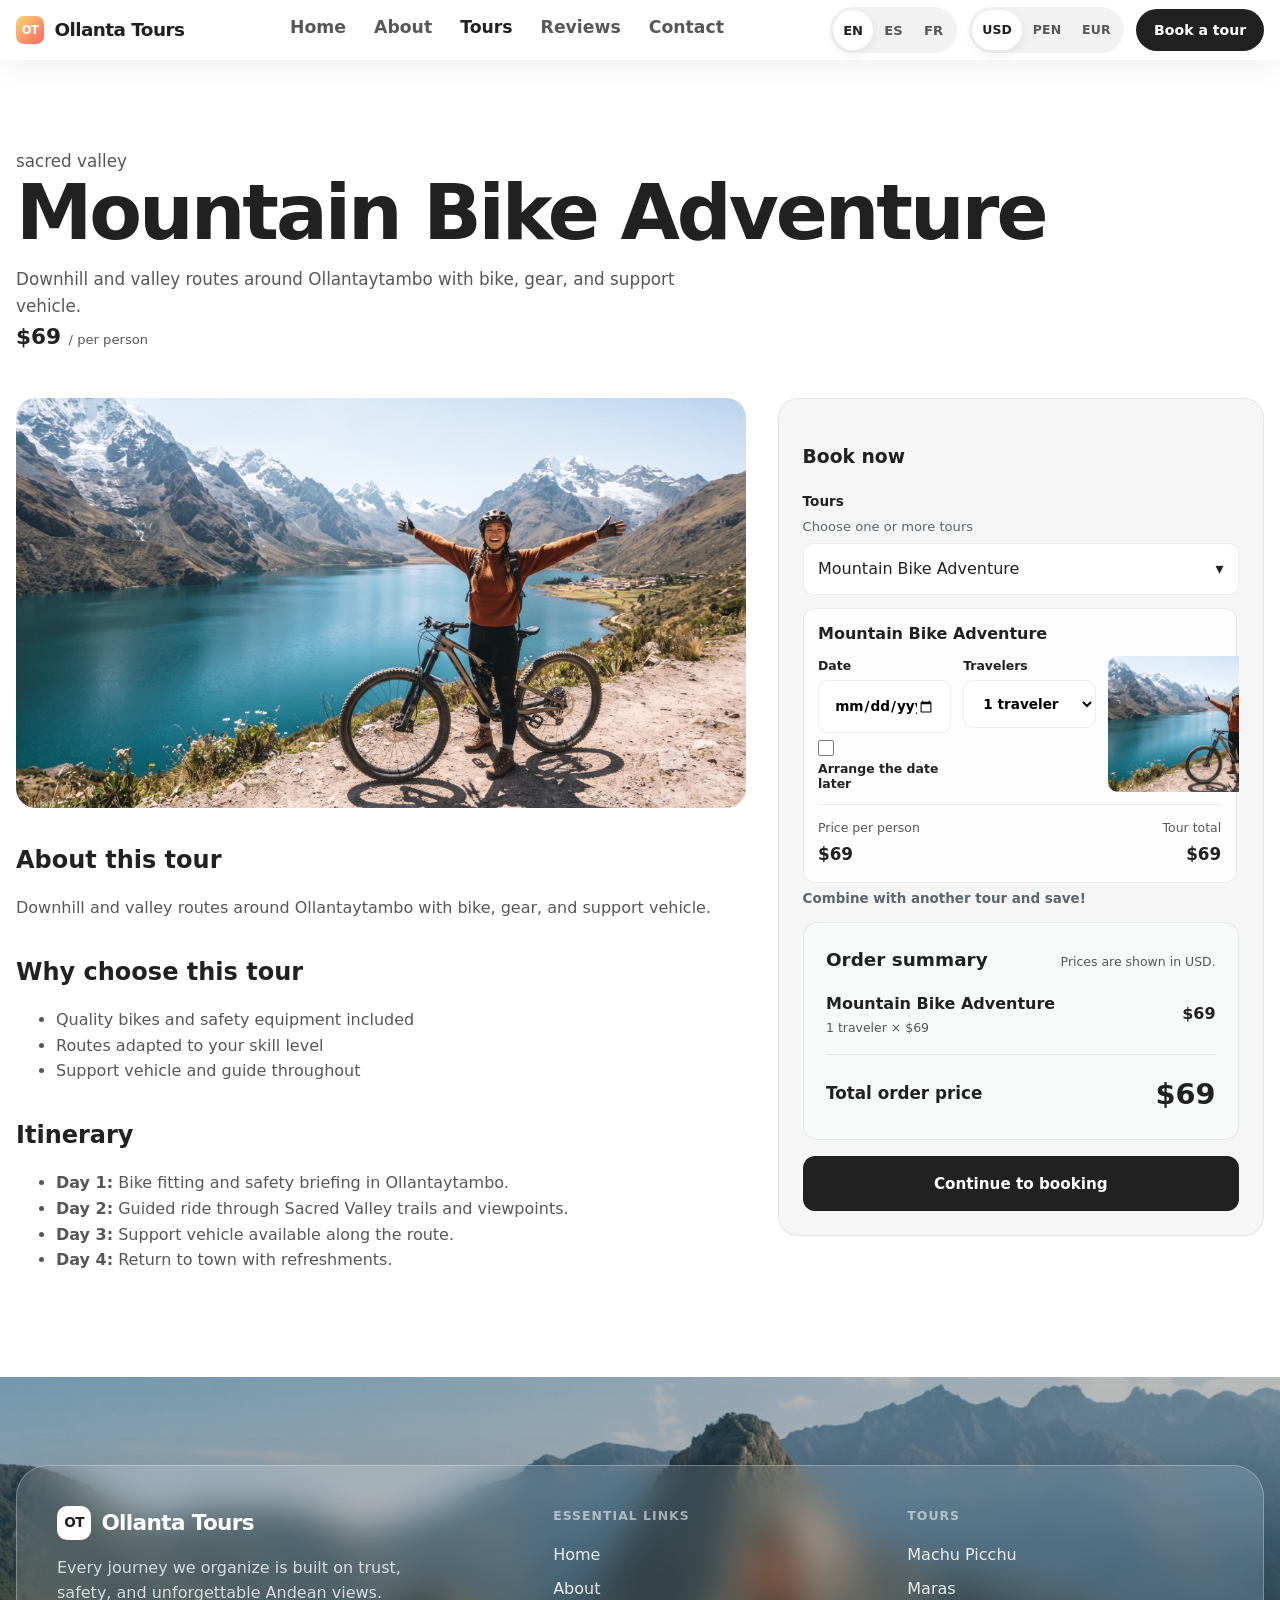
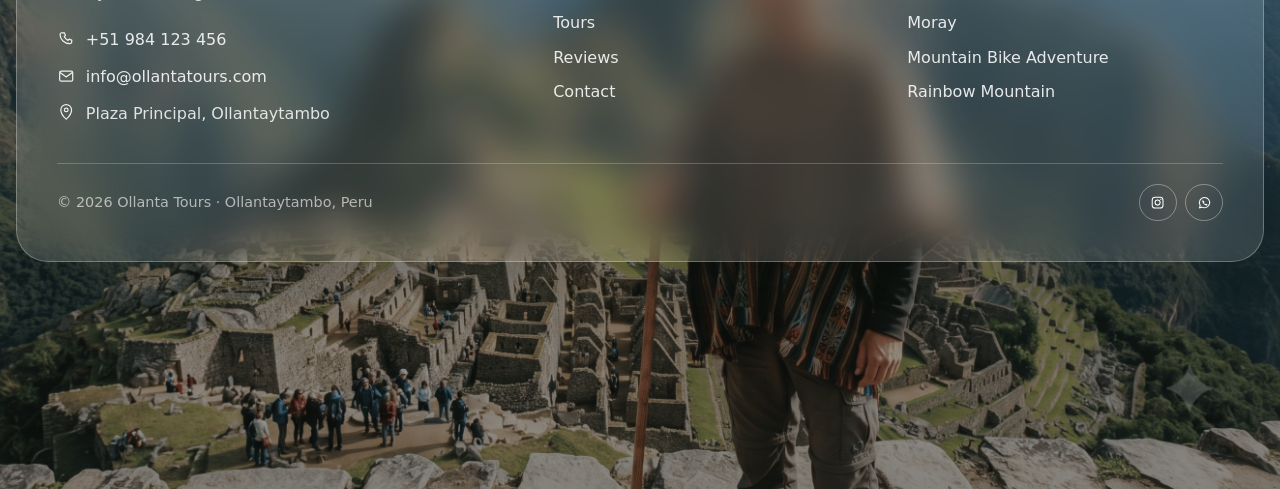
<file: destination-mountain-bike.html>
<!DOCTYPE html>
<html lang="en">
  <head>
    <meta charset="UTF-8" />
    <meta name="viewport" content="width=device-width, initial-scale=1.0" />
    <meta name="description" data-i18n-content="meta.mountainBike.description" content="Book a guided mountain bike adventure around Ollantaytambo with quality equipment and a support vehicle." />
    <title data-i18n="meta.mountainBike.title">Mountain Bike Adventure — Ollanta Tours</title>
    <link rel="stylesheet" href="styles.css" />
  </head>
  <body>
    <header class="site-header scrolled">
      <div class="container header-inner">
        <a class="logo" href="index.html"><span class="logo-mark">OT</span><span data-i18n="brand">Ollanta Tours</span></a>
        <nav class="nav-desktop" aria-label="Main navigation" data-i18n-aria-label="a11y.mainNavigation"><a href="index.html" data-i18n="nav.home">Home</a><a href="about.html" data-i18n="nav.about">About</a><a href="destinations.html" class="active" data-i18n="nav.destinations">Tours</a><a href="testimonials.html" data-i18n="nav.testimonials">Reviews</a><a href="contact.html" data-i18n="nav.contact">Contact</a></nav>
        <div class="header-actions"><div class="lang-switch" aria-label="Language" data-i18n-aria-label="a11y.language"><button type="button" data-lang="en">EN</button><button type="button" data-lang="es">ES</button><button type="button" data-lang="fr">FR</button></div><a class="btn btn-primary btn-pill" href="booking.html" data-i18n="nav.book">Book a tour</a><button class="nav-toggle" type="button" aria-label="Menu" data-i18n-aria-label="a11y.menu">☰</button></div>
      </div>
      <nav class="nav-mobile" aria-label="Mobile navigation" data-i18n-aria-label="a11y.mobileNavigation"><a href="index.html" data-i18n="nav.home">Home</a><a href="about.html" data-i18n="nav.about">About</a><a href="destinations.html" data-i18n="nav.destinations">Tours</a><a href="testimonials.html" data-i18n="nav.testimonials">Reviews</a><a href="contact.html" data-i18n="nav.contact">Contact</a><a class="nav-mobile-book btn btn-primary btn-pill" href="booking.html" data-i18n="nav.book">Book a tour</a></nav>
    </header>
    <main data-tour-detail="mountain-bike">
      <section class="page-hero"><div class="container"><p class="eyebrow" data-detail-location>Sacred Valley</p><h1 data-detail-title>Mountain Bike Adventure</h1><p data-detail-short>Downhill and valley routes around Ollantaytambo with bike, gear, and support vehicle.</p><div class="tour-price" data-detail-price>$69 <small>/ per person</small></div></div></section>
      <section class="section"><div class="container detail-layout"><div class="detail-content"><div class="detail-gallery" data-detail-gallery data-count="1"></div><h2 data-i18n="pages.aboutTour">About this tour</h2><p data-detail-short>Downhill and valley routes around Ollantaytambo with bike, gear, and support vehicle.</p><h2 data-i18n="pages.whyTour">Why choose this tour</h2><ul><li data-i18n="tours.mountain-bike.benefit1">Quality bikes and safety equipment included</li><li data-i18n="tours.mountain-bike.benefit2">Routes adapted to your skill level</li><li data-i18n="tours.mountain-bike.benefit3">Support vehicle and guide throughout</li></ul><h2 data-i18n="pages.itinerary">Itinerary</h2><ul data-detail-itinerary></ul></div><form class="booking-panel detail-booking-panel" data-booking-form data-order-entry>
              <h3 data-i18n="pages.bookNow">Book now</h3>
              <label data-i18n="booking.destination">Tours</label>
              <select data-tour-select data-multi-tour name="tours" multiple></select>
              <p class="detail-combine-hint" data-i18n="booking.combineSave">Combine with another tour and save!</p>
              <section
                class="order-price-summary"
                data-order-price-summary
                aria-live="polite"
                hidden
              >
                <div class="order-summary-heading">
                  <h3 data-i18n="booking.orderSummary">Order summary</h3>
                  <small data-i18n="booking.pricesInCurrency">Prices are shown in USD.</small>
                </div>
                <div class="order-summary-lines" data-order-summary-lines></div>
                <div class="order-grand-total">
                  <span data-i18n="booking.totalOrder">Total order price</span>
                  <strong data-order-grand-total>$0</strong>
                </div>
              </section>
              <button class="btn btn-primary" style="width:100%;margin-top:1rem" type="submit" data-i18n="booking.continueBooking">
                Continue to booking
              </button>
            </form></div></section>
    </main>
    <footer class="site-footer" data-footer-stage>
      <div class="footer-backdrop" aria-hidden="true"></div>
      <div class="container footer-stage">
        <div class="footer-panel">
          <div class="footer-grid">
            <div class="footer-brand">
              <a class="logo" href="index.html">
                <span class="logo-mark">OT</span>
                <span data-i18n="brand">Ollanta Tours</span>
              </a>
              <p data-i18n="footer.tagline">
                Every journey we organize is built on trust, safety, and unforgettable Andean views.
              </p>
              <ul class="footer-contacts">
                <li>
                  <span class="footer-contact-icon" aria-hidden="true">
                    <svg viewBox="0 0 24 24" fill="none"><path d="M7.2 3.8h2.6l1.2 3.4-1.5 1.5a11.8 11.8 0 0 0 4.8 4.8l1.5-1.5 3.4 1.2v2.6c0 1.1-.9 2-2 2C9.8 18 4 12.2 4 5.8c0-1.1.9-2 2-2.2h1.2Z" stroke="currentColor" stroke-width="1.6" stroke-linejoin="round"/></svg>
                  </span>
                  <a href="tel:+51984123456">+51 984 123 456</a>
                </li>
                <li>
                  <span class="footer-contact-icon" aria-hidden="true">
                    <svg viewBox="0 0 24 24" fill="none"><rect x="3.5" y="5.5" width="17" height="13" rx="2" stroke="currentColor" stroke-width="1.6"/><path d="m4.5 7.5 7.5 5.5 7.5-5.5" stroke="currentColor" stroke-width="1.6" stroke-linecap="round" stroke-linejoin="round"/></svg>
                  </span>
                  <a href="mailto:info@ollantatours.com">info@ollantatours.com</a>
                </li>
                <li>
                  <span class="footer-contact-icon" aria-hidden="true">
                    <svg viewBox="0 0 24 24" fill="none"><path d="M12 21s7-6.1 7-12A7 7 0 0 0 5 9c0 5.9 7 12 7 12Z" stroke="currentColor" stroke-width="1.6"/><circle cx="12" cy="9" r="2.4" stroke="currentColor" stroke-width="1.6"/></svg>
                  </span>
                  <span data-i18n="pages.address">Plaza Principal, Ollantaytambo, Cusco, Peru</span>
                </li>
              </ul>
            </div>
            <div>
              <h4 data-i18n="footer.essential">Essential links</h4>
              <nav aria-label="Footer essential links">
                <a href="index.html" data-i18n="nav.home">Home</a>
                <a href="about.html" data-i18n="nav.about">About</a>
                <a href="destinations.html" data-i18n="nav.destinations">Tours</a>
                <a href="testimonials.html" data-i18n="nav.testimonials">Reviews</a>
                <a href="contact.html" data-i18n="nav.contact">Contact</a>
              </nav>
            </div>
            <div>
              <h4 data-i18n="footer.destinations">Tours</h4>
              <nav aria-label="Footer tours">
                <a href="destination-machu-picchu.html" data-i18n="tours.machu-picchu.name">Machu Picchu</a>
                <a href="destination-rainbow-mountain.html" data-i18n="tours.rainbow-mountain.name">Rainbow Mountain</a>
                <a href="destination-maras.html" data-i18n="tours.maras.name">Maras</a>
                <a href="destination-moray.html" data-i18n="tours.moray.name">Moray</a>
                <a href="destination-mountain-bike.html" data-i18n="tours.mountain-bike.name">Mountain Bike Adventure</a>
              </nav>
            </div>
          </div>
          <div class="footer-bottom">
            <span data-i18n="footer.rights">© 2026 Ollanta Tours · Ollantaytambo, Peru</span>
            <div class="footer-social" aria-label="Social links">
              <a href="https://www.instagram.com/" target="_blank" rel="noopener noreferrer" aria-label="Instagram">
                <svg viewBox="0 0 24 24" fill="none" aria-hidden="true"><rect x="3.5" y="3.5" width="17" height="17" rx="4.5" stroke="currentColor" stroke-width="1.6"/><circle cx="12" cy="12" r="4" stroke="currentColor" stroke-width="1.6"/><circle cx="17.2" cy="6.8" r="1" fill="currentColor"/></svg>
              </a>
              <a href="https://wa.me/51984123456" target="_blank" rel="noopener noreferrer" aria-label="WhatsApp">
                <svg viewBox="0 0 24 24" fill="none" aria-hidden="true"><path d="M12 3.8a8.2 8.2 0 0 0-7 12.5L4 20.2l3.9-1a8.2 8.2 0 1 0 4.1-15.4Z" stroke="currentColor" stroke-width="1.6"/><path d="M9.2 9.4c.2-.4.4-.4.7-.4h.5c.2 0 .4.1.5.4l.7 1.7c.1.2 0 .5-.2.6l-.4.4c-.1.1-.1.3 0 .5.4.7 1.1 1.4 1.9 1.8.2.1.4.1.5 0l.5-.5c.2-.2.4-.2.6-.1l1.6.7c.3.1.4.3.4.5v.6c0 .3-.1.5-.4.6-.5.3-1.2.4-1.9.2-2-.5-3.7-1.9-4.8-3.7-1-1.6-1.2-3.3-.7-4.8.1-.3.3-.5.5-.6Z" fill="currentColor"/></svg>
              </a>
            </div>
          </div>
        </div>
        <p class="footer-watermark" aria-hidden="true" data-i18n="brand">Ollanta Tours</p>
      </div>
    </footer>
    <script src="phone-countries.js"></script>
    <script src="script.js"></script>
  </body>
</html>
</file>
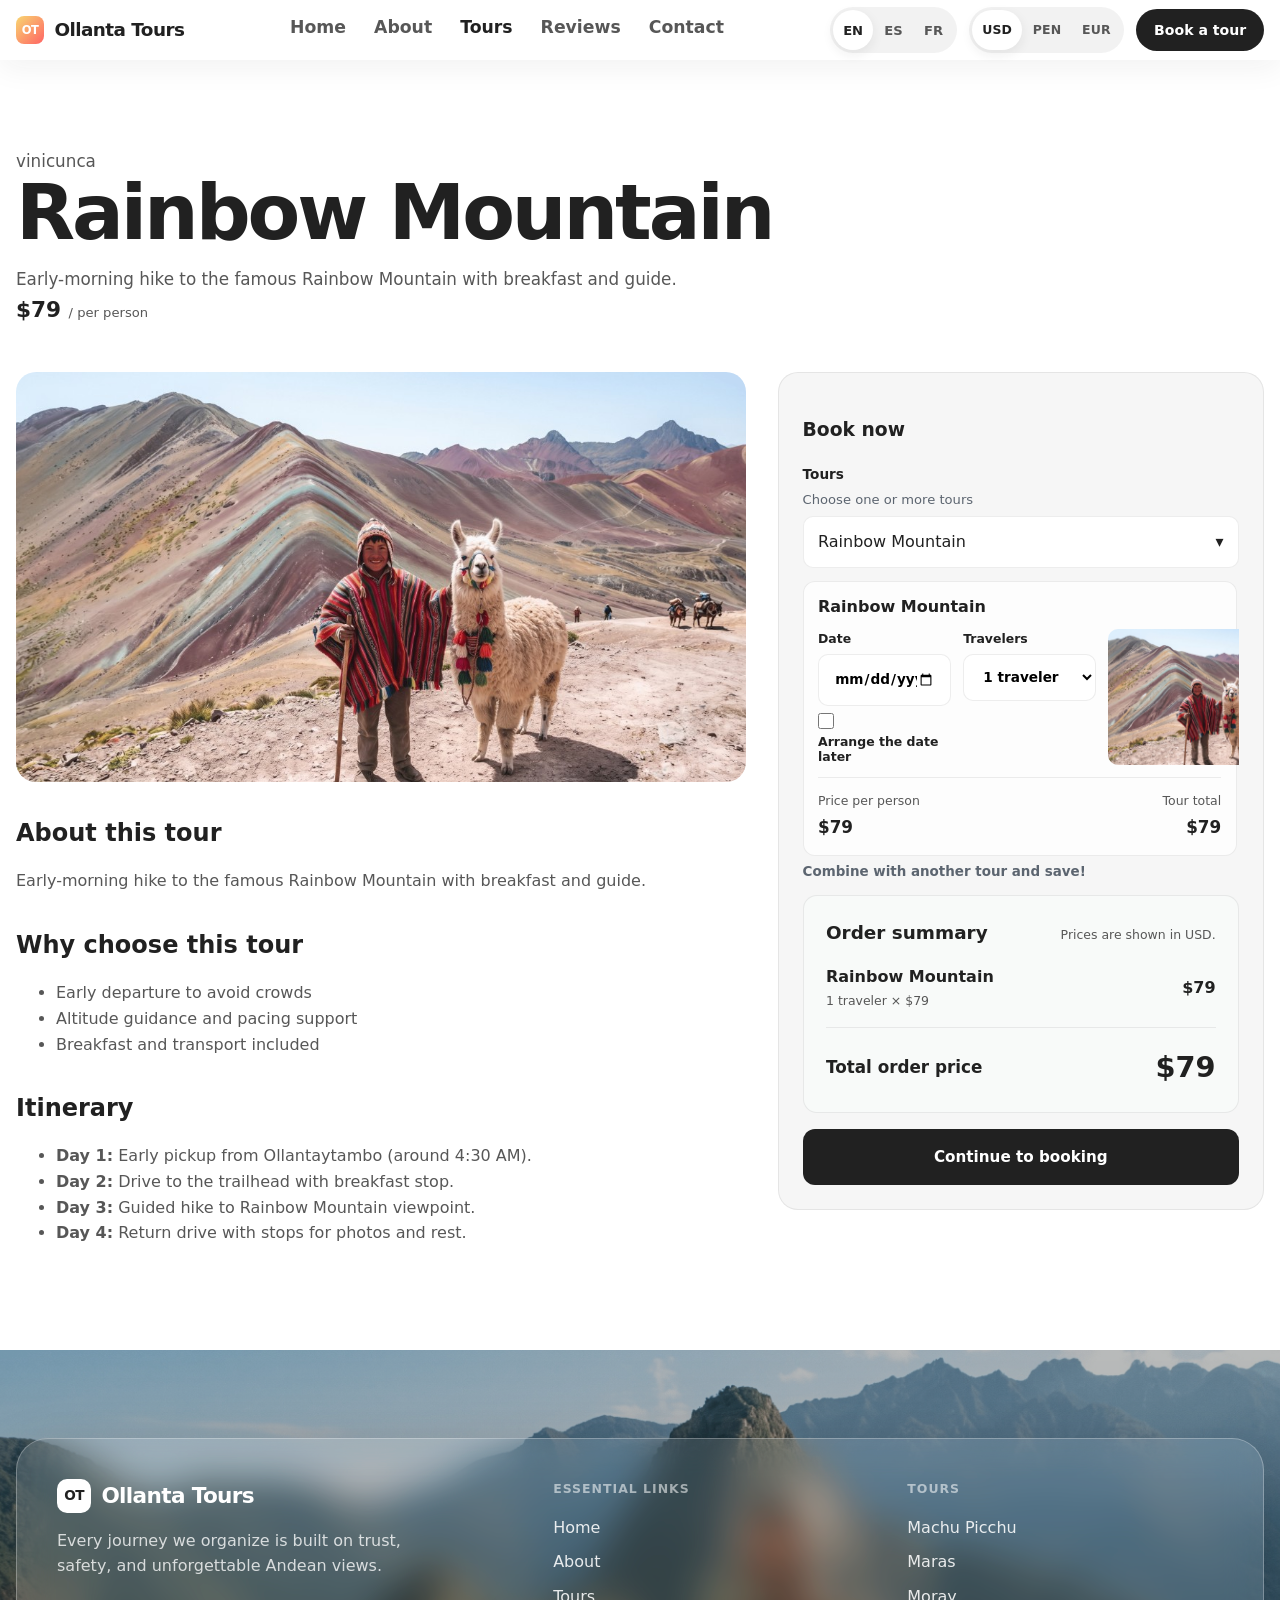
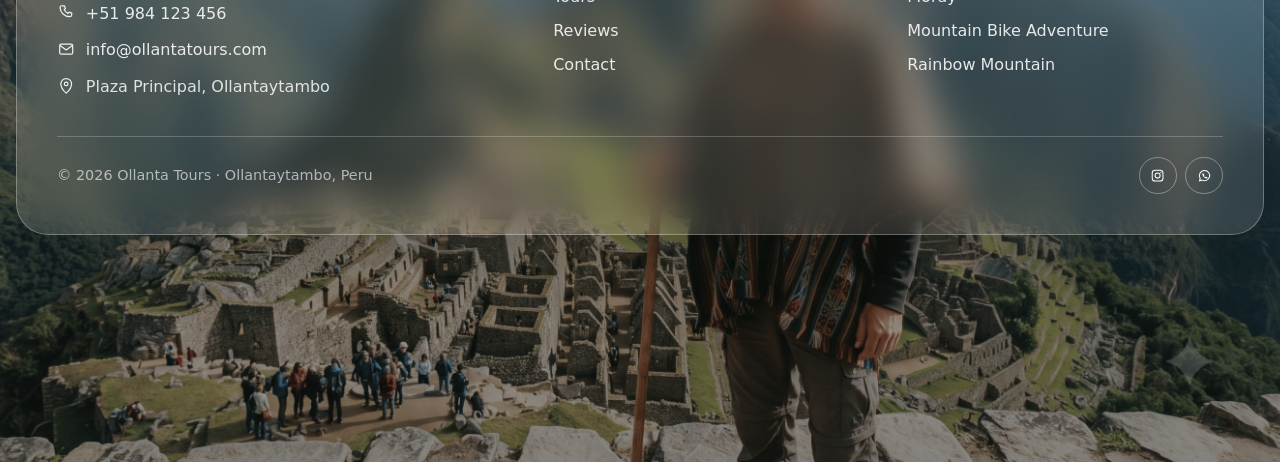
<file: destination-rainbow-mountain.html>
<!DOCTYPE html>
<html lang="en">
  <head>
    <meta charset="UTF-8" />
    <meta name="viewport" content="width=device-width, initial-scale=1.0" />
    <meta name="description" data-i18n-content="meta.rainbowMountain.description" content="Book an early-morning Rainbow Mountain hike with breakfast, transport, altitude support, and a local guide." />
    <title data-i18n="meta.rainbowMountain.title">Rainbow Mountain Tour — Ollanta Tours</title>
    <link rel="stylesheet" href="styles.css" />
  </head>
  <body>
    <header class="site-header scrolled">
      <div class="container header-inner">
        <a class="logo" href="index.html"><span class="logo-mark">OT</span><span data-i18n="brand">Ollanta Tours</span></a>
        <nav class="nav-desktop" aria-label="Main navigation" data-i18n-aria-label="a11y.mainNavigation"><a href="index.html" data-i18n="nav.home">Home</a><a href="about.html" data-i18n="nav.about">About</a><a href="destinations.html" class="active" data-i18n="nav.destinations">Tours</a><a href="testimonials.html" data-i18n="nav.testimonials">Reviews</a><a href="contact.html" data-i18n="nav.contact">Contact</a></nav>
        <div class="header-actions"><div class="lang-switch" aria-label="Language" data-i18n-aria-label="a11y.language"><button type="button" data-lang="en">EN</button><button type="button" data-lang="es">ES</button><button type="button" data-lang="fr">FR</button></div><a class="btn btn-primary btn-pill" href="booking.html" data-i18n="nav.book">Book a tour</a><button class="nav-toggle" type="button" aria-label="Menu" data-i18n-aria-label="a11y.menu">☰</button></div>
      </div>
      <nav class="nav-mobile" aria-label="Mobile navigation" data-i18n-aria-label="a11y.mobileNavigation"><a href="index.html" data-i18n="nav.home">Home</a><a href="about.html" data-i18n="nav.about">About</a><a href="destinations.html" data-i18n="nav.destinations">Tours</a><a href="testimonials.html" data-i18n="nav.testimonials">Reviews</a><a href="contact.html" data-i18n="nav.contact">Contact</a><a class="nav-mobile-book btn btn-primary btn-pill" href="booking.html" data-i18n="nav.book">Book a tour</a></nav>
    </header>
    <main data-tour-detail="rainbow-mountain">
      <section class="page-hero"><div class="container"><p class="eyebrow" data-detail-location>Vinicunca</p><h1 data-detail-title>Rainbow Mountain</h1><p data-detail-short>Early-morning hike to the famous Rainbow Mountain with breakfast and guide.</p><div class="tour-price" data-detail-price>$79 <small>/ per person</small></div></div></section>
      <section class="section"><div class="container detail-layout"><div class="detail-content"><div class="detail-gallery" data-detail-gallery data-count="1"></div><h2 data-i18n="pages.aboutTour">About this tour</h2><p data-detail-short>Early-morning hike to the famous Rainbow Mountain with breakfast and guide.</p><h2 data-i18n="pages.whyTour">Why choose this tour</h2><ul><li data-i18n="tours.rainbow-mountain.benefit1">Early departure to avoid crowds</li><li data-i18n="tours.rainbow-mountain.benefit2">Altitude guidance and pacing support</li><li data-i18n="tours.rainbow-mountain.benefit3">Breakfast and transport included</li></ul><h2 data-i18n="pages.itinerary">Itinerary</h2><ul data-detail-itinerary></ul></div><form class="booking-panel detail-booking-panel" data-booking-form data-order-entry>
              <h3 data-i18n="pages.bookNow">Book now</h3>
              <label data-i18n="booking.destination">Tours</label>
              <select data-tour-select data-multi-tour name="tours" multiple></select>
              <p class="detail-combine-hint" data-i18n="booking.combineSave">Combine with another tour and save!</p>
              <section
                class="order-price-summary"
                data-order-price-summary
                aria-live="polite"
                hidden
              >
                <div class="order-summary-heading">
                  <h3 data-i18n="booking.orderSummary">Order summary</h3>
                  <small data-i18n="booking.pricesInCurrency">Prices are shown in USD.</small>
                </div>
                <div class="order-summary-lines" data-order-summary-lines></div>
                <div class="order-grand-total">
                  <span data-i18n="booking.totalOrder">Total order price</span>
                  <strong data-order-grand-total>$0</strong>
                </div>
              </section>
              <button class="btn btn-primary" style="width:100%;margin-top:1rem" type="submit" data-i18n="booking.continueBooking">
                Continue to booking
              </button>
            </form></div></section>
    </main>
    <footer class="site-footer" data-footer-stage>
      <div class="footer-backdrop" aria-hidden="true"></div>
      <div class="container footer-stage">
        <div class="footer-panel">
          <div class="footer-grid">
            <div class="footer-brand">
              <a class="logo" href="index.html">
                <span class="logo-mark">OT</span>
                <span data-i18n="brand">Ollanta Tours</span>
              </a>
              <p data-i18n="footer.tagline">
                Every journey we organize is built on trust, safety, and unforgettable Andean views.
              </p>
              <ul class="footer-contacts">
                <li>
                  <span class="footer-contact-icon" aria-hidden="true">
                    <svg viewBox="0 0 24 24" fill="none"><path d="M7.2 3.8h2.6l1.2 3.4-1.5 1.5a11.8 11.8 0 0 0 4.8 4.8l1.5-1.5 3.4 1.2v2.6c0 1.1-.9 2-2 2C9.8 18 4 12.2 4 5.8c0-1.1.9-2 2-2.2h1.2Z" stroke="currentColor" stroke-width="1.6" stroke-linejoin="round"/></svg>
                  </span>
                  <a href="tel:+51984123456">+51 984 123 456</a>
                </li>
                <li>
                  <span class="footer-contact-icon" aria-hidden="true">
                    <svg viewBox="0 0 24 24" fill="none"><rect x="3.5" y="5.5" width="17" height="13" rx="2" stroke="currentColor" stroke-width="1.6"/><path d="m4.5 7.5 7.5 5.5 7.5-5.5" stroke="currentColor" stroke-width="1.6" stroke-linecap="round" stroke-linejoin="round"/></svg>
                  </span>
                  <a href="mailto:info@ollantatours.com">info@ollantatours.com</a>
                </li>
                <li>
                  <span class="footer-contact-icon" aria-hidden="true">
                    <svg viewBox="0 0 24 24" fill="none"><path d="M12 21s7-6.1 7-12A7 7 0 0 0 5 9c0 5.9 7 12 7 12Z" stroke="currentColor" stroke-width="1.6"/><circle cx="12" cy="9" r="2.4" stroke="currentColor" stroke-width="1.6"/></svg>
                  </span>
                  <span data-i18n="pages.address">Plaza Principal, Ollantaytambo, Cusco, Peru</span>
                </li>
              </ul>
            </div>
            <div>
              <h4 data-i18n="footer.essential">Essential links</h4>
              <nav aria-label="Footer essential links">
                <a href="index.html" data-i18n="nav.home">Home</a>
                <a href="about.html" data-i18n="nav.about">About</a>
                <a href="destinations.html" data-i18n="nav.destinations">Tours</a>
                <a href="testimonials.html" data-i18n="nav.testimonials">Reviews</a>
                <a href="contact.html" data-i18n="nav.contact">Contact</a>
              </nav>
            </div>
            <div>
              <h4 data-i18n="footer.destinations">Tours</h4>
              <nav aria-label="Footer tours">
                <a href="destination-machu-picchu.html" data-i18n="tours.machu-picchu.name">Machu Picchu</a>
                <a href="destination-rainbow-mountain.html" data-i18n="tours.rainbow-mountain.name">Rainbow Mountain</a>
                <a href="destination-maras.html" data-i18n="tours.maras.name">Maras</a>
                <a href="destination-moray.html" data-i18n="tours.moray.name">Moray</a>
                <a href="destination-mountain-bike.html" data-i18n="tours.mountain-bike.name">Mountain Bike Adventure</a>
              </nav>
            </div>
          </div>
          <div class="footer-bottom">
            <span data-i18n="footer.rights">© 2026 Ollanta Tours · Ollantaytambo, Peru</span>
            <div class="footer-social" aria-label="Social links">
              <a href="https://www.instagram.com/" target="_blank" rel="noopener noreferrer" aria-label="Instagram">
                <svg viewBox="0 0 24 24" fill="none" aria-hidden="true"><rect x="3.5" y="3.5" width="17" height="17" rx="4.5" stroke="currentColor" stroke-width="1.6"/><circle cx="12" cy="12" r="4" stroke="currentColor" stroke-width="1.6"/><circle cx="17.2" cy="6.8" r="1" fill="currentColor"/></svg>
              </a>
              <a href="https://wa.me/51984123456" target="_blank" rel="noopener noreferrer" aria-label="WhatsApp">
                <svg viewBox="0 0 24 24" fill="none" aria-hidden="true"><path d="M12 3.8a8.2 8.2 0 0 0-7 12.5L4 20.2l3.9-1a8.2 8.2 0 1 0 4.1-15.4Z" stroke="currentColor" stroke-width="1.6"/><path d="M9.2 9.4c.2-.4.4-.4.7-.4h.5c.2 0 .4.1.5.4l.7 1.7c.1.2 0 .5-.2.6l-.4.4c-.1.1-.1.3 0 .5.4.7 1.1 1.4 1.9 1.8.2.1.4.1.5 0l.5-.5c.2-.2.4-.2.6-.1l1.6.7c.3.1.4.3.4.5v.6c0 .3-.1.5-.4.6-.5.3-1.2.4-1.9.2-2-.5-3.7-1.9-4.8-3.7-1-1.6-1.2-3.3-.7-4.8.1-.3.3-.5.5-.6Z" fill="currentColor"/></svg>
              </a>
            </div>
          </div>
        </div>
        <p class="footer-watermark" aria-hidden="true" data-i18n="brand">Ollanta Tours</p>
      </div>
    </footer>
    <script src="phone-countries.js"></script>
    <script src="script.js"></script>
  </body>
</html>
</file>
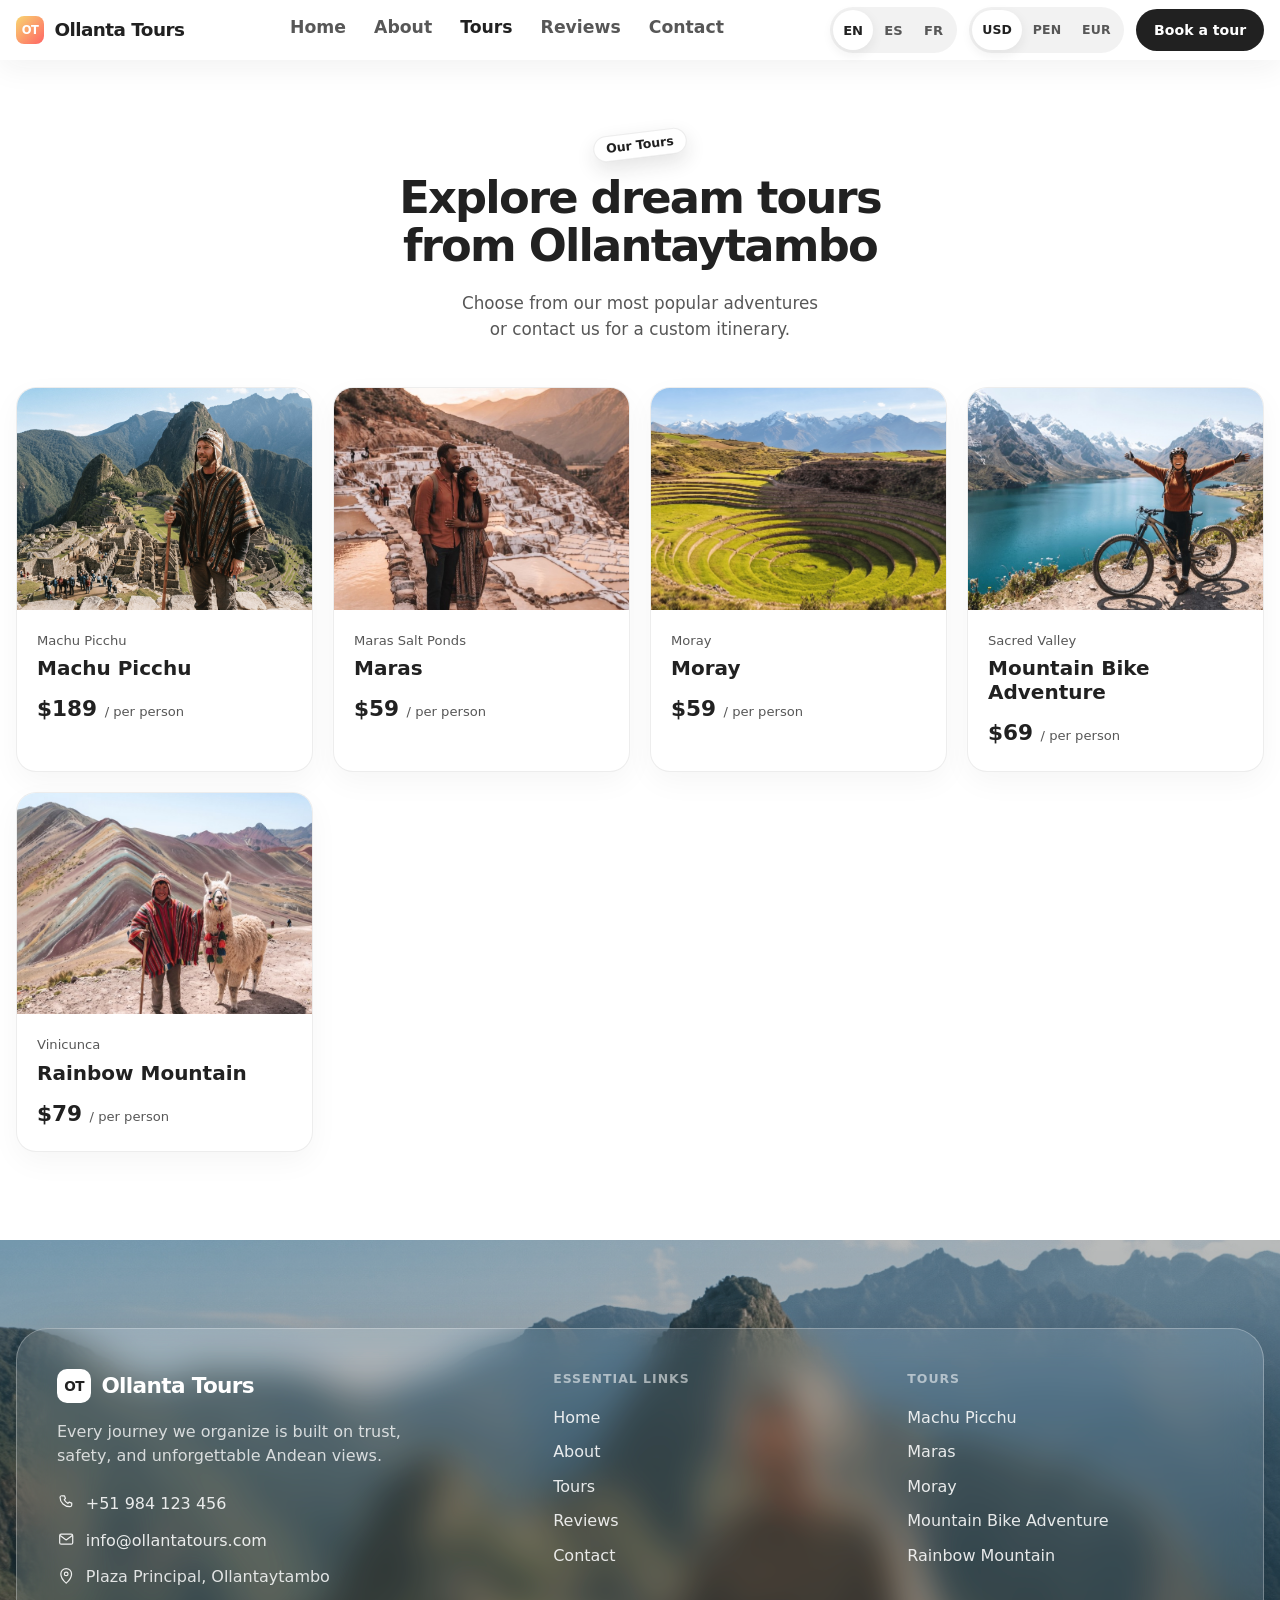
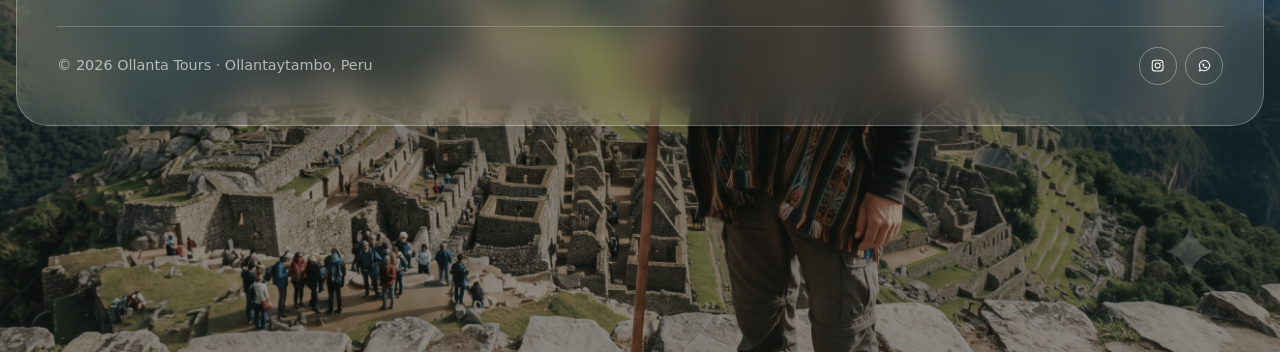
<file: destinations.html>
<!DOCTYPE html>
<html lang="en">
  <head>
    <meta charset="UTF-8" />
    <meta name="viewport" content="width=device-width, initial-scale=1.0" />
    <meta name="description" data-i18n-content="meta.destinations.description" content="Explore Machu Picchu, Rainbow Mountain, Maras, Moray, and mountain bike tours from Ollantaytambo." />
    <title data-i18n="meta.destinations.title">Tours — Ollanta Tours</title>
    <link rel="stylesheet" href="styles.css" />
  </head>
  <body>
    <header class="site-header scrolled">
      <div class="container header-inner">
        <a class="logo" href="index.html"><span class="logo-mark">OT</span><span data-i18n="brand">Ollanta Tours</span></a>
        <nav class="nav-desktop" aria-label="Main navigation" data-i18n-aria-label="a11y.mainNavigation"><a href="index.html" data-i18n="nav.home">Home</a><a href="about.html" data-i18n="nav.about">About</a><a href="destinations.html" class="active" data-i18n="nav.destinations">Tours</a><a href="testimonials.html" data-i18n="nav.testimonials">Reviews</a><a href="contact.html" data-i18n="nav.contact">Contact</a></nav>
        <div class="header-actions"><div class="lang-switch" aria-label="Language" data-i18n-aria-label="a11y.language"><button type="button" data-lang="en">EN</button><button type="button" data-lang="es">ES</button><button type="button" data-lang="fr">FR</button></div><a class="btn btn-primary btn-pill" href="booking.html" data-i18n="nav.book">Book a tour</a><button class="nav-toggle" type="button" aria-label="Menu" data-i18n-aria-label="a11y.menu">☰</button></div>
      </div>
      <nav class="nav-mobile" aria-label="Mobile navigation" data-i18n-aria-label="a11y.mobileNavigation"><a href="index.html" data-i18n="nav.home">Home</a><a href="about.html" data-i18n="nav.about">About</a><a href="destinations.html" data-i18n="nav.destinations">Tours</a><a href="testimonials.html" data-i18n="nav.testimonials">Reviews</a><a href="contact.html" data-i18n="nav.contact">Contact</a><a class="nav-mobile-book btn btn-primary btn-pill" href="booking.html" data-i18n="nav.book">Book a tour</a></nav>
    </header>
    <main>
      <section class="page-hero page-hero-centered">
        <div class="container">
          <div class="page-hero-head">
            <span class="page-hero-badge" data-i18n="pages.destinationsBadge">Our Tours</span>
            <h1 data-i18n="pages.destinationsTitle">Explore dream tours from Ollantaytambo</h1>
            <p data-i18n="pages.destinationsLead">
              Choose from our most popular adventures or contact us for a custom itinerary.
            </p>
          </div>
        </div>
      </section>
      <section class="section"><div class="container"><div class="card-grid card-grid-4" data-tour-grid></div></div></section>
    </main>
    <footer class="site-footer" data-footer-stage>
      <div class="footer-backdrop" aria-hidden="true"></div>
      <div class="container footer-stage">
        <div class="footer-panel">
          <div class="footer-grid">
            <div class="footer-brand">
              <a class="logo" href="index.html">
                <span class="logo-mark">OT</span>
                <span data-i18n="brand">Ollanta Tours</span>
              </a>
              <p data-i18n="footer.tagline">
                Every journey we organize is built on trust, safety, and unforgettable Andean views.
              </p>
              <ul class="footer-contacts">
                <li>
                  <span class="footer-contact-icon" aria-hidden="true">
                    <svg viewBox="0 0 24 24" fill="none"><path d="M7.2 3.8h2.6l1.2 3.4-1.5 1.5a11.8 11.8 0 0 0 4.8 4.8l1.5-1.5 3.4 1.2v2.6c0 1.1-.9 2-2 2C9.8 18 4 12.2 4 5.8c0-1.1.9-2 2-2.2h1.2Z" stroke="currentColor" stroke-width="1.6" stroke-linejoin="round"/></svg>
                  </span>
                  <a href="tel:+51984123456">+51 984 123 456</a>
                </li>
                <li>
                  <span class="footer-contact-icon" aria-hidden="true">
                    <svg viewBox="0 0 24 24" fill="none"><rect x="3.5" y="5.5" width="17" height="13" rx="2" stroke="currentColor" stroke-width="1.6"/><path d="m4.5 7.5 7.5 5.5 7.5-5.5" stroke="currentColor" stroke-width="1.6" stroke-linecap="round" stroke-linejoin="round"/></svg>
                  </span>
                  <a href="mailto:info@ollantatours.com">info@ollantatours.com</a>
                </li>
                <li>
                  <span class="footer-contact-icon" aria-hidden="true">
                    <svg viewBox="0 0 24 24" fill="none"><path d="M12 21s7-6.1 7-12A7 7 0 0 0 5 9c0 5.9 7 12 7 12Z" stroke="currentColor" stroke-width="1.6"/><circle cx="12" cy="9" r="2.4" stroke="currentColor" stroke-width="1.6"/></svg>
                  </span>
                  <span data-i18n="pages.address">Plaza Principal, Ollantaytambo, Cusco, Peru</span>
                </li>
              </ul>
            </div>
            <div>
              <h4 data-i18n="footer.essential">Essential links</h4>
              <nav aria-label="Footer essential links">
                <a href="index.html" data-i18n="nav.home">Home</a>
                <a href="about.html" data-i18n="nav.about">About</a>
                <a href="destinations.html" data-i18n="nav.destinations">Tours</a>
                <a href="testimonials.html" data-i18n="nav.testimonials">Reviews</a>
                <a href="contact.html" data-i18n="nav.contact">Contact</a>
              </nav>
            </div>
            <div>
              <h4 data-i18n="footer.destinations">Tours</h4>
              <nav aria-label="Footer tours">
                <a href="destination-machu-picchu.html" data-i18n="tours.machu-picchu.name">Machu Picchu</a>
                <a href="destination-rainbow-mountain.html" data-i18n="tours.rainbow-mountain.name">Rainbow Mountain</a>
                <a href="destination-maras.html" data-i18n="tours.maras.name">Maras</a>
                <a href="destination-moray.html" data-i18n="tours.moray.name">Moray</a>
                <a href="destination-mountain-bike.html" data-i18n="tours.mountain-bike.name">Mountain Bike Adventure</a>
              </nav>
            </div>
          </div>
          <div class="footer-bottom">
            <span data-i18n="footer.rights">© 2026 Ollanta Tours · Ollantaytambo, Peru</span>
            <div class="footer-social" aria-label="Social links">
              <a href="https://www.instagram.com/" target="_blank" rel="noopener noreferrer" aria-label="Instagram">
                <svg viewBox="0 0 24 24" fill="none" aria-hidden="true"><rect x="3.5" y="3.5" width="17" height="17" rx="4.5" stroke="currentColor" stroke-width="1.6"/><circle cx="12" cy="12" r="4" stroke="currentColor" stroke-width="1.6"/><circle cx="17.2" cy="6.8" r="1" fill="currentColor"/></svg>
              </a>
              <a href="https://wa.me/51984123456" target="_blank" rel="noopener noreferrer" aria-label="WhatsApp">
                <svg viewBox="0 0 24 24" fill="none" aria-hidden="true"><path d="M12 3.8a8.2 8.2 0 0 0-7 12.5L4 20.2l3.9-1a8.2 8.2 0 1 0 4.1-15.4Z" stroke="currentColor" stroke-width="1.6"/><path d="M9.2 9.4c.2-.4.4-.4.7-.4h.5c.2 0 .4.1.5.4l.7 1.7c.1.2 0 .5-.2.6l-.4.4c-.1.1-.1.3 0 .5.4.7 1.1 1.4 1.9 1.8.2.1.4.1.5 0l.5-.5c.2-.2.4-.2.6-.1l1.6.7c.3.1.4.3.4.5v.6c0 .3-.1.5-.4.6-.5.3-1.2.4-1.9.2-2-.5-3.7-1.9-4.8-3.7-1-1.6-1.2-3.3-.7-4.8.1-.3.3-.5.5-.6Z" fill="currentColor"/></svg>
              </a>
            </div>
          </div>
        </div>
        <p class="footer-watermark" aria-hidden="true" data-i18n="brand">Ollanta Tours</p>
      </div>
    </footer>
    <script src="phone-countries.js"></script>
    <script src="script.js"></script>
    <script src="effects.js"></script>
  </body>
</html>
</file>
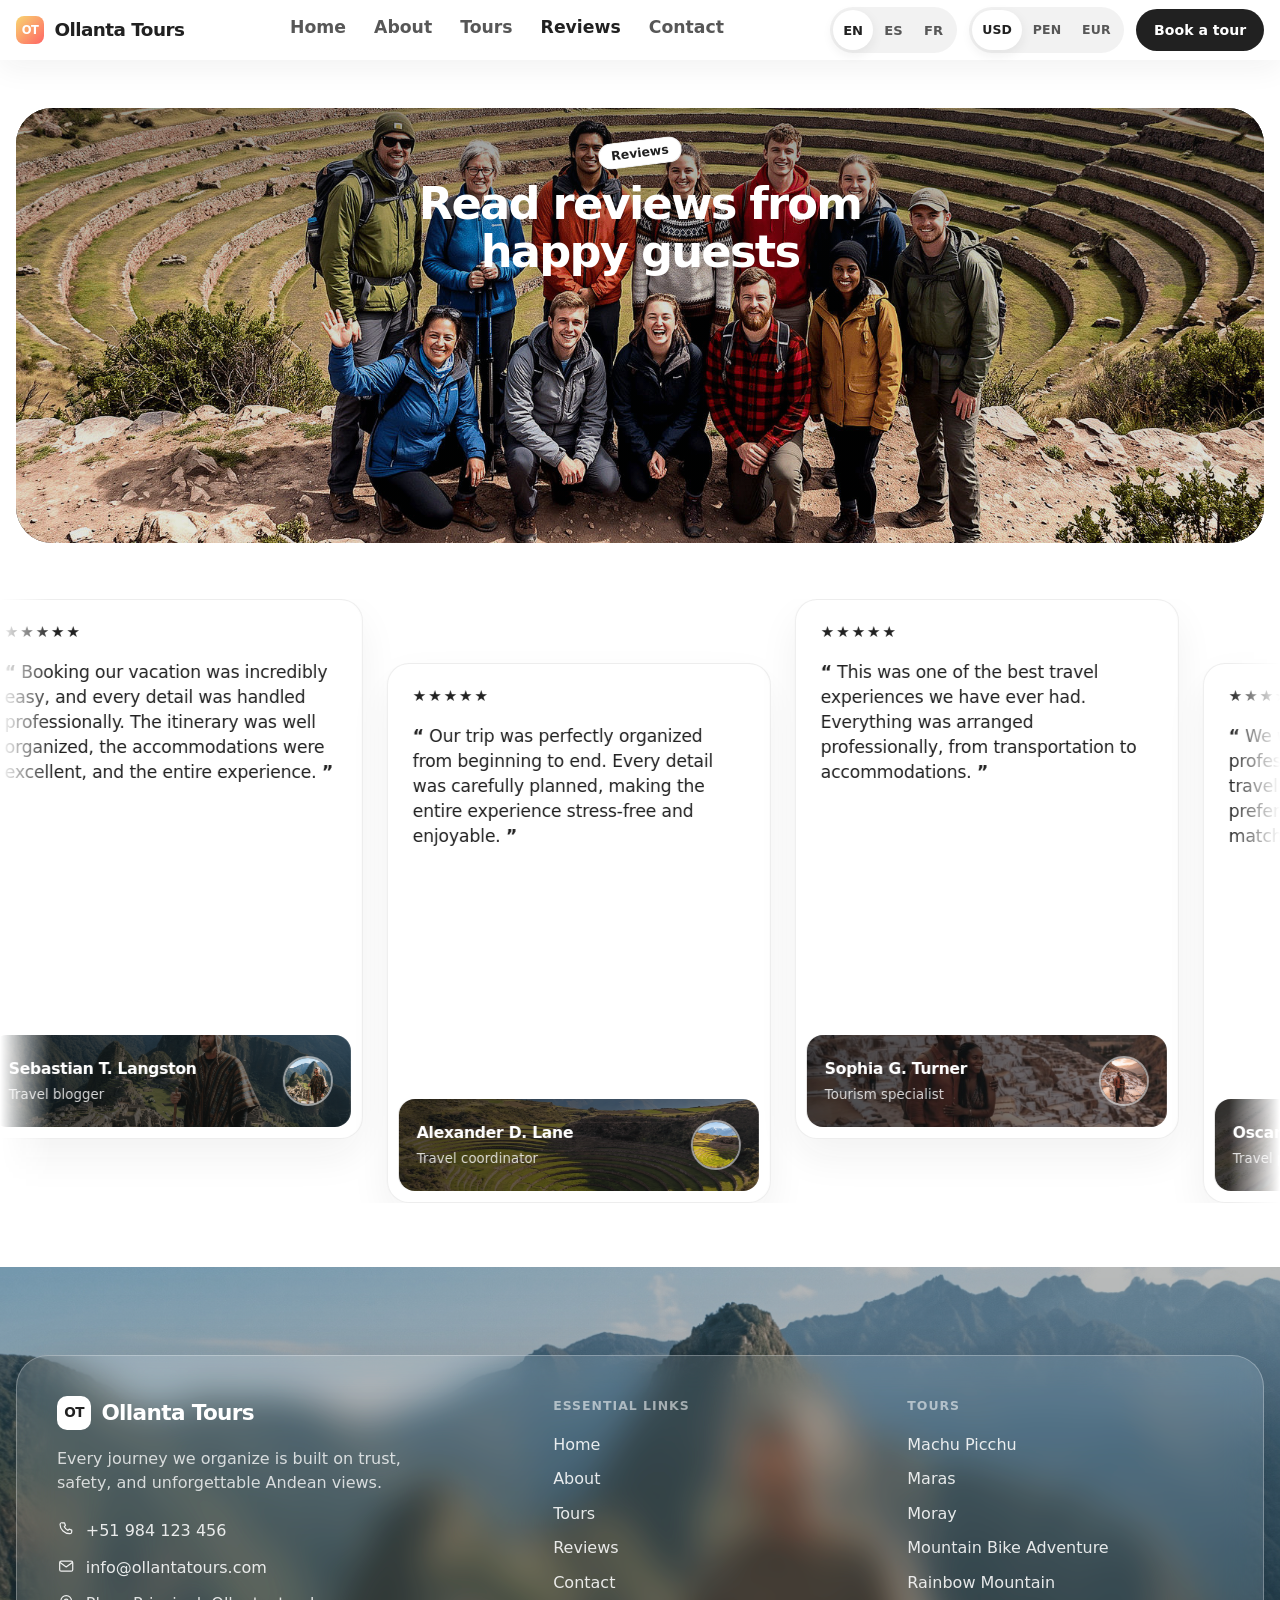
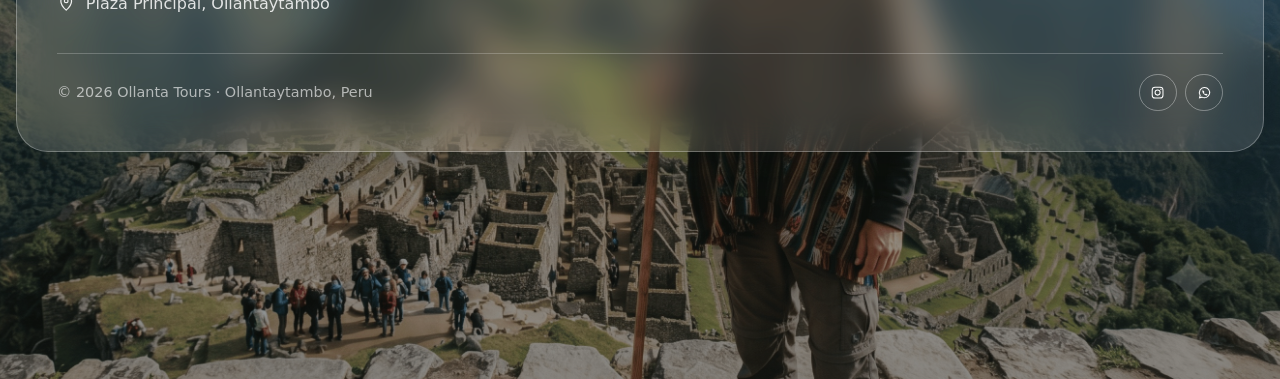
<file: testimonials.html>
<!DOCTYPE html>
<html lang="en">
  <head>
    <meta charset="UTF-8" />
    <meta name="viewport" content="width=device-width, initial-scale=1.0" />
    <meta
      name="description"
      data-i18n-content="meta.testimonials.description"
      content="Read reviews from travelers who explored Machu Picchu, Rainbow Mountain, and the Sacred Valley with Ollanta Tours."
    />
    <title data-i18n="meta.testimonials.title">Reviews — Ollanta Tours</title>
    <link rel="stylesheet" href="styles.css" />
  </head>
  <body data-page="reviews">
    <header class="site-header scrolled">
      <div class="container header-inner">
        <a class="logo" href="index.html">
          <span class="logo-mark">OT</span>
          <span data-i18n="brand">Ollanta Tours</span>
        </a>
        <nav
          class="nav-desktop"
          aria-label="Main navigation"
          data-i18n-aria-label="a11y.mainNavigation"
        >
          <a href="index.html" data-i18n="nav.home">Home</a>
          <a href="about.html" data-i18n="nav.about">About</a>
          <a href="destinations.html" data-i18n="nav.destinations">Tours</a>
          <a href="testimonials.html" class="active" data-i18n="nav.testimonials">Reviews</a>
          <a href="contact.html" data-i18n="nav.contact">Contact</a>
        </nav>
        <div class="header-actions">
          <div class="lang-switch" aria-label="Language" data-i18n-aria-label="a11y.language">
            <button type="button" data-lang="en">EN</button>
            <button type="button" data-lang="es">ES</button>
            <button type="button" data-lang="fr">FR</button>
          </div>
          <a class="btn btn-primary btn-pill" href="booking.html" data-i18n="nav.book">Book a tour</a>
          <button
            class="nav-toggle"
            type="button"
            aria-label="Menu"
            data-i18n-aria-label="a11y.menu"
          >
            ☰
          </button>
        </div>
      </div>
      <nav
        class="nav-mobile"
        aria-label="Mobile navigation"
        data-i18n-aria-label="a11y.mobileNavigation"
      >
        <a href="index.html" data-i18n="nav.home">Home</a>
        <a href="about.html" data-i18n="nav.about">About</a>
        <a href="destinations.html" data-i18n="nav.destinations">Tours</a>
        <a href="testimonials.html" data-i18n="nav.testimonials">Reviews</a>
        <a href="contact.html" data-i18n="nav.contact">Contact</a>
        <a class="nav-mobile-book btn btn-primary btn-pill" href="booking.html" data-i18n="nav.book">Book a tour</a>
      </nav>
    </header>

    <main>
      <section class="reviews-hero">
        <div class="container">
          <div
            class="reviews-hero-panel about-fx about-fx-fade-up"
            data-about-fx
            data-hero-water
            data-water-pos-x="0.5"
            data-water-pos-y="0.88"
            data-water-zoom="1.08"
          >
            <canvas class="hero-water-canvas" aria-hidden="true"></canvas>
            <img
              class="hero-water-source"
              src="assets/reviews-hero.jpg"
              alt=""
              aria-hidden="true"
            />
            <div class="reviews-hero-shade" aria-hidden="true"></div>
            <div class="reviews-hero-copy">
              <span class="reviews-hero-badge" data-i18n="pages.testimonialsBadge">
                Reviews
              </span>
              <h1 data-i18n="pages.testimonialsTitle" data-about-words>
                Read reviews from
                happy guests
              </h1>
            </div>
          </div>
        </div>
      </section>

      <section class="section reviews-carousel-section" aria-label="Guest reviews">
        <div class="reviews-marquee">
          <div class="reviews-track">
            <div class="reviews-group">
              <article class="reviews-card">
                <div class="reviews-card-stars" aria-hidden="true">★★★★★</div>
                <blockquote>
                  <span aria-hidden="true">“</span>
                  <span data-i18n="testimonials.t1q"
                    >Booking our vacation was incredibly easy, and every detail was handled professionally. The itinerary was well organized, the accommodations were excellent, and the entire experience.</span
                  >
                  <span aria-hidden="true">”</span>
                </blockquote>
                <div class="reviews-card-footer" style="--reviews-footer-image: url('assets/machu-picchu.jpg')">
                  <div>
                    <strong data-i18n="testimonials.t1n">Sebastian T. Langston</strong>
                    <span data-i18n="testimonials.t1r">Travel blogger</span>
                  </div>
                  <img src="assets/machu-picchu.jpg" alt="" />
                </div>
              </article>

              <article class="reviews-card">
                <div class="reviews-card-stars" aria-hidden="true">★★★★★</div>
                <blockquote>
                  <span aria-hidden="true">“</span>
                  <span data-i18n="testimonials.t5q"
                    >Our trip was perfectly organized from beginning to end. Every detail was carefully planned, making the entire experience stress-free and enjoyable.</span
                  >
                  <span aria-hidden="true">”</span>
                </blockquote>
                <div class="reviews-card-footer" style="--reviews-footer-image: url('assets/moray.jpg')">
                  <div>
                    <strong data-i18n="testimonials.t5n">Alexander D. Lane</strong>
                    <span data-i18n="testimonials.t5r">Travel coordinator</span>
                  </div>
                  <img src="assets/moray.jpg" alt="" />
                </div>
              </article>

              <article class="reviews-card">
                <div class="reviews-card-stars" aria-hidden="true">★★★★★</div>
                <blockquote>
                  <span aria-hidden="true">“</span>
                  <span data-i18n="testimonials.t6q"
                    >This was one of the best travel experiences we have ever had. Everything was arranged professionally, from transportation to accommodations.</span
                  >
                  <span aria-hidden="true">”</span>
                </blockquote>
                <div class="reviews-card-footer" style="--reviews-footer-image: url('assets/maras.png')">
                  <div>
                    <strong data-i18n="testimonials.t6n">Sophia G. Turner</strong>
                    <span data-i18n="testimonials.t6r">Tourism specialist</span>
                  </div>
                  <img src="assets/maras.png" alt="" />
                </div>
              </article>

              <article class="reviews-card">
                <div class="reviews-card-stars" aria-hidden="true">★★★★★</div>
                <blockquote>
                  <span aria-hidden="true">“</span>
                  <span data-i18n="testimonials.t2q"
                    >We were impressed by the level of professionalism and care shown by the travel team. They listened to our preferences and designed a trip that matched our interests perfectly.</span
                  >
                  <span aria-hidden="true">”</span>
                </blockquote>
                <div class="reviews-card-footer" style="--reviews-footer-image: url('assets/rainbow-mountain.png')">
                  <div>
                    <strong data-i18n="testimonials.t2n">Oscar N. Winsley</strong>
                    <span data-i18n="testimonials.t2r">Travel photographer</span>
                  </div>
                  <img src="assets/rainbow-mountain.png" alt="" />
                </div>
              </article>

              <article class="reviews-card">
                <div class="reviews-card-stars" aria-hidden="true">★★★★★</div>
                <blockquote>
                  <span aria-hidden="true">“</span>
                  <span data-i18n="testimonials.t7q"
                    >From the moment we booked until we returned home, everything was handled efficiently. The recommendations and local guides were excellent.</span
                  >
                  <span aria-hidden="true">”</span>
                </blockquote>
                <div class="reviews-card-footer" style="--reviews-footer-image: url('assets/about-story.jpg')">
                  <div>
                    <strong data-i18n="testimonials.t7n">Luna C. Reeves</strong>
                    <span data-i18n="testimonials.t7r">Vacation planner</span>
                  </div>
                  <img src="assets/about-story.jpg" alt="" />
                </div>
              </article>

              <article class="reviews-card">
                <div class="reviews-card-stars" aria-hidden="true">★★★★★</div>
                <blockquote>
                  <span aria-hidden="true">“</span>
                  <span data-i18n="testimonials.t3q"
                    >The mountain bike tour was the highlight of our Peru trip. The team was professional from start to finish!</span
                  >
                  <span aria-hidden="true">”</span>
                </blockquote>
                <div class="reviews-card-footer" style="--reviews-footer-image: url('assets/mountain-bike.png')">
                  <div>
                    <strong data-i18n="testimonials.t3n">Sophie L.</strong>
                    <span data-i18n="testimonials.t3r">Backpacker</span>
                  </div>
                  <img src="assets/mountain-bike.png" alt="" />
                </div>
              </article>
            </div>

            <div class="reviews-group" aria-hidden="true">
              <article class="reviews-card">
                <div class="reviews-card-stars" aria-hidden="true">★★★★★</div>
                <blockquote>
                  <span aria-hidden="true">“</span>
                  <span data-i18n="testimonials.t1q"
                    >Booking our vacation was incredibly easy, and every detail was handled professionally. The itinerary was well organized, the accommodations were excellent, and the entire experience.</span
                  >
                  <span aria-hidden="true">”</span>
                </blockquote>
                <div class="reviews-card-footer" style="--reviews-footer-image: url('assets/machu-picchu.jpg')">
                  <div>
                    <strong data-i18n="testimonials.t1n">Sebastian T. Langston</strong>
                    <span data-i18n="testimonials.t1r">Travel blogger</span>
                  </div>
                  <img src="assets/machu-picchu.jpg" alt="" />
                </div>
              </article>

              <article class="reviews-card">
                <div class="reviews-card-stars" aria-hidden="true">★★★★★</div>
                <blockquote>
                  <span aria-hidden="true">“</span>
                  <span data-i18n="testimonials.t5q"
                    >Our trip was perfectly organized from beginning to end. Every detail was carefully planned, making the entire experience stress-free and enjoyable.</span
                  >
                  <span aria-hidden="true">”</span>
                </blockquote>
                <div class="reviews-card-footer" style="--reviews-footer-image: url('assets/moray.jpg')">
                  <div>
                    <strong data-i18n="testimonials.t5n">Alexander D. Lane</strong>
                    <span data-i18n="testimonials.t5r">Travel coordinator</span>
                  </div>
                  <img src="assets/moray.jpg" alt="" />
                </div>
              </article>

              <article class="reviews-card">
                <div class="reviews-card-stars" aria-hidden="true">★★★★★</div>
                <blockquote>
                  <span aria-hidden="true">“</span>
                  <span data-i18n="testimonials.t6q"
                    >This was one of the best travel experiences we have ever had. Everything was arranged professionally, from transportation to accommodations.</span
                  >
                  <span aria-hidden="true">”</span>
                </blockquote>
                <div class="reviews-card-footer" style="--reviews-footer-image: url('assets/maras.png')">
                  <div>
                    <strong data-i18n="testimonials.t6n">Sophia G. Turner</strong>
                    <span data-i18n="testimonials.t6r">Tourism specialist</span>
                  </div>
                  <img src="assets/maras.png" alt="" />
                </div>
              </article>

              <article class="reviews-card">
                <div class="reviews-card-stars" aria-hidden="true">★★★★★</div>
                <blockquote>
                  <span aria-hidden="true">“</span>
                  <span data-i18n="testimonials.t2q"
                    >We were impressed by the level of professionalism and care shown by the travel team. They listened to our preferences and designed a trip that matched our interests perfectly.</span
                  >
                  <span aria-hidden="true">”</span>
                </blockquote>
                <div class="reviews-card-footer" style="--reviews-footer-image: url('assets/rainbow-mountain.png')">
                  <div>
                    <strong data-i18n="testimonials.t2n">Oscar N. Winsley</strong>
                    <span data-i18n="testimonials.t2r">Travel photographer</span>
                  </div>
                  <img src="assets/rainbow-mountain.png" alt="" />
                </div>
              </article>

              <article class="reviews-card">
                <div class="reviews-card-stars" aria-hidden="true">★★★★★</div>
                <blockquote>
                  <span aria-hidden="true">“</span>
                  <span data-i18n="testimonials.t7q"
                    >From the moment we booked until we returned home, everything was handled efficiently. The recommendations and local guides were excellent.</span
                  >
                  <span aria-hidden="true">”</span>
                </blockquote>
                <div class="reviews-card-footer" style="--reviews-footer-image: url('assets/about-story.jpg')">
                  <div>
                    <strong data-i18n="testimonials.t7n">Luna C. Reeves</strong>
                    <span data-i18n="testimonials.t7r">Vacation planner</span>
                  </div>
                  <img src="assets/about-story.jpg" alt="" />
                </div>
              </article>

              <article class="reviews-card">
                <div class="reviews-card-stars" aria-hidden="true">★★★★★</div>
                <blockquote>
                  <span aria-hidden="true">“</span>
                  <span data-i18n="testimonials.t3q"
                    >The mountain bike tour was the highlight of our Peru trip. The team was professional from start to finish!</span
                  >
                  <span aria-hidden="true">”</span>
                </blockquote>
                <div class="reviews-card-footer" style="--reviews-footer-image: url('assets/mountain-bike.png')">
                  <div>
                    <strong data-i18n="testimonials.t3n">Sophie L.</strong>
                    <span data-i18n="testimonials.t3r">Backpacker</span>
                  </div>
                  <img src="assets/mountain-bike.png" alt="" />
                </div>
              </article>
            </div>
          </div>
        </div>
      </section>
    </main>

    <footer class="site-footer" data-footer-stage>
      <div class="footer-backdrop" aria-hidden="true"></div>
      <div class="container footer-stage">
        <div class="footer-panel">
          <div class="footer-grid">
            <div class="footer-brand">
              <a class="logo" href="index.html">
                <span class="logo-mark">OT</span>
                <span data-i18n="brand">Ollanta Tours</span>
              </a>
              <p data-i18n="footer.tagline">
                Every journey we organize is built on trust, safety, and unforgettable Andean views.
              </p>
              <ul class="footer-contacts">
                <li>
                  <span class="footer-contact-icon" aria-hidden="true">
                    <svg viewBox="0 0 24 24" fill="none"><path d="M7.2 3.8h2.6l1.2 3.4-1.5 1.5a11.8 11.8 0 0 0 4.8 4.8l1.5-1.5 3.4 1.2v2.6c0 1.1-.9 2-2 2C9.8 18 4 12.2 4 5.8c0-1.1.9-2 2-2.2h1.2Z" stroke="currentColor" stroke-width="1.6" stroke-linejoin="round"/></svg>
                  </span>
                  <a href="tel:+51984123456">+51 984 123 456</a>
                </li>
                <li>
                  <span class="footer-contact-icon" aria-hidden="true">
                    <svg viewBox="0 0 24 24" fill="none"><rect x="3.5" y="5.5" width="17" height="13" rx="2" stroke="currentColor" stroke-width="1.6"/><path d="m4.5 7.5 7.5 5.5 7.5-5.5" stroke="currentColor" stroke-width="1.6" stroke-linecap="round" stroke-linejoin="round"/></svg>
                  </span>
                  <a href="mailto:info@ollantatours.com">info@ollantatours.com</a>
                </li>
                <li>
                  <span class="footer-contact-icon" aria-hidden="true">
                    <svg viewBox="0 0 24 24" fill="none"><path d="M12 21s7-6.1 7-12A7 7 0 0 0 5 9c0 5.9 7 12 7 12Z" stroke="currentColor" stroke-width="1.6"/><circle cx="12" cy="9" r="2.4" stroke="currentColor" stroke-width="1.6"/></svg>
                  </span>
                  <span data-i18n="pages.address">Plaza Principal, Ollantaytambo, Cusco, Peru</span>
                </li>
              </ul>
            </div>
            <div>
              <h4 data-i18n="footer.essential">Essential links</h4>
              <nav aria-label="Footer essential links">
                <a href="index.html" data-i18n="nav.home">Home</a>
                <a href="about.html" data-i18n="nav.about">About</a>
                <a href="destinations.html" data-i18n="nav.destinations">Tours</a>
                <a href="testimonials.html" data-i18n="nav.testimonials">Reviews</a>
                <a href="contact.html" data-i18n="nav.contact">Contact</a>
              </nav>
            </div>
            <div>
              <h4 data-i18n="footer.destinations">Tours</h4>
              <nav aria-label="Footer tours">
                <a href="destination-machu-picchu.html" data-i18n="tours.machu-picchu.name">Machu Picchu</a>
                <a href="destination-rainbow-mountain.html" data-i18n="tours.rainbow-mountain.name">Rainbow Mountain</a>
                <a href="destination-maras.html" data-i18n="tours.maras.name">Maras</a>
                <a href="destination-moray.html" data-i18n="tours.moray.name">Moray</a>
                <a href="destination-mountain-bike.html" data-i18n="tours.mountain-bike.name">Mountain Bike Adventure</a>
              </nav>
            </div>
          </div>
          <div class="footer-bottom">
            <span data-i18n="footer.rights">© 2026 Ollanta Tours · Ollantaytambo, Peru</span>
            <div class="footer-social" aria-label="Social links">
              <a href="https://www.instagram.com/" target="_blank" rel="noopener noreferrer" aria-label="Instagram">
                <svg viewBox="0 0 24 24" fill="none" aria-hidden="true"><rect x="3.5" y="3.5" width="17" height="17" rx="4.5" stroke="currentColor" stroke-width="1.6"/><circle cx="12" cy="12" r="4" stroke="currentColor" stroke-width="1.6"/><circle cx="17.2" cy="6.8" r="1" fill="currentColor"/></svg>
              </a>
              <a href="https://wa.me/51984123456" target="_blank" rel="noopener noreferrer" aria-label="WhatsApp">
                <svg viewBox="0 0 24 24" fill="none" aria-hidden="true"><path d="M12 3.8a8.2 8.2 0 0 0-7 12.5L4 20.2l3.9-1a8.2 8.2 0 1 0 4.1-15.4Z" stroke="currentColor" stroke-width="1.6"/><path d="M9.2 9.4c.2-.4.4-.4.7-.4h.5c.2 0 .4.1.5.4l.7 1.7c.1.2 0 .5-.2.6l-.4.4c-.1.1-.1.3 0 .5.4.7 1.1 1.4 1.9 1.8.2.1.4.1.5 0l.5-.5c.2-.2.4-.2.6-.1l1.6.7c.3.1.4.3.4.5v.6c0 .3-.1.5-.4.6-.5.3-1.2.4-1.9.2-2-.5-3.7-1.9-4.8-3.7-1-1.6-1.2-3.3-.7-4.8.1-.3.3-.5.5-.6Z" fill="currentColor"/></svg>
              </a>
            </div>
          </div>
        </div>
        <p class="footer-watermark" aria-hidden="true" data-i18n="brand">Ollanta Tours</p>
      </div>
    </footer>

    <script src="phone-countries.js"></script>
    <script src="script.js"></script>
    <script src="effects.js"></script>
  </body>
</html>
</file>
<file: styles.css>
@import url("https://api.fontshare.com/v2/css?f[]=satoshi@400,500,700,900&display=swap");

:root {
  --bg: #ffffff;
  --bg-soft: #f6f6f6;
  --text: #212121;
  --text-soft: #575757;
  --text-muted: #999999;
  --white: #ffffff;
  --gold: #f8d671;
  --coral: #ff6464;
  --green: #34e0a1;
  --border: rgba(33, 33, 33, 0.08);
  --shadow: 0 24px 60px rgba(33, 33, 33, 0.08);
  --radius-sm: 12px;
  --radius-md: 20px;
  --radius-lg: 28px;
  --radius-pill: 999px;
  --container: min(1360px, calc(100% - 2rem));
  --header-h: 84px;
  --header-h-scrolled: 60px;
  --hero-display-size: clamp(1.85rem, 3.5vw, 3.25rem);
  --font: "Satoshi", "Inter", system-ui, sans-serif;
}

*,
*::before,
*::after {
  box-sizing: border-box;
}

html {
  scroll-behavior: auto;
}

body {
  margin: 0;
  font-family: var(--font);
  color: var(--text);
  background: var(--bg);
  line-height: 1.6;
  overflow-x: clip;
}

img {
  display: block;
  max-width: 100%;
}

a {
  color: inherit;
  text-decoration: none;
}

button,
input,
select,
textarea {
  font: inherit;
}

.container {
  width: var(--container);
  margin-inline: auto;
}

.eyebrow {
  margin: 0 0 0.75rem;
  font-size: 0.875rem;
  font-weight: 500;
  color: var(--text-soft);
  text-transform: lowercase;
}

.section-title {
  margin: 0;
  font-size: clamp(2rem, 4vw, 3rem);
  line-height: 1.1;
  letter-spacing: -0.03em;
}

.section-head {
  max-width: 720px;
  margin-bottom: 2.5rem;
}

.section {
  padding: 5.5rem 0;
}

body[data-page="home"] .section {
  padding: clamp(3rem, 5vw, 4.25rem) 0;
}

body[data-page="home"] .section-head {
  width: min(100%, 1000px);
  max-width: 1000px;
  margin-inline: auto;
  margin-bottom: 1.75rem;
  text-align: center;
}

body[data-page="home"] .section-head .section-title {
  text-align: center;
  text-wrap: balance;
}

body[data-page="home"] .testimonials-badge {
  margin-left: 0;
}

body[data-page="home"] .section-head .eyebrow,
body[data-page="home"] .story-badge,
body[data-page="home"] .feature-banner-head .eyebrow {
  display: inline-flex;
  margin-bottom: 0.65rem;
  padding: 0.35rem 0.75rem;
  border: 1px solid var(--border);
  border-radius: var(--radius-pill);
  background: var(--white);
  color: var(--text);
  box-shadow: 0 8px 20px rgba(33, 33, 33, 0.12);
  font-size: 0.78rem;
  font-weight: 700;
  line-height: 1;
  text-transform: capitalize;
  transform: rotate(-7deg);
}

body[data-page="home"] .section-story {
  margin-top: 0;
  padding-top: clamp(3rem, 5vw, 4.5rem);
  padding-bottom: clamp(3.5rem, 6vw, 5.5rem);
  position: relative;
  z-index: 2;
  background: var(--bg);
}

.story-head {
  text-align: center;
  max-width: 720px;
  margin: 0 auto 2.75rem;
}

.story-badge {
  display: inline-flex;
  align-items: center;
  margin: 0 0 1rem;
  padding: 0.45rem 0.9rem;
  border-radius: var(--radius-pill);
  background: rgba(33, 33, 33, 0.06);
  color: var(--text-soft);
  font-size: 0.82rem;
  font-weight: 600;
}

.story-head .section-title {
  font-size: clamp(2rem, 4.5vw, 3.35rem);
}

.story-photos {
  display: grid;
  grid-template-columns: repeat(4, minmax(0, 1fr));
  gap: clamp(0.65rem, 1.6vw, 1.1rem);
  align-items: end;
  width: min(100%, 1080px);
  margin-inline: auto;
  padding: 1.5rem 0 2.5rem;
}

.section-values {
  padding-top: 0.5rem;
  padding-bottom: clamp(2.5rem, 5vw, 4rem);
}

.values-panel {
  display: grid;
  grid-template-columns: repeat(3, minmax(0, 1fr));
  width: min(100%, 940px);
  margin-inline: auto;
  border: 1px solid var(--border);
  border-radius: var(--radius-lg);
  background: var(--white);
  overflow: hidden;
}

.value-cell {
  padding: 1.4rem 1.3rem 1.5rem;
  border-right: 1px solid var(--border);
  border-bottom: 1px solid var(--border);
}

.value-cell:nth-child(3n) {
  border-right: none;
}

.value-cell:nth-child(n + 4) {
  border-bottom: none;
}

.value-icon {
  display: inline-flex;
  width: 2rem;
  height: 2rem;
  margin-bottom: 0.8rem;
  color: var(--text);
  transform-origin: center;
  will-change: transform;
}

.value-icon svg {
  width: 100%;
  height: 100%;
}

.value-icon.is-spinning {
  animation: value-icon-spin 1.65s cubic-bezier(0.22, 0.7, 0.25, 1);
}

@keyframes value-icon-spin {
  from {
    transform: rotate(0deg);
  }
  to {
    transform: rotate(1080deg);
  }
}

.value-cell h3 {
  margin: 0 0 0.45rem;
  font-size: 1.02rem;
  line-height: 1.25;
}

.value-cell p {
  margin: 0;
  color: var(--text-soft);
  font-size: 0.89rem;
  line-height: 1.5;
}

.story-photo {
  margin: 0;
  transform: translate3d(0, 0, 0) rotate(0deg);
  transition: transform 0.85s cubic-bezier(0.22, 1, 0.36, 1);
  will-change: transform;
}

.story-photo-frame {
  position: relative;
  overflow: hidden;
  border-radius: 18px;
  aspect-ratio: 3 / 4;
  background: #ddd;
  box-shadow: 0 18px 40px rgba(33, 33, 33, 0.12);
}

.story-photo-frame img {
  width: 100%;
  height: 100%;
  object-fit: cover;
  transform: scale(1.02);
  transition: transform 0.45s cubic-bezier(0.22, 1, 0.36, 1);
}

.story-photo-bike {
  object-position: 78% 42%;
}

.story-photos.is-active .story-photo-lift:nth-child(2) {
  transform: translate3d(0, -12%, 0) rotate(8deg);
  z-index: 2;
}

.story-photos.is-active .story-photo-lift:nth-child(4) {
  transform: translate3d(0, -16%, 0) rotate(10deg);
  z-index: 2;
}

.story-photo-frame:hover img,
.story-photo-frame.is-shaking img {
  transform: scale(1.12);
}

.story-photo-frame.is-shaking img {
  animation: story-photo-shake 0.5s ease;
}

@keyframes story-photo-shake {
  0% { transform: translate3d(0, 0, 0) rotate(0deg) scale(1.04); }
  20% { transform: translate3d(-4px, 3px, 0) rotate(-0.8deg) scale(1.1); }
  40% { transform: translate3d(4px, -3px, 0) rotate(0.8deg) scale(1.12); }
  60% { transform: translate3d(-3px, -2px, 0) rotate(-0.5deg) scale(1.1); }
  80% { transform: translate3d(3px, 2px, 0) rotate(0.5deg) scale(1.11); }
  100% { transform: translate3d(0, 0, 0) rotate(0deg) scale(1.12); }
}

@media (prefers-reduced-motion: reduce) {
  .story-photo,
  .story-photos.is-active .story-photo-lift:nth-child(2),
  .story-photos.is-active .story-photo-lift:nth-child(4) {
    transform: none;
    transition: none;
  }

  .story-photo-frame.is-shaking img {
    animation: none;
  }
}

.section-soft {
  background: var(--bg-soft);
}

.btn {
  display: inline-flex;
  align-items: center;
  justify-content: center;
  gap: 0.5rem;
  padding: 0.9rem 1.4rem;
  border-radius: var(--radius-sm);
  border: 1px solid transparent;
  font-size: 0.95rem;
  font-weight: 600;
  cursor: pointer;
  transition: transform 0.2s ease, box-shadow 0.2s ease, background 0.2s ease;
}

.btn:hover {
  transform: translateY(-1px);
}

.btn-primary {
  background: var(--text);
  color: var(--white);
}

.btn-outline {
  background: transparent;
  border-color: rgba(255, 255, 255, 0.35);
  color: var(--white);
}

.btn-light {
  background: var(--white);
  color: var(--text);
}

.btn-pill {
  border-radius: var(--radius-pill);
}

/* Header */
.site-header {
  position: fixed;
  inset: 0 0 auto;
  z-index: 100;
  height: var(--header-h);
  transition: background 0.25s ease, box-shadow 0.25s ease, height 0.25s ease;
}

.site-header.scrolled {
  height: 60px;
  background: rgba(255, 255, 255, 0.96);
  backdrop-filter: blur(12px);
  box-shadow: 0 8px 30px rgba(33, 33, 33, 0.06);
}

.site-header.scrolled .logo {
  font-size: 1.15rem;
}

.site-header.scrolled .logo-mark {
  width: 28px;
  height: 28px;
  border-radius: 8px;
  font-size: 0.72rem;
}

.site-header.scrolled .header-actions .btn {
  padding: 0.55rem 1.05rem;
  font-size: 0.88rem;
}

.site-header.scrolled .lang-switch button,
.site-header.scrolled .currency-switch button {
  padding: 0.3rem 0.65rem;
}

body[data-page="home"] .site-header:not(.scrolled) {
  background: linear-gradient(180deg, rgba(0, 0, 0, 0.38) 0%, rgba(0, 0, 0, 0) 100%);
}

body[data-page="home"] .site-header:not(.scrolled) .nav-desktop a,
body[data-page="home"] .site-header:not(.scrolled) .logo {
  color: var(--white);
}

body[data-page="home"] .site-header:not(.scrolled) .nav-desktop a {
  color: rgba(255, 255, 255, 0.82);
}

body[data-page="home"] .site-header:not(.scrolled) .nav-desktop a:hover {
  color: var(--white);
  border-bottom-color: currentColor;
}

body[data-page="home"] .site-header:not(.scrolled) .nav-desktop a.active {
  color: var(--white);
}

.site-header.scrolled .logo {
  color: var(--text);
}

.site-header.scrolled .nav-desktop a {
  color: var(--text-soft);
}

.site-header.scrolled .nav-desktop a:hover {
  color: var(--text);
  border-bottom-color: currentColor;
}

.site-header.scrolled .nav-desktop a.active {
  color: var(--text);
}

body[data-page="home"] .site-header:not(.scrolled) .lang-switch {
  background: rgba(255, 255, 255, 0.14);
}

body[data-page="home"] .site-header:not(.scrolled) .currency-switch {
  background: rgba(255, 255, 255, 0.14);
}

body[data-page="home"] .site-header:not(.scrolled) .lang-switch button {
  color: rgba(255, 255, 255, 0.82);
}

body[data-page="home"] .site-header:not(.scrolled) .currency-switch button {
  color: rgba(255, 255, 255, 0.82);
}

body[data-page="home"] .site-header:not(.scrolled) .lang-switch button.active {
  background: var(--white);
  color: var(--text);
}

body[data-page="home"] .site-header:not(.scrolled) .currency-switch button.active {
  background: var(--white);
  color: var(--text);
}

body[data-page="home"] .site-header:not(.scrolled) .nav-toggle {
  background: rgba(255, 255, 255, 0.14);
  color: var(--white);
}

.header-inner {
  height: 100%;
  display: flex;
  align-items: center;
  justify-content: space-between;
  gap: 1rem;
}

.logo {
  display: inline-flex;
  align-items: center;
  gap: 0.65rem;
  font-size: 1.35rem;
  font-weight: 700;
  letter-spacing: -0.03em;
}

.logo-mark {
  width: 34px;
  height: 34px;
  border-radius: 10px;
  background: linear-gradient(135deg, #f8d671, #ff6464);
  display: grid;
  place-items: center;
  color: var(--white);
  font-size: 0.85rem;
}

.nav-desktop {
  display: flex;
  align-items: center;
  gap: 1.75rem;
}

.nav-desktop a {
  font-size: 1.08rem;
  color: var(--text-soft);
  font-weight: 600;
  border-bottom: 2px solid transparent;
  padding-bottom: 0.12rem;
  transition: color 0.2s ease, border-color 0.2s ease;
}

.nav-desktop a:hover {
  color: var(--text);
  border-bottom-color: currentColor;
}

.nav-desktop a.active {
  color: var(--text);
}

.header-actions {
  display: flex;
  align-items: center;
  gap: 0.75rem;
}

.lang-switch {
  display: inline-flex;
  padding: 0.2rem;
  border-radius: var(--radius-pill);
  background: rgba(33, 33, 33, 0.06);
}

.currency-switch {
  display: inline-flex;
  padding: 0.2rem;
  border-radius: var(--radius-pill);
  background: rgba(33, 33, 33, 0.06);
}

.lang-switch button {
  border: 0;
  background: transparent;
  color: var(--text-soft);
  min-height: 40px;
  min-width: 40px;
  padding: 0.45rem 0.75rem;
  border-radius: var(--radius-pill);
  cursor: pointer;
  font-size: 0.82rem;
  font-weight: 700;
}

.currency-switch button {
  border: 0;
  background: transparent;
  color: var(--text-soft);
  min-height: 40px;
  min-width: 40px;
  padding: 0.45rem 0.55rem;
  border-radius: var(--radius-pill);
  cursor: pointer;
  font-size: 0.78rem;
  font-weight: 700;
  letter-spacing: 0.01em;
}

.lang-switch button.active {
  background: var(--white);
  color: var(--text);
  box-shadow: 0 4px 12px rgba(33, 33, 33, 0.08);
}

.currency-switch button.active {
  background: var(--white);
  color: var(--text);
  box-shadow: 0 4px 12px rgba(33, 33, 33, 0.08);
}

.nav-toggle {
  display: none;
  width: 44px;
  height: 44px;
  border: 0;
  border-radius: 12px;
  background: rgba(33, 33, 33, 0.06);
  cursor: pointer;
}

.nav-mobile {
  display: none;
  position: fixed;
  inset: var(--header-h) 0 0;
  background: rgba(255, 255, 255, 0.98);
  padding: 1.5rem;
  flex-direction: column;
  gap: 1rem;
  z-index: 90;
}

.site-header.scrolled .nav-mobile {
  top: 60px;
}

.nav-mobile.open {
  display: flex;
}

.nav-mobile a {
  font-size: 1.1rem;
  font-weight: 600;
  padding: 0.75rem 0;
  border-bottom: 1px solid var(--border);
}

.nav-mobile .nav-mobile-book {
  margin-top: 0.75rem;
  border-bottom: 0;
  display: inline-flex;
  align-items: center;
  justify-content: center;
  min-height: 48px;
  padding: 0.85rem 1.15rem;
  border-radius: var(--radius-pill);
  background: var(--text);
  color: var(--white);
  text-align: center;
}

.site-header.scrolled .nav-mobile .nav-mobile-book {
  background: var(--text);
  color: var(--white);
}

.hero {
  position: relative;
  z-index: 3;
  padding: calc(var(--header-h) + 1.5rem) 0 2rem;
}

body[data-page="home"] .hero {
  padding: 0;
  z-index: 3;
}

body[data-page="home"] .hero.is-booking-open {
  z-index: 12;
}

body[data-page="home"] .hero > .container {
  width: 100%;
  max-width: none;
  margin: 0;
}

body[data-page="home"] .hero-shell {
  min-height: min(92svh, 860px);
  border-radius: 0;
}

body[data-page="home"] .hero-content {
  min-height: min(92svh, 860px);
  justify-content: flex-end;
  padding: calc(var(--header-h) + 1rem) 3rem 3.75rem;
}

body[data-page="home"] .hero-title {
  max-width: 620px;
  margin-top: 0.85rem;
  font-size: clamp(2.1rem, 4.2vw, 3.15rem);
  line-height: 1.08;
  letter-spacing: -0.03em;
}

body[data-page="home"] .hero-trust {
  margin-top: 1.15rem;
}

body[data-page="home"] .hero-overlay {
  background: linear-gradient(
    180deg,
    rgba(0, 0, 0, 0.42) 0%,
    rgba(0, 0, 0, 0.12) 24%,
    rgba(0, 0, 0, 0.55) 100%
  );
}

.hero-shell {
  position: relative;
  min-height: min(82vh, 760px);
  border-radius: var(--radius-lg);
  overflow: hidden;
  background: #111;
}

.hero-media {
  position: absolute;
  inset: 0;
  cursor: crosshair;
  z-index: 0;
}

.hero-water-canvas {
  width: 100%;
  height: 100%;
  display: block;
  object-fit: cover;
}

.hero-water-source {
  display: none;
}

.hero-media.is-static .hero-water-canvas {
  display: none;
}

.hero-media.is-static .hero-water-source {
  display: block;
  width: 100%;
  height: 100%;
  object-fit: cover;
}

.hero-media img {
  width: 100%;
  height: 100%;
  object-fit: cover;
}

.hero-overlay {
  position: absolute;
  inset: 0;
  background: linear-gradient(180deg, rgba(0, 0, 0, 0.15) 0%, rgba(0, 0, 0, 0.55) 100%);
  pointer-events: none;
  z-index: 1;
}

.hero-content {
  position: relative;
  z-index: 2;
  min-height: min(82vh, 760px);
  display: flex;
  flex-direction: column;
  justify-content: center;
  padding: 3rem;
  pointer-events: none;
}

.hero-content .hero-booking,
.hero-content a,
.hero-content button,
.hero-content select,
.hero-content input {
  pointer-events: auto;
}

.hero-badge {
  display: inline-flex;
  align-items: center;
  gap: 0.5rem;
  width: fit-content;
  padding: 0.55rem 0.9rem;
  border-radius: var(--radius-pill);
  background: rgba(255, 255, 255, 0.07);
  color: var(--white);
  font-size: 0.85rem;
  backdrop-filter: blur(6px);
}

.hero-badge::before {
  content: "★";
  color: #ffd84d;
  font-size: 1rem;
  line-height: 1;
}

.hero-title {
  max-width: 760px;
  margin: 1.25rem 0 0;
  font-size: clamp(2.6rem, 6vw, 4rem);
  line-height: 1.02;
  letter-spacing: -0.04em;
  color: var(--white);
}

.hero-booking {
  position: absolute;
  right: 2rem;
  bottom: 2.5rem;
  z-index: 4;
  display: flex;
  flex-direction: column;
  width: min(360px, calc(100% - 3rem));
  max-height: min(72vh, 640px);
  padding: 1.35rem;
  border-radius: var(--radius-md);
  border: 1px solid rgba(255, 255, 255, 0.13);
  background:
    linear-gradient(135deg, rgba(255, 255, 255, 0.045), rgba(8, 24, 24, 0.07)),
    rgba(8, 20, 20, 0.035);
  -webkit-backdrop-filter: blur(12px) saturate(110%);
  backdrop-filter: blur(12px) saturate(110%);
  color: var(--white);
  box-shadow: 0 18px 50px rgba(0, 0, 0, 0.12);
  overflow: hidden;
}

.hero-booking.is-menu-open {
  z-index: 8;
}

.hero-booking-grid {
  display: grid;
  grid-template-columns: 1fr;
  gap: 0.9rem;
  min-height: 0;
  flex: 1 1 auto;
  overflow-x: hidden;
  overflow-y: auto;
  overscroll-behavior: contain;
  -webkit-overflow-scrolling: touch;
}

.hero-booking > .btn {
  width: 100%;
  min-width: 0;
  margin-top: 1.1rem;
  padding: 0.9rem 1.2rem;
  flex: 0 0 auto;
  position: relative;
  z-index: 1;
}

.hero-booking label {
  display: block;
  margin-bottom: 0.45rem;
  font-size: 0.88rem;
  color: rgba(255, 255, 255, 0.88);
}

.hero-booking select,
.hero-booking input {
  width: 100%;
  min-height: 48px;
  padding: 0.75rem 0.9rem;
  border: 1px solid rgba(255, 255, 255, 0.18);
  border-radius: 12px;
  background: rgba(8, 24, 24, 0.045);
  color: var(--white);
  color-scheme: dark;
  outline: none;
  transition: border-color 0.2s ease, background 0.2s ease;
}

.hero-booking select:focus,
.hero-booking input:focus {
  border-color: rgba(255, 255, 255, 0.5);
  background: rgba(255, 255, 255, 0.08);
}

.hero-trust {
  display: flex;
  flex-wrap: wrap;
  gap: 1.25rem;
  margin-top: 1.5rem;
  color: rgba(255, 255, 255, 0.88);
  font-size: 0.92rem;
}

/* Cards */
.card-grid {
  display: grid;
  gap: 1.25rem;
}

.card-grid-3 {
  grid-template-columns: repeat(3, minmax(0, 1fr));
}

.card-grid-4 {
  grid-template-columns: repeat(4, minmax(0, 1fr));
}

.card-grid-2 {
  grid-template-columns: repeat(2, minmax(0, 1fr));
}

.tour-card,
.value-card,
.blog-card,
.testimonial-card,
.team-card,
.price-card {
  background: var(--white);
  border: 1px solid var(--border);
  border-radius: var(--radius-md);
  overflow: hidden;
  box-shadow: 0 10px 30px rgba(33, 33, 33, 0.04);
}

.tour-card-media {
  position: relative;
  aspect-ratio: 4 / 3;
  overflow: hidden;
}

.tour-card-media img {
  width: 100%;
  height: 100%;
  object-fit: cover;
}

.tour-card-body {
  padding: 1.25rem;
}

.tour-location {
  font-size: 0.82rem;
  color: var(--text-soft);
  margin-bottom: 0.35rem;
}

.tour-name {
  margin: 0 0 0.75rem;
  font-size: 1.25rem;
  line-height: 1.2;
}

.tour-price {
  font-size: 1.35rem;
  font-weight: 700;
}

.tour-price small {
  font-size: 0.82rem;
  font-weight: 500;
  color: var(--text-soft);
}

.value-card,
.testimonial-card {
  padding: 1.5rem;
}

.value-card h3,
.testimonial-card h3 {
  margin: 0 0 0.65rem;
  font-size: 1.15rem;
}

.value-card p,
.testimonial-card p {
  margin: 0;
  color: var(--text-soft);
}

.testimonials-section {
  background: var(--white);
}

body[data-page="home"] .testimonials-head {
  width: min(100%, 700px);
  max-width: 700px;
  margin-inline: 0;
  margin-bottom: clamp(2rem, 4vw, 3.25rem);
  text-align: left;
}

body[data-page="home"] .testimonials-head .section-title {
  font-size: clamp(1.5rem, 4.5vw, 3.75rem);
  text-align: left;
}

.testimonials-head .section-title span {
  display: block;
  white-space: nowrap;
}

body[data-page="home"] .testimonials-head .testimonials-badge {
  display: inline-flex;
  margin: 0 0 0.4rem 5.75rem;
  padding: 0.32rem 0.7rem;
  border: 1px solid var(--border);
  border-radius: var(--radius-pill);
  background: var(--white);
  color: var(--text);
  box-shadow: 0 8px 20px rgba(33, 33, 33, 0.08);
  font-size: 0.75rem;
  font-weight: 500;
  line-height: 1;
  text-transform: capitalize;
  transform: rotate(-7deg);
}

.testimonials-showcase {
  display: grid;
  grid-template-columns: 0.98fr 1.18fr 1.18fr;
  gap: clamp(1rem, 2vw, 1.5rem);
}

.testimonial-rating-card,
.testimonial-review-card {
  min-width: 0;
  min-height: clamp(390px, 36vw, 500px);
  border: 1px solid rgba(33, 33, 33, 0.12);
  border-radius: 16px;
  background: var(--white);
  box-shadow: 0 12px 32px rgba(33, 33, 33, 0.035);
  opacity: 0;
  transition:
    opacity 0.85s ease,
    transform 1.05s cubic-bezier(0.22, 1, 0.36, 1);
  will-change: opacity, transform;
}

.testimonial-rating-card,
.testimonial-review-card:last-child {
  transform: translate3d(0, 120px, 0);
}

.testimonial-review-card:nth-child(2) {
  transform: translate3d(0, -120px, 0);
}

.testimonials-showcase.is-active .testimonial-rating-card,
.testimonials-showcase.is-active .testimonial-review-card {
  opacity: 1;
  transform: translate3d(0, 0, 0);
}

.testimonials-showcase.is-active .testimonial-review-card:nth-child(2) {
  transition-delay: 0.08s;
}

.testimonial-rating-card {
  display: flex;
  flex-direction: column;
  align-items: center;
  padding: clamp(1.5rem, 3vw, 2.5rem);
  text-align: center;
}

.testimonial-score {
  margin-top: 0.15rem;
  color: var(--text);
  font-size: clamp(4.5rem, 7vw, 6.5rem);
  font-weight: 500;
  letter-spacing: -0.08em;
  line-height: 0.95;
}

.testimonial-score sup {
  display: inline-block;
  margin-left: 0.15em;
  font-size: 0.22em;
  letter-spacing: 0;
  vertical-align: top;
  transform: translateY(-0.15em);
}

.testimonial-rating-card > p {
  margin: 0.8rem 0 1.5rem;
  color: var(--text-soft);
  font-size: 0.84rem;
}

.testimonial-rating-photo {
  position: relative;
  width: clamp(185px, 17vw, 235px);
  aspect-ratio: 1;
  margin-top: auto;
}

.testimonial-rating-photo > img {
  width: 100%;
  height: 100%;
  border-radius: 50%;
  object-fit: cover;
}

.testimonial-review-card {
  display: flex;
  flex-direction: column;
  padding: clamp(1.25rem, 2.2vw, 1.75rem) 0.5rem 0.5rem;
}

.testimonial-stars {
  padding-inline: clamp(0.5rem, 1.5vw, 0.9rem);
  color: var(--text);
  font-size: 1.1rem;
  letter-spacing: 0.15em;
  line-height: 1;
}

.testimonial-review-card blockquote {
  margin: 1.1rem 0 2rem;
  padding-inline: clamp(0.5rem, 1.5vw, 0.9rem);
  color: var(--text);
  font-size: clamp(1.05rem, 1.45vw, 1.35rem);
  font-weight: 500;
  line-height: 1.45;
}

.traveler-profile {
  position: relative;
  min-height: 72px;
  margin-top: auto;
  overflow: hidden;
  border-radius: 9px;
  background: #202020;
  color: var(--white);
}

.traveler-profile::after {
  content: "";
  position: absolute;
  inset: 0;
  background: linear-gradient(90deg, rgba(15, 15, 15, 0.88), rgba(15, 15, 15, 0.18));
}

.traveler-profile-bg {
  position: absolute;
  inset: 0;
  width: 100%;
  height: 100%;
  object-fit: cover;
}

.traveler-profile-copy {
  position: relative;
  z-index: 2;
  display: flex;
  min-height: 72px;
  flex-direction: column;
  justify-content: center;
  padding: 0.7rem 4.5rem 0.7rem 0.9rem;
}

.traveler-profile-copy strong,
.traveler-profile-copy span {
  display: block;
}

.traveler-profile-copy strong {
  font-size: 0.95rem;
  line-height: 1.25;
}

.traveler-profile-copy span {
  margin-top: 0.15rem;
  color: rgba(255, 255, 255, 0.72);
  font-size: 0.78rem;
}

.traveler-avatar {
  position: absolute;
  z-index: 3;
  top: 50%;
  right: 0.7rem;
  width: 3.35rem;
  height: 3.35rem;
  border: 2px solid rgba(255, 255, 255, 0.8);
  border-radius: 50%;
  object-fit: cover;
  transform: translateY(-50%);
}

@media (max-width: 1024px) {
  .testimonials-showcase {
    grid-template-columns: repeat(2, minmax(0, 1fr));
  }

  .testimonial-rating-card {
    grid-column: 1 / -1;
    min-height: 420px;
  }

  .testimonial-review-card {
    min-height: 430px;
  }
}

@media (max-width: 768px) {
  .testimonials-showcase {
    grid-template-columns: 1fr;
  }

  .testimonial-rating-card {
    grid-column: auto;
    min-height: 420px;
  }

  .testimonial-review-card {
    min-height: 410px;
  }

  body[data-page="home"] .testimonials-head .testimonials-badge {
    margin-left: 2.5rem;
  }
}

.story-grid {
  display: grid;
  grid-template-columns: 1.1fr 0.9fr;
  gap: clamp(1.25rem, 3vw, 2rem);
  align-items: start;
}

body[data-page="home"] .value-card {
  padding: 1.1rem 1.2rem;
}

body[data-page="home"] .value-card h3 {
  margin: 0 0 0.45rem;
  font-size: 1rem;
}

body[data-page="home"] .value-card p {
  font-size: 0.92rem;
  line-height: 1.5;
}

body[data-page="home"] .featured-tours-grid {
  display: grid;
  grid-template-columns: repeat(4, minmax(0, 1fr));
  gap: 1.1rem;
  overflow: visible;
  padding-bottom: 0;
}

body[data-page="home"] .featured-tours-grid .tour-card {
  width: 100%;
  min-width: 0;
}

.story-quote {
  margin: 1.5rem 0;
  padding-left: 1rem;
  border-left: 3px solid var(--gold);
  color: var(--text-soft);
  font-size: 1.05rem;
}

.feature-banner {
  position: relative;
  min-height: 320px;
  border-radius: var(--radius-lg);
  overflow: hidden;
  display: grid;
  align-items: stretch;
  background: #111;
  cursor: crosshair;
}

.feature-banner > .hero-water-canvas {
  position: absolute;
  inset: 0;
  width: 100%;
  height: 100%;
  z-index: 0;
}

.feature-banner > .hero-water-source {
  display: none;
}

.feature-banner.is-static > .hero-water-canvas {
  display: none;
}

.feature-banner.is-static > .hero-water-source {
  display: block;
  position: absolute;
  inset: 0;
  width: 100%;
  height: 100%;
  object-fit: cover;
  object-position: 42% 82%;
  transform: scale(1.12);
  transform-origin: 42% 82%;
  z-index: 0;
}

.feature-banner-overlay {
  position: absolute;
  inset: 0;
  z-index: 1;
  pointer-events: none;
  background:
    linear-gradient(135deg, rgba(0, 0, 0, 0.52) 0%, transparent 40%),
    linear-gradient(180deg, rgba(0, 0, 0, 0.06), rgba(0, 0, 0, 0.72));
}

.feature-banner-content {
  position: relative;
  z-index: 2;
  display: flex;
  flex-direction: column;
  justify-content: flex-end;
  gap: 1.1rem;
  min-height: 320px;
  padding: 1.1rem 1.25rem 1.2rem;
  color: var(--white);
  pointer-events: none;
}

.feature-banner-head {
  position: absolute;
  top: 1rem;
  left: 1.25rem;
  right: 1.25rem;
  z-index: 3;
  max-width: none;
  text-align: center;
  margin: 0;
}

.feature-banner-head .eyebrow {
  color: rgba(255, 255, 255, 0.82);
  margin: 0 0 0.4rem;
}

.feature-banner-head .section-title {
  color: var(--white);
  margin: 0;
  font-size: clamp(1.45rem, 2.6vw, 2.15rem);
  line-height: 1.12;
}

.feature-grid {
  display: grid;
  grid-template-columns: repeat(4, minmax(0, 1fr));
  gap: 0.7rem;
}

.feature-item {
  padding: 0.8rem 0.85rem;
  border-radius: var(--radius-sm);
  background: rgba(255, 255, 255, 0.12);
  backdrop-filter: blur(8px);
}

.feature-item.reveal {
  opacity: 0;
  transform: translate3d(0, 40px, 0);
  transition:
    opacity 1.35s ease,
    transform 1.35s cubic-bezier(0.22, 1, 0.36, 1);
}

.feature-item.reveal.is-visible {
  opacity: 1;
  transform: translate3d(0, 0, 0);
}

.feature-item:nth-child(1).reveal { transition-delay: 0.05s; }
.feature-item:nth-child(2).reveal { transition-delay: 0.18s; }
.feature-item:nth-child(3).reveal { transition-delay: 0.31s; }
.feature-item:nth-child(4).reveal { transition-delay: 0.44s; }

.feature-item strong {
  display: block;
  margin-bottom: 0.4rem;
  font-size: 0.95rem;
  line-height: 1.25;
}

.feature-item p {
  margin: 0;
  font-size: 0.84rem;
  line-height: 1.45;
  color: rgba(255, 255, 255, 0.88);
}

.tour-plans-section {
  position: relative;
  isolation: isolate;
  width: var(--container);
  min-height: 650px;
  margin: clamp(1rem, 3vw, 2.5rem) auto;
  padding: clamp(4.5rem, 7vw, 6.5rem) 0 clamp(4rem, 6vw, 5.5rem);
  overflow: hidden;
  border-radius: var(--radius-lg);
  background: #253331 url("assets/hero-main.jpg") center / cover no-repeat;
  color: var(--white);
}

.tour-plans-video,
.tour-plans-shade {
  position: absolute;
  inset: 0;
  width: 100%;
  height: 100%;
}

.tour-plans-video {
  z-index: -2;
  object-fit: cover;
}

.tour-plans-shade {
  z-index: -1;
  background:
    linear-gradient(180deg, rgba(10, 18, 18, 0.64) 0%, rgba(10, 18, 18, 0.34) 48%, rgba(10, 18, 18, 0.68) 100%),
    rgba(8, 16, 16, 0.16);
}

.tour-plans-content {
  position: relative;
  z-index: 1;
}

.tour-plans-head {
  position: relative;
  top: -1rem;
  width: min(680px, calc(100% - 2rem));
  margin: 0 auto clamp(2.25rem, 4vw, 3.5rem);
  text-align: center;
}

.tour-plans-head .section-title {
  color: var(--white);
  font-size: clamp(2.15rem, 4.4vw, 3.8rem);
  text-wrap: balance;
}

.tour-plans-badge {
  display: inline-flex;
  margin: 0 0 0.55rem;
  padding: 0.35rem 0.75rem;
  border-radius: var(--radius-pill);
  background: var(--white);
  color: var(--text);
  font-size: 0.78rem;
  font-weight: 700;
  line-height: 1;
  text-transform: capitalize;
  transform: rotate(-7deg);
  box-shadow: 0 8px 20px rgba(0, 0, 0, 0.16);
}

.tour-plans-marquee {
  --tour-plan-gap: clamp(1.5rem, 2.6vw, 2.5rem);
  width: min(1240px, calc(100% - 2rem));
  margin-inline: auto;
  overflow: hidden;
  background: rgba(8, 12, 12, 0.14);
}

.tour-plans-track {
  display: flex;
  width: 100%;
}

.tour-plans-group {
  display: flex;
  flex: 0 0 100%;
  gap: var(--tour-plan-gap);
  width: 100%;
  background: transparent;
}

.tour-plan-card {
  position: relative;
  flex: 0 0 calc((100% - (3 * var(--tour-plan-gap))) / 4);
  height: clamp(335px, 29vw, 400px);
  overflow: hidden;
  border-radius: 14px;
  background: rgba(255, 255, 255, 0.1);
  box-shadow: 0 18px 48px rgba(0, 0, 0, 0.2);
  transition: transform 0.35s ease, box-shadow 0.35s ease;
}

.tour-plan-card:hover {
  transform: translateY(-8px);
  box-shadow: 0 26px 58px rgba(0, 0, 0, 0.32);
}

.tour-plan-card:focus-visible {
  outline: 3px solid var(--white);
  outline-offset: 4px;
}

.tour-plan-card img,
.tour-plan-card-shade {
  position: absolute;
  inset: 0;
  width: 100%;
  height: 100%;
}

.tour-plan-card img {
  object-fit: cover;
  transition: transform 0.7s cubic-bezier(0.22, 1, 0.36, 1);
}

.tour-plan-card:hover img {
  transform: scale(1.055);
}

.tour-plan-card-shade {
  background: linear-gradient(180deg, rgba(8, 12, 12, 0.12) 30%, rgba(8, 12, 12, 0.8) 100%);
}

.tour-plan-card-label {
  position: absolute;
  top: 1.1rem;
  left: 1.1rem;
  display: inline-flex;
  align-items: center;
  gap: 0.35rem;
  padding: 0.32rem 0.52rem;
  border-radius: 5px;
  background: rgba(255, 255, 255, 0.15);
  color: rgba(255, 255, 255, 0.9);
  backdrop-filter: blur(6px);
  font-size: 0.75rem;
  font-weight: 500;
  line-height: 1;
}

.tour-plan-card-label svg {
  width: 0.85rem;
  height: 0.85rem;
  fill: currentColor;
}

.tour-plan-card strong {
  position: absolute;
  right: 1.15rem;
  bottom: 1rem;
  left: 1.15rem;
  color: var(--white);
  font-size: clamp(1.25rem, 2vw, 1.65rem);
  line-height: 1.15;
  text-shadow: 0 2px 12px rgba(0, 0, 0, 0.34);
}

@media (prefers-reduced-motion: reduce) {
  .tour-plans-track {
    transition: none !important;
  }
}

.steps-section {
  background: var(--white);
}

.steps-grid {
  display: grid;
  grid-template-columns: repeat(3, minmax(0, 1fr));
  gap: clamp(1rem, 2vw, 1.5rem);
}

.step-card {
  display: flex;
  min-height: clamp(245px, 22vw, 300px);
  flex-direction: column;
  padding: clamp(1.25rem, 2vw, 1.75rem);
  border: 1px solid var(--border);
  border-radius: 18px;
  background: var(--white);
  box-shadow: 0 10px 28px rgba(33, 33, 33, 0.025);
}

.step-number {
  padding-bottom: 1rem;
  border-bottom: 1px solid var(--border);
  color: var(--text-soft);
  font-size: 0.82rem;
  font-weight: 500;
}

.step-card > p {
  margin: 1rem 0 2rem;
  color: var(--text-soft);
  font-size: 0.92rem;
  line-height: 1.55;
}

.step-card-footer {
  display: flex;
  align-items: flex-end;
  justify-content: space-between;
  gap: 1rem;
  margin-top: auto;
}

.step-card-footer h3 {
  max-width: 12ch;
  margin: 0;
  font-size: clamp(1.1rem, 1.6vw, 1.35rem);
  line-height: 1.08;
}

.step-card-footer .step-icon {
  flex: 0 0 auto;
  width: 3rem;
  height: 3rem;
  margin: 0;
}

.faq-section {
  background: var(--white);
}

body[data-page="home"] .faq-head {
  width: min(100%, 70vw, 1000px);
  max-width: 1000px;
  margin-bottom: clamp(2.5rem, 5vw, 3.75rem);
}

body[data-page="home"] .faq-head .section-title {
  font-size: clamp(2.25rem, 4.2vw, 3.65rem);
  line-height: 1.08;
  text-wrap: balance;
}

.faq-list {
  display: grid;
  gap: 0.65rem;
  width: min(50%, 700px);
  margin-inline: auto;
}

.faq-item {
  border: 1px solid var(--border);
  border-radius: 10px;
  overflow: hidden;
  background: var(--white);
}

.faq-item.open {
  min-height: 160px;
}

.faq-question {
  display: flex;
  min-height: 72px;
  align-items: center;
  justify-content: space-between;
  gap: 1rem;
  width: 100%;
  padding: 1.1rem 1.75rem;
  border: 0;
  background: transparent;
  color: var(--text);
  text-align: left;
  font-family: inherit;
  font-size: clamp(1.1rem, 2vw, 1.35rem);
  font-weight: 600;
  line-height: 1.2;
  cursor: pointer;
}

.faq-item.open .faq-question {
  min-height: 0;
  padding-top: 1.5rem;
  padding-bottom: 0.65rem;
}

.faq-arrow {
  flex: 0 0 auto;
  font-size: 1.35rem;
  font-weight: 400;
  line-height: 1;
}

.faq-answer {
  display: none;
  padding: 0 1.75rem 1.5rem;
  color: var(--text-soft);
  font-size: 1rem;
  line-height: 1.6;
}

.faq-item.open .faq-answer {
  display: block;
}

.instagram-grid {
  display: grid;
  grid-template-columns: repeat(6, minmax(0, 1fr));
  gap: 0.75rem;
}

.instagram-item {
  overflow: hidden;
  border-radius: var(--radius-sm);
}

.instagram-grid img {
  aspect-ratio: 1;
  width: 100%;
  height: 100%;
  object-fit: cover;
  border-radius: var(--radius-sm);
  transition: transform 0.35s ease;
}

.fx-zoom img,
.tour-card-media img,
.blog-card img {
  transition: transform 0.45s cubic-bezier(0.22, 1, 0.36, 1);
  transform: translate3d(var(--fx-x, 0), var(--fx-y, 0), 0) scale(1.02);
}

.fx-zoom:hover img,
.tour-card:hover .tour-card-media img,
.blog-card:hover img {
  transform: translate3d(var(--fx-x, 0), var(--fx-y, 0), 0) scale(1.1);
}

@keyframes photo-shake {
  0% { transform: translate3d(0, 0, 0) rotate(0deg) scale(1.03); }
  20% { transform: translate3d(-3px, 2px, 0) rotate(-0.6deg) scale(1.05); }
  40% { transform: translate3d(3px, -2px, 0) rotate(0.6deg) scale(1.05); }
  60% { transform: translate3d(-2px, -1px, 0) rotate(-0.4deg) scale(1.04); }
  80% { transform: translate3d(2px, 1px, 0) rotate(0.4deg) scale(1.04); }
  100% { transform: translate3d(0, 0, 0) rotate(0deg) scale(1.03); }
}

.fx-shake.is-shaking img {
  animation: photo-shake 0.45s ease;
}

.reveal {
  opacity: 0;
  transform: translate3d(0, 28px, 0);
  transition: opacity 0.7s ease, transform 0.7s cubic-bezier(0.22, 1, 0.36, 1);
}

.reveal.is-visible {
  opacity: 1;
  transform: translate3d(0, 0, 0);
}

@media (prefers-reduced-motion: reduce) {
  .reveal {
    opacity: 1;
    transform: none;
    transition: none;
  }

  .testimonial-rating-card,
  .testimonial-review-card {
    opacity: 1;
    transform: none;
    transition: none;
  }

  .value-icon.is-spinning {
    animation: none;
  }

  .feature-item.reveal {
    opacity: 1;
    transform: none;
    transition: none;
  }

  .fx-zoom img,
  .tour-card-media img,
  .blog-card img,
  .feature-banner img {
    transform: none !important;
    transition: none;
  }
}

.page-hero {
  padding: calc(var(--header-h) + 3rem) 0 1.25rem;
}

.page-hero + .section {
  padding-top: 1.5rem;
}

.page-hero h1 {
  margin: 0;
  font-size: clamp(2.15rem, 6vw, 5rem);
  line-height: 0.98;
  letter-spacing: -0.04em;
}

.page-hero p {
  max-width: 680px;
  margin: 1rem 0 0;
  color: var(--text-soft);
  font-size: 1.05rem;
}

.page-hero-centered {
  text-align: center;
}

.page-hero-centered .page-hero-head {
  display: grid;
  justify-items: center;
  gap: 0.85rem;
  margin-inline: auto;
}

.page-hero-centered h1 {
  max-width: 16ch;
  font-size: var(--hero-display-size);
  line-height: 1.08;
  letter-spacing: -0.04em;
  text-wrap: balance;
}

.page-hero-centered p {
  max-width: 42ch;
  margin: 0.35rem 0 0;
  text-wrap: balance;
}

.page-hero-badge {
  display: inline-flex;
  align-items: center;
  margin: 0 0 0.15rem;
  padding: 0.35rem 0.75rem;
  border: 1px solid var(--border);
  border-radius: var(--radius-pill);
  background: var(--white);
  color: var(--text);
  box-shadow: 0 8px 20px rgba(33, 33, 33, 0.12);
  font-size: 0.78rem;
  font-weight: 700;
  line-height: 1;
  text-transform: capitalize;
  transform: rotate(-7deg);
}

/* About page — template layout */
.about-hero {
  padding: calc(var(--header-h) + 1.5rem) 0 0;
}

.about-hero-media {
  position: relative;
  overflow: hidden;
  width: min(94%, 1180px);
  max-width: 100%;
  margin-inline: auto;
  aspect-ratio: 2.95 / 1;
  min-height: clamp(190px, 26vw, 370px);
  border-radius: clamp(22px, 3vw, 36px);
  background: #111;
  cursor: crosshair;
}

.about-hero-media > .hero-water-canvas {
  position: absolute;
  inset: 0;
  width: 100%;
  height: 100%;
  z-index: 0;
}

.about-hero-media > .hero-water-source {
  display: none;
}

.about-hero-media.is-static > .hero-water-canvas {
  display: none;
}

.about-hero-media.is-static > .hero-water-source {
  display: block;
  width: 100%;
  height: 100%;
  object-fit: cover;
  object-position: center;
}

.about-hero-shade {
  position: absolute;
  inset: 0;
  z-index: 1;
  pointer-events: none;
  background:
    linear-gradient(180deg, rgba(8, 18, 18, 0.08) 20%, rgba(8, 18, 18, 0.55) 100%);
}

.about-hero-media h1 {
  position: absolute;
  inset: 0;
  z-index: 2;
  display: flex;
  flex-wrap: wrap;
  justify-content: center;
  align-content: center;
  align-items: center;
  gap: 0.12em 0.28em;
  margin: 0;
  padding: clamp(1.25rem, 4vw, 2.5rem);
  color: var(--white);
  text-align: center;
  font-size: var(--hero-display-size);
  line-height: 1.08;
  letter-spacing: -0.04em;
  text-wrap: balance;
  pointer-events: none;
}

.about-word {
  display: inline-block;
  opacity: 0;
  transform: translate3d(0, 12px, 0);
  transition:
    opacity 0.55s cubic-bezier(0.22, 1, 0.36, 1),
    transform 0.55s cubic-bezier(0.22, 1, 0.36, 1);
  transition-delay: calc(var(--word-i, 0) * 55ms + 140ms);
}

.about-fx.is-visible .about-word {
  opacity: 1;
  transform: none;
}

.about-story {
  padding-top: clamp(2.5rem, 5vw, 4rem);
}

.about-story-grid {
  display: grid;
  grid-template-columns: minmax(0, 0.88fr) minmax(0, 1.12fr);
  grid-template-areas:
    "pill title"
    "media body";
  column-gap: clamp(1.75rem, 4.5vw, 4rem);
  row-gap: 1.15rem;
  align-items: start;
}

.about-pill {
  grid-area: pill;
  display: inline-flex;
  align-items: center;
  justify-content: center;
  width: fit-content;
  min-height: 2.35rem;
  padding: 0.42rem 0.95rem;
  border-radius: 999px;
  background: var(--white);
  box-shadow: 0 10px 28px rgba(33, 33, 33, 0.1);
  color: var(--text);
  font-size: 0.88rem;
  font-weight: 600;
  justify-self: start;
  align-self: start;
}

.about-story-title {
  grid-area: title;
  max-width: 13ch;
  margin: 0;
  font-size: clamp(2.35rem, 4.8vw, 3.75rem);
  line-height: 1.05;
  letter-spacing: -0.04em;
  text-wrap: balance;
}

.about-story-media {
  grid-area: media;
  width: min(100%, 480px);
  overflow: hidden;
  border-radius: clamp(18px, 2.5vw, 26px);
}

.about-story-media img {
  width: 100%;
  aspect-ratio: 16 / 10;
  max-height: 280px;
  object-fit: cover;
  transform: scale(1.1);
  transition: transform 1.15s cubic-bezier(0.22, 1, 0.36, 1);
}

.about-story-media.is-visible img {
  transform: scale(1);
}

.about-story-content {
  grid-area: body;
  padding-top: 0.35rem;
}

.about-principle {
  display: grid;
  grid-template-columns: minmax(120px, 170px) minmax(0, 1fr);
  gap: 1rem 1.5rem;
  padding: 1.35rem 0;
  border-top: 1px solid var(--border);
}

.about-principle:last-of-type {
  border-bottom: 1px solid var(--border);
  margin-bottom: 1.5rem;
}

.about-principle h3 {
  margin: 0;
  font-size: 1.15rem;
  letter-spacing: -0.02em;
}

.about-principle p {
  margin: 0;
  color: var(--text-soft);
}

.about-cta {
  display: inline-flex;
  align-items: center;
  gap: 0.7rem;
  width: fit-content;
  padding-inline: 1.2rem;
}

.about-cta-icon {
  display: inline-grid;
  width: 1.55rem;
  height: 1.55rem;
  place-items: center;
  border-radius: 50%;
  background: rgba(255, 255, 255, 0.16);
}

.about-cta-icon svg {
  width: 0.95rem;
  height: 0.95rem;
}

.about-history {
  padding-bottom: clamp(2rem, 4vw, 3rem);
}

.about-awards {
  padding-top: clamp(2rem, 4vw, 3rem);
}

.about-history-head,
.about-awards-head {
  position: relative;
  z-index: 2;
  display: grid;
  justify-items: center;
  gap: 1rem;
  margin-bottom: clamp(2rem, 4vw, 3rem);
  text-align: center;
}

.about-history-head .section-title,
.about-awards-head .section-title {
  max-width: 16ch;
  text-wrap: balance;
}

.about-history-badge {
  display: inline-flex;
  padding: 0.4rem 0.85rem;
  border: 1px solid var(--border);
  border-radius: var(--radius-pill);
  background: var(--white);
  box-shadow: 0 10px 24px rgba(33, 33, 33, 0.08);
  color: var(--text-soft);
  font-size: 0.8rem;
  font-weight: 600;
  transform: rotate(-6deg);
}

.about-timeline {
  position: relative;
  z-index: 1;
  display: grid;
  grid-template-columns: repeat(3, minmax(0, 1fr));
  grid-template-rows: auto auto;
  gap: 1.35rem 1.5rem;
  align-items: start;
  overflow: visible;
  padding-bottom: 0.5rem;
}

.about-year-card {
  padding: clamp(1.4rem, 3vw, 2rem);
  border: 1px solid var(--border);
  border-radius: var(--radius-md);
  background: var(--white);
  text-align: center;
  will-change: transform, opacity;
}

.about-year-card.about-fx {
  opacity: 0;
  transition: none;
}

.about-year-card strong {
  display: block;
  margin-bottom: 0.85rem;
  font-size: clamp(2.4rem, 4vw, 3.4rem);
  line-height: 1;
  letter-spacing: -0.05em;
}

.about-year-card p {
  margin: 0;
  color: var(--text-soft);
}

/* Traveli layout: 2016 | 2019 | 2026
                         2022          */
.about-year-card-1 {
  grid-column: 1;
  grid-row: 1;
  margin-top: 0;
}

.about-year-card-2 {
  grid-column: 2;
  grid-row: 1;
  margin-top: 0;
}

.about-year-card-3 {
  grid-column: 2;
  grid-row: 2;
  margin-top: 0;
}

.about-year-card-4 {
  grid-column: 3;
  grid-row: 2;
  margin-top: 0;
}

.about-awards-list {
  overflow: hidden;
  border: 1px solid var(--border);
  border-radius: var(--radius-lg);
  background: var(--white);
}

.about-award-row {
  display: grid;
  grid-template-columns: minmax(220px, 1fr) 118px minmax(0, 1.7fr);
  gap: clamp(1.25rem, 3vw, 2rem) clamp(1.25rem, 3vw, 2.25rem);
  align-items: center;
  padding: clamp(1.5rem, 3.5vw, 2.35rem);
  border-bottom: 1px solid var(--border);
}

.about-award-row:last-child {
  border-bottom: 0;
}

.about-award-meta {
  display: flex;
  flex-direction: column;
  justify-content: space-between;
  align-self: stretch;
  gap: 1.75rem;
  min-height: 148px;
}

.about-award-tags {
  display: flex;
  flex-wrap: wrap;
  gap: 0.4rem;
}

.about-award-tags span {
  padding: 0.32rem 0.6rem;
  border-radius: 8px;
  background: #f0f0f0;
  color: var(--text-soft);
  font-size: 0.68rem;
  font-weight: 700;
  letter-spacing: 0.04em;
}

.about-award-mark {
  display: block;
  width: fit-content;
  color: var(--text);
  font-size: clamp(2.4rem, 4.5vw, 3.6rem);
  font-weight: 800;
  line-height: 0.9;
  letter-spacing: -0.06em;
}

.about-award-image {
  width: 118px;
  height: 148px;
  border-radius: 18px;
  object-fit: cover;
}

.about-award-copy {
  min-width: 0;
}

.about-award-heading {
  display: flex;
  align-items: baseline;
  justify-content: space-between;
  gap: 1rem 1.5rem;
  margin-bottom: 0.55rem;
}

.about-award-heading h3 {
  margin: 0;
  font-size: clamp(1.25rem, 2.5vw, 1.7rem);
  letter-spacing: -0.02em;
}

.about-award-year {
  flex-shrink: 0;
  color: var(--text-soft);
  font-size: 0.95rem;
  font-weight: 500;
}

.about-award-copy p {
  margin: 0;
  max-width: 42ch;
  color: var(--text-soft);
  line-height: 1.55;
}

.about-gallery {
  padding-top: clamp(1.5rem, 3vw, 2.5rem);
  padding-bottom: clamp(2rem, 4vw, 3.5rem);
  overflow: hidden;
}

.about-gallery-marquee {
  --about-gallery-gap: clamp(0.85rem, 1.8vw, 1.25rem);
  width: 100%;
  overflow: hidden;
}

.about-gallery-track {
  display: flex;
  width: max-content;
  animation: about-gallery-scroll 71s linear infinite;
  will-change: transform;
}

.about-gallery-marquee:hover .about-gallery-track {
  animation-play-state: paused;
}

.about-gallery-group {
  display: flex;
  flex-shrink: 0;
  align-items: stretch;
  gap: var(--about-gallery-gap);
  padding-right: var(--about-gallery-gap);
}

.about-gallery-frame {
  flex: 0 0 clamp(220px, 26vw, 360px);
  width: clamp(220px, 26vw, 360px);
  margin: 0;
  overflow: hidden;
  border-radius: clamp(18px, 2.5vw, 28px);
  aspect-ratio: 4 / 5;
  background: #e8e8e8;
}

.about-gallery-frame img {
  display: block;
  width: 100%;
  height: 100%;
  object-fit: cover;
}

@keyframes about-gallery-scroll {
  from {
    transform: translate3d(0, 0, 0);
  }
  to {
    transform: translate3d(-50%, 0, 0);
  }
}

@media (prefers-reduced-motion: reduce) {
  .about-gallery-track {
    animation: none;
    width: 100%;
    justify-content: center;
  }

  .about-gallery-group[aria-hidden="true"] {
    display: none;
  }

  .about-gallery-group {
    flex-wrap: wrap;
    justify-content: center;
    width: 100%;
    padding-right: 0;
    padding-inline: 1rem;
    gap: var(--about-gallery-gap);
  }
}

/* Reviews page — Traveli testimonial layout */
.reviews-hero {
  padding: calc(var(--header-h) + 1.5rem) 0 0;
}

.reviews-hero-panel {
  position: relative;
  overflow: hidden;
  display: grid;
  place-items: start center;
  min-height: clamp(270px, 37.5vw, 435px);
  padding: clamp(1rem, 2.6vw, 2rem);
  border-radius: clamp(22px, 3vw, 36px);
  background: #111;
  color: var(--white);
  cursor: crosshair;
}

.reviews-hero-panel > .hero-water-canvas {
  position: absolute;
  inset: 0;
  width: 100%;
  height: 100%;
  z-index: 0;
}

.reviews-hero-panel > .hero-water-source {
  display: none;
}

.reviews-hero-panel.is-static > .hero-water-canvas {
  display: none;
}

.reviews-hero-panel.is-static > .hero-water-source {
  display: block;
  position: absolute;
  inset: 0;
  width: 100%;
  height: 100%;
  object-fit: cover;
  object-position: center 88%;
  z-index: 0;
}

.reviews-hero-shade {
  position: absolute;
  inset: 0;
  z-index: 1;
  pointer-events: none;
  background:
    linear-gradient(
      180deg,
      rgba(6, 10, 12, 0.42) 0%,
      rgba(6, 10, 12, 0.16) 42%,
      rgba(6, 10, 12, 0.1) 100%
    );
}

.reviews-hero-panel h1 {
  position: relative;
  z-index: 2;
  margin: 0;
  max-width: 12em;
  text-align: center;
  font-size: var(--hero-display-size);
  line-height: 1.08;
  letter-spacing: -0.04em;
}

.reviews-hero-copy {
  position: relative;
  z-index: 2;
  display: grid;
  justify-items: center;
  gap: 0.9rem;
}

.reviews-hero-badge {
  display: inline-flex;
  align-items: center;
  margin: 0;
  padding: 0.35rem 0.75rem;
  border: 1px solid var(--border);
  border-radius: var(--radius-pill);
  background: var(--white);
  color: var(--text);
  box-shadow: 0 8px 20px rgba(33, 33, 33, 0.12);
  font-size: 0.78rem;
  font-weight: 700;
  line-height: 1;
  letter-spacing: 0;
  text-transform: capitalize;
  transform: rotate(-7deg);
}

.reviews-carousel-section {
  padding-top: clamp(2rem, 4.5vw, 3.5rem);
  padding-bottom: clamp(2.5rem, 5vw, 4rem);
  overflow: hidden;
}

.reviews-marquee {
  --reviews-gap: clamp(1rem, 2vw, 1.5rem);
  width: 100%;
  overflow: hidden;
  cursor: grab;
  touch-action: pan-y;
  user-select: none;
  -webkit-user-select: none;
  mask-image: linear-gradient(90deg, transparent, #000 4%, #000 96%, transparent);
  -webkit-mask-image: linear-gradient(90deg, transparent, #000 4%, #000 96%, transparent);
}

.reviews-marquee.is-dragging {
  cursor: grabbing;
}

.reviews-marquee img {
  -webkit-user-drag: none;
  pointer-events: none;
}

.reviews-track {
  display: flex;
  width: max-content;
  will-change: transform;
  transform: translate3d(0, 0, 0);
}

.reviews-group {
  display: flex;
  flex-shrink: 0;
  align-items: flex-start;
  gap: var(--reviews-gap);
  padding-right: var(--reviews-gap);
}

.reviews-card {
  flex: 0 0 clamp(280px, 30vw, 400px);
  width: clamp(280px, 30vw, 400px);
  display: flex;
  flex-direction: column;
  justify-content: space-between;
  gap: 1.25rem;
  min-height: clamp(420px, 52vw, 540px);
  padding: 0.7rem;
  border: 1px solid var(--border);
  border-radius: clamp(16px, 2vw, 22px);
  background: var(--white);
  box-shadow: 0 18px 40px rgba(33, 33, 33, 0.06);
}

.reviews-group .reviews-card:nth-child(even) {
  margin-top: clamp(2.5rem, 5vw, 4.5rem);
}

.reviews-card-stars {
  padding: 0.85rem 0.85rem 0;
  color: var(--text);
  font-size: 0.95rem;
  letter-spacing: 0.12em;
  line-height: 1;
}

.reviews-card blockquote {
  margin: 0;
  padding: 0 0.85rem;
  color: var(--text);
  font-size: clamp(1rem, 1.35vw, 1.15rem);
  font-weight: 500;
  line-height: 1.45;
  letter-spacing: -0.01em;
}

.reviews-card blockquote > span[aria-hidden="true"] {
  font-weight: 700;
}

.reviews-card-footer {
  position: relative;
  display: flex;
  align-items: center;
  justify-content: space-between;
  gap: 0.85rem;
  min-height: 92px;
  margin-top: auto;
  padding: 1rem 1.1rem;
  overflow: hidden;
  border-radius: clamp(12px, 1.6vw, 16px);
  color: var(--white);
  background:
    linear-gradient(90deg, rgba(12, 16, 18, 0.72), rgba(12, 16, 18, 0.45)),
    var(--reviews-footer-image) center / cover no-repeat;
}

.reviews-card-footer > div {
  position: relative;
  z-index: 1;
  display: grid;
  gap: 0.2rem;
  min-width: 0;
}

.reviews-card-footer strong {
  font-size: 0.98rem;
  font-weight: 700;
  letter-spacing: -0.02em;
}

.reviews-card-footer span {
  color: rgba(255, 255, 255, 0.82);
  font-size: 0.84rem;
}

.reviews-card-footer img {
  position: relative;
  z-index: 1;
  flex: 0 0 50px;
  width: 50px;
  height: 50px;
  border-radius: 50%;
  object-fit: cover;
  border: 2px solid rgba(255, 255, 255, 0.55);
}

@media (prefers-reduced-motion: reduce) {
  .reviews-marquee {
    cursor: default;
  }

  .reviews-track {
    width: 100%;
    justify-content: center;
    transform: none !important;
  }

  .reviews-group[aria-hidden="true"] {
    display: none;
  }

  .reviews-group {
    flex-wrap: wrap;
    justify-content: center;
    width: 100%;
    padding-right: 0;
    padding-inline: 1rem;
    gap: var(--reviews-gap);
  }

  .reviews-group .reviews-card:nth-child(even) {
    margin-top: 0;
  }

  .reviews-marquee {
    mask-image: none;
    -webkit-mask-image: none;
  }
}

@media (max-width: 800px) {
  .reviews-hero-panel {
    min-height: clamp(225px, 54vw, 315px);
    padding: 0.9rem;
  }

  .reviews-hero-panel h1 {
    max-width: 12em;
    font-size: var(--hero-display-size);
  }
}

/* About scroll motion — Traveli-style reveals */
.about-fx {
  --about-delay: 0ms;
  opacity: 0;
  will-change: transform, opacity;
  transition:
    opacity 0.8s cubic-bezier(0.22, 1, 0.36, 1) var(--about-delay),
    transform 0.8s cubic-bezier(0.22, 1, 0.36, 1) var(--about-delay);
}

.about-fx.is-visible {
  opacity: 1;
  transform: none;
}

.about-fx-fade-up {
  transform: translate3d(0, 32px, 0);
}

.about-fx-slide-right {
  transform: translate3d(min(220px, 28vw), 0, 0);
}

.about-fx-slide-left {
  transform: translate3d(-40px, 0, 0);
}

.about-fx-from-bottom {
  transform: translate3d(0, min(120px, 18vh), 0);
}

.about-fx-from-top {
  transform: translate3d(0, calc(min(120px, 18vh) * -1), 0);
}

.about-year-card.about-fx-from-bottom,
.about-year-card.about-fx-from-top {
  transform: none;
}

.about-year-card.about-fx-from-bottom.is-visible,
.about-year-card.about-fx-from-top.is-visible {
  transform: none;
}

.about-fx-from-bottom.is-visible,
.about-fx-from-top.is-visible,
.about-fx-fade-up.is-visible,
.about-fx-slide-right.is-visible,
.about-fx-slide-left.is-visible {
  transform: none;
}

.about-fx-pop {
  opacity: 1;
  transform: scale(0);
  transition: transform 0.6s cubic-bezier(0.34, 1.45, 0.64, 1) var(--about-delay);
}

.about-fx-pop.is-visible {
  transform: scale(1);
}

.about-history-badge.about-fx-pop {
  transform: rotate(-6deg) scale(0);
}

.about-history-badge.about-fx-pop.is-visible {
  transform: rotate(-6deg) scale(1);
}

.about-fx-media {
  opacity: 1;
  transform: none;
  transition: none;
}

.about-award-row.about-fx {
  transition-duration: 0.7s;
}

@media (prefers-reduced-motion: reduce) {
  .about-fx,
  .about-fx-pop,
  .about-word,
  .about-hero-media.is-static > .hero-water-source,
  .reviews-hero-panel.is-static > .hero-water-source,
  .about-story-media img {
    opacity: 1 !important;
    transform: none !important;
    transition: none !important;
  }
}

@media (max-width: 1100px) {
  .about-timeline {
    grid-template-columns: repeat(2, minmax(0, 1fr));
    grid-template-rows: auto;
  }

  .about-year-card-1 {
    grid-column: 1;
    grid-row: auto;
    margin-top: 2.5rem;
  }

  .about-year-card-2 {
    grid-column: 2;
    grid-row: auto;
    margin-top: 0;
  }

  .about-year-card-3 {
    grid-column: 1;
    grid-row: auto;
    margin-top: 0;
  }

  .about-year-card-4 {
    grid-column: 2;
    grid-row: auto;
    margin-top: 0;
  }

  .about-award-row {
    grid-template-columns: minmax(0, 1fr) 100px;
    align-items: start;
  }

  .about-award-meta {
    min-height: 0;
    gap: 1.1rem;
  }

  .about-award-image {
    width: 100px;
    height: 126px;
  }

  .about-award-copy {
    grid-column: 1 / -1;
  }
}

@media (max-width: 900px) {
  .about-hero-media {
    width: 100%;
    aspect-ratio: 16 / 9;
    min-height: 200px;
  }

  .about-story-grid {
    grid-template-columns: 1fr;
    grid-template-areas:
      "pill"
      "title"
      "media"
      "body";
    row-gap: 1rem;
  }

  .about-story-title {
    max-width: none;
  }

  .about-story-media {
    width: 100%;
  }

  .about-story-media img {
    aspect-ratio: 16 / 10;
    max-height: none;
  }

  .about-story-content {
    padding-top: 0;
  }

  .about-principle {
    grid-template-columns: 1fr;
    gap: 0.45rem;
  }

  .about-fx-slide-right {
    transform: translate3d(48px, 0, 0);
  }

  .about-fx-from-bottom {
    transform: translate3d(0, 56px, 0);
  }

  .about-fx-from-top {
    transform: translate3d(0, 40px, 0);
  }

  .about-year-card.about-fx-from-top {
    transform: translate3d(0, 40px, 0);
  }
}

@media (max-width: 640px) {
  .about-timeline {
    grid-template-columns: 1fr;
  }

  .about-year-card-1,
  .about-year-card-2,
  .about-year-card-3,
  .about-year-card-4 {
    grid-column: 1;
    margin-top: 0;
  }

  .about-award-row {
    grid-template-columns: 1fr;
  }

  .about-award-image {
    width: 100%;
    height: 180px;
  }
}

.detail-layout {
  display: grid;
  grid-template-columns: 1.2fr 0.8fr;
  gap: 2rem;
  align-items: start;
}

.detail-gallery {
  display: grid;
  gap: 0.75rem;
  width: 100%;
}

.detail-gallery[data-count="1"] {
  grid-template-columns: 1fr;
}

.detail-gallery[data-count="2"] {
  grid-template-columns: repeat(2, minmax(0, 1fr));
}

.detail-gallery[data-count="3"] {
  grid-template-columns: repeat(3, minmax(0, 1fr));
}

.detail-gallery[data-count="4"] {
  grid-template-columns: repeat(2, minmax(0, 1fr));
}

.detail-gallery[data-count="5"] {
  grid-template-columns: repeat(3, minmax(0, 1fr));
}

.detail-gallery-item {
  position: relative;
  margin: 0;
  border-radius: 20px;
  overflow: hidden;
  aspect-ratio: 16 / 9;
  background: var(--bg-soft);
}

.detail-gallery:not([data-count="1"]) .detail-gallery-item {
  aspect-ratio: 4 / 3;
  border-radius: 16px;
}

.detail-gallery[data-count="5"] .detail-gallery-item:first-child {
  grid-column: span 2;
  aspect-ratio: 16 / 9;
}

.detail-gallery-item img {
  display: block;
  width: 100%;
  height: 100%;
  object-fit: cover;
}

.detail-gallery-item figcaption {
  position: absolute;
  inset: auto 0 0;
  padding: 1.4rem 0.75rem 0.65rem;
  background: linear-gradient(transparent, rgba(12, 16, 20, 0.72));
  color: #fff;
  font-size: 0.82rem;
  font-weight: 600;
  line-height: 1.2;
}

@media (prefers-reduced-motion: no-preference) {
  .detail-gallery-item {
    animation: detail-gallery-in 0.35s ease both;
  }

  @keyframes detail-gallery-in {
    from {
      opacity: 0;
      transform: translateY(8px) scale(0.98);
    }
    to {
      opacity: 1;
      transform: none;
    }
  }
}

.detail-content h2,
.detail-content h3 {
  margin: 2rem 0 0.75rem;
}

.detail-content p,
.detail-content li {
  color: var(--text-soft);
}

.booking-panel {
  position: sticky;
  top: calc(var(--header-h-scrolled, 60px) + 1rem);
  padding: 1.5rem;
  border-radius: var(--radius-md);
  border: 1px solid var(--border);
  background: var(--bg-soft);
  overflow: visible;
}

.booking-panel label {
  display: block;
  margin: 0.85rem 0 0.35rem;
  font-size: 0.85rem;
  font-weight: 600;
}

.booking-panel input,
.booking-panel select,
.booking-panel textarea {
  width: 100%;
  padding: 0.85rem 0.95rem;
  border: 1px solid var(--border);
  border-radius: 10px;
  background: var(--white);
}

.booking-panel textarea {
  min-height: 110px;
  resize: vertical;
}

.tour-multi {
  position: relative;
  margin-top: 0.35rem;
}

.tour-multi-hint {
  margin: 0 0 0.45rem;
  font-size: 0.82rem;
  line-height: 1.35;
  color: var(--muted, #5c6570);
}

.tour-multi-button {
  display: flex;
  width: 100%;
  min-height: 48px;
  align-items: center;
  justify-content: space-between;
  gap: 0.75rem;
  padding: 0.75rem 0.9rem;
  border: 1px solid var(--border);
  border-radius: 10px;
  background: var(--white);
  color: var(--text);
  text-align: left;
  cursor: pointer;
}

.tour-multi-button:focus-visible,
.tour-multi-button[aria-invalid="true"] {
  outline: none;
  border-color: #8ab4f8;
  box-shadow: 0 0 0 3px rgba(66, 133, 244, 0.18);
}

.tour-multi-button[aria-invalid="true"] {
  border-color: #c84040;
}

.tour-multi-menu {
  position: absolute;
  z-index: 45;
  top: calc(48px + 0.4rem);
  left: 0;
  width: 100%;
  min-width: min(280px, 84vw);
  overflow: hidden;
  border: 1px solid var(--border);
  border-radius: 12px;
  background: var(--white);
  color: var(--text);
  box-shadow: 0 16px 40px rgba(33, 33, 33, 0.16);
}

.tour-multi-menu[hidden] {
  display: none;
}

.tour-multi-options {
  display: grid;
  max-height: 280px;
  overflow-y: auto;
  padding: 0.45rem;
}

.tour-multi .tour-multi-option {
  display: flex;
  align-items: center;
  gap: 0.65rem;
  margin: 0;
  padding: 0.7rem 0.75rem;
  border-radius: 8px;
  color: var(--text);
  font-size: 0.92rem;
  font-weight: 600;
  cursor: pointer;
}

.tour-multi .tour-multi-option:hover {
  background: var(--bg-soft);
}

.tour-multi .tour-multi-option input {
  width: 1rem;
  height: 1rem;
  margin: 0;
  accent-color: var(--text);
}

.tour-multi-error {
  margin: 0.45rem 0 0;
  color: #b52f2f;
  font-size: 0.82rem;
  font-weight: 600;
}

.tour-multi-error[hidden] {
  display: none;
}

.tour-booking-details {
  display: grid;
  gap: 0.75rem;
  margin-top: 0.85rem;
}

.tour-booking-details:empty {
  margin-top: 0;
}

.tour-booking-row {
  display: grid;
  gap: 0.75rem;
  padding: 0.9rem;
  border: 1px solid var(--border);
  border-radius: 12px;
  background: rgba(255, 255, 255, 0.72);
}

.tour-booking-row > strong {
  line-height: 1.25;
}

.tour-booking-body {
  display: grid;
  grid-template-columns: minmax(0, 1fr) clamp(96px, 28%, 160px);
  gap: 0.75rem;
  align-items: stretch;
}

.tour-booking-main {
  display: grid;
  grid-template-columns: repeat(2, minmax(0, 1fr));
  gap: 0.75rem;
  align-items: start;
  min-width: 0;
}

.tour-booking-photo {
  position: relative;
  margin: 0;
  min-height: 100%;
  border-radius: 10px;
  overflow: hidden;
  background: var(--bg-soft);
  aspect-ratio: 4 / 3;
}

.tour-booking-photo img {
  display: block;
  width: 100%;
  height: 100%;
  object-fit: cover;
}

.tour-date-field {
  display: grid;
  gap: 0.4rem;
}

.tour-travelers-field {
  display: grid;
  gap: 0.3rem;
  align-content: start;
}

.booking-panel .tour-booking-row label,
.tour-booking-row label {
  display: grid;
  gap: 0.3rem;
  margin: 0;
}

.tour-booking-row label > span {
  font-size: 0.78rem;
  font-weight: 600;
}

.tour-booking-row .tour-date-later {
  display: flex;
  align-items: center;
  gap: 0.45rem;
  margin: 0;
  cursor: pointer;
}

.tour-booking-row .tour-date-later input {
  width: 1rem;
  min-height: 0;
  height: 1rem;
  margin: 0;
  padding: 0;
  accent-color: var(--text);
}

.tour-booking-row .tour-date-later span {
  line-height: 1.25;
}

.tour-booking-row input,
.tour-booking-row select {
  min-width: 0;
}

.hero-booking .tour-multi-button {
  border-color: rgba(255, 255, 255, 0.24);
  background: rgba(255, 255, 255, 0.06);
  color: var(--white);
}

.hero-booking .tour-multi-hint {
  color: rgba(255, 255, 255, 0.82);
}

.hero-booking .tour-multi-button:focus-visible {
  border-color: rgba(255, 255, 255, 0.56);
  box-shadow: 0 0 0 3px rgba(255, 255, 255, 0.12);
}

.hero-booking .tour-multi-menu {
  position: relative;
  top: auto;
  bottom: auto;
  left: auto;
  width: 100%;
  margin-top: 0.45rem;
  z-index: 2;
  border-color: rgba(255, 255, 255, 0.2);
  background: rgba(13, 24, 23, 0.96);
  color: var(--white);
  box-shadow: 0 16px 36px rgba(0, 0, 0, 0.28);
  backdrop-filter: blur(18px);
}

.hero-booking .tour-multi-menu[hidden] {
  display: none;
}

.hero-booking .tour-multi-options {
  max-height: min(36vh, 220px);
  overflow-y: auto;
  overscroll-behavior: contain;
  padding: 0.55rem;
  -webkit-overflow-scrolling: touch;
}

.hero-booking .tour-multi .tour-multi-option {
  min-height: 44px;
  color: var(--white);
}

.hero-booking .tour-multi .tour-multi-option:hover {
  background: rgba(255, 255, 255, 0.1);
}

.hero-booking .tour-multi .tour-multi-option input {
  accent-color: var(--white);
}

.hero-booking .tour-booking-row {
  border-color: rgba(255, 255, 255, 0.18);
  background: rgba(255, 255, 255, 0.08);
}

.hero-booking .tour-booking-main {
  grid-template-columns: 1fr;
}

.hero-booking .tour-booking-body {
  grid-template-columns: 1fr;
}

.hero-booking .tour-booking-photo {
  display: none;
}

.hero-booking .tour-booking-details {
  max-height: min(28vh, 220px);
  overflow-y: auto;
  overscroll-behavior: contain;
  padding-right: 0.2rem;
  -webkit-overflow-scrolling: touch;
}

.hero-booking .tour-booking-row label {
  margin: 0;
}

.hero-booking .tour-multi-error {
  color: #ffd1d1;
}

.order-page-hero {
  min-height: 330px;
}

.order-page-hero .container {
  text-align: center;
}

.order-page-hero p {
  margin-inline: auto;
}

.order-section {
  padding-top: clamp(2rem, 4vw, 4rem);
}

.order-layout {
  width: min(100%, 860px);
  margin-inline: auto;
}

.order-panel {
  position: relative;
  top: auto;
  padding: clamp(1.35rem, 4vw, 2.5rem);
  background: var(--white);
  box-shadow: 0 24px 70px rgba(33, 33, 33, 0.08);
}

.order-panel h2 {
  margin: 0 0 1.25rem;
}

.order-panel .tour-multi {
  margin-bottom: 0.5rem;
}

.order-panel .tour-booking-row {
  align-items: start;
}

.tour-price-details {
  grid-column: 1 / -1;
  display: grid;
  grid-template-columns: repeat(2, minmax(0, 1fr));
  gap: 0.75rem;
  padding-top: 0.85rem;
  border-top: 1px solid var(--border);
}

.tour-price-details > span {
  display: grid;
  gap: 0.15rem;
}

.tour-price-details > span:last-child {
  text-align: right;
}

.tour-price-details small,
.order-summary-line small,
.order-summary-heading small {
  color: var(--text-soft);
  font-size: 0.78rem;
}

.tour-price-details strong {
  font-size: 1.05rem;
}

.order-price-summary {
  display: grid;
  gap: 1rem;
  margin-top: 1.25rem;
  padding: clamp(1rem, 3vw, 1.4rem);
  border: 1px solid var(--border);
  border-radius: 14px;
  background: #f8faf9;
}

.order-price-summary[hidden] {
  display: none;
}

.order-summary-heading {
  display: flex;
  align-items: baseline;
  justify-content: space-between;
  gap: 1rem;
}

.order-summary-heading h3 {
  margin: 0;
  font-size: 1.15rem;
}

.order-summary-lines {
  display: grid;
  gap: 0.75rem;
}

.order-summary-line {
  display: flex;
  align-items: center;
  justify-content: space-between;
  gap: 1rem;
}

.order-summary-line > span {
  display: grid;
  gap: 0.1rem;
}

.order-grand-total {
  display: flex;
  align-items: center;
  justify-content: space-between;
  gap: 1rem;
  padding-top: 1rem;
  border-top: 1px solid var(--border);
  font-size: 1.05rem;
  font-weight: 700;
}

.order-grand-total strong {
  font-size: clamp(1.4rem, 4vw, 1.8rem);
}

.order-submit {
  width: 100%;
  margin-top: 1.25rem;
}

.order-modal-open {
  overflow: hidden;
}

.order-modal-backdrop {
  position: fixed;
  z-index: 1000;
  inset: 0;
  display: grid;
  place-items: center;
  padding: 1.25rem;
  background: rgba(8, 18, 18, 0.68);
  backdrop-filter: blur(8px);
}

.order-modal {
  width: min(100%, 500px);
  padding: clamp(1.5rem, 4vw, 2.25rem);
  border-radius: 20px;
  background: var(--white);
  color: var(--text);
  box-shadow: 0 28px 80px rgba(0, 0, 0, 0.25);
}

.order-modal h2 {
  margin: 0;
  font-size: clamp(1.55rem, 4vw, 2rem);
}

.order-modal p {
  margin: 0.75rem 0 0;
  color: var(--text-soft);
}

.order-modal-actions {
  display: flex;
  justify-content: flex-end;
  gap: 0.75rem;
  margin-top: 1.75rem;
}

.order-modal-thanks {
  text-align: center;
}

.order-modal-check {
  display: inline-grid;
  width: 3.5rem;
  height: 3.5rem;
  margin-bottom: 1rem;
  place-items: center;
  border-radius: 50%;
  background: #dff5ea;
  color: #16734f;
  font-size: 1.8rem;
  font-weight: 800;
}

.order-modal-thanks .btn {
  margin-top: 1.5rem;
}

.phone-field-wrap {
  margin: 0;
}

.phone-field {
  display: grid;
  grid-template-columns: auto minmax(0, 1fr);
  gap: 0.5rem;
  align-items: stretch;
}

.phone-field .phone-number-input {
  min-width: 0;
}

.phone-field .phone-number-input:focus {
  outline: none;
  border-color: #8ab4f8;
  box-shadow: 0 0 0 3px rgba(66, 133, 244, 0.18);
}

.phone-country {
  position: relative;
  z-index: 5;
}

.phone-country.is-open {
  z-index: 30;
}

.phone-country-btn {
  display: inline-flex;
  align-items: center;
  gap: 0.35rem;
  height: 100%;
  min-height: 2.95rem;
  padding: 0.7rem 0.7rem;
  border: 1px solid var(--border);
  border-radius: 10px;
  background: var(--white);
  color: var(--text);
  font: inherit;
  font-size: 0.92rem;
  font-weight: 600;
  cursor: pointer;
  white-space: nowrap;
}

.phone-country-btn:focus {
  outline: none;
  border-color: #8ab4f8;
  box-shadow: 0 0 0 3px rgba(66, 133, 244, 0.18);
}

.phone-country-flag {
  font-size: 1.05rem;
  line-height: 1;
}

.phone-country-caret {
  font-size: 0.7rem;
  opacity: 0.65;
}

.phone-country-menu {
  position: absolute;
  top: calc(100% + 0.35rem);
  left: 0;
  width: min(300px, 78vw);
  max-height: 260px;
  display: flex;
  flex-direction: column;
  border: 1px solid var(--border);
  border-radius: 12px;
  background: var(--white);
  box-shadow: 0 16px 40px rgba(33, 33, 33, 0.14);
  overflow: hidden;
}

.phone-country-menu[hidden] {
  display: none;
}

.phone-country-search {
  width: 100%;
  border: none;
  border-bottom: 1px solid var(--border);
  border-radius: 0;
  padding: 0.75rem 0.85rem;
  font: inherit;
  background: var(--bg-soft);
}

.phone-country-search:focus {
  outline: none;
}

.phone-country-list {
  list-style: none;
  margin: 0;
  padding: 0.25rem 0;
  overflow: auto;
  max-height: 210px;
}

.phone-country-list li {
  display: grid;
  grid-template-columns: auto 1fr auto;
  gap: 0.55rem;
  align-items: center;
  padding: 0.55rem 0.85rem;
  cursor: pointer;
  font-size: 0.88rem;
}

.phone-country-list li:hover,
.phone-country-list li:focus {
  background: rgba(33, 33, 33, 0.05);
}

.phone-country-name {
  overflow: hidden;
  text-overflow: ellipsis;
  white-space: nowrap;
}

.phone-country-code {
  color: var(--text-soft);
  font-weight: 600;
}

.phone-country-empty {
  justify-content: center;
  color: var(--text-soft);
  cursor: default;
}

.phone-number-input {
  width: 100%;
  padding: 0.85rem 0.95rem;
  border: 1px solid var(--border);
  border-radius: 10px;
  background: var(--white);
  font: inherit;
}

.phone-number-input:focus {
  outline: none;
  border-color: #8ab4f8;
  box-shadow: 0 0 0 3px rgba(66, 133, 244, 0.18);
}

.detail-combine-hint {
  margin: 0.45rem 0 0;
  font-size: 0.84rem;
  font-weight: 600;
  line-height: 1.35;
  color: var(--muted, #5c6570);
}

.detail-booking-panel .order-price-summary {
  margin-top: 0.85rem;
}

.detail-booking-panel .tour-booking-details {
  max-height: min(52vh, 520px);
  overflow-y: auto;
  padding-right: 0.15rem;
}

.contact-card {
  padding: 1.5rem;
  border-radius: var(--radius-md);
  background: var(--bg-soft);
}

/* Contact page — Traveli layout */
.contact-page-hero {
  padding-bottom: 0.5rem;
}

.contact-page-hero h1 {
  max-width: 14ch;
  text-transform: uppercase;
  letter-spacing: -0.03em;
}

.contact-section {
  padding-top: clamp(1.5rem, 3vw, 2.5rem);
}

.contact-layout {
  display: grid;
  grid-template-columns: minmax(280px, 0.92fr) minmax(0, 1.2fr);
  gap: clamp(1.25rem, 3vw, 2rem);
  align-items: stretch;
}

.contact-info-panel {
  position: relative;
  overflow: hidden;
  display: flex;
  flex-direction: column;
  justify-content: flex-end;
  min-height: clamp(480px, 68vh, 720px);
  padding: clamp(1.4rem, 3vw, 2rem);
  border-radius: clamp(18px, 2.5vw, 28px);
  color: var(--white);
  background:
    linear-gradient(180deg, rgba(8, 14, 14, 0.28) 0%, rgba(8, 14, 14, 0.72) 100%),
    url("assets/footer-bg.jpg") center / cover no-repeat;
}

.contact-info-shade {
  position: absolute;
  inset: 0;
  z-index: 0;
  pointer-events: none;
  background:
    linear-gradient(160deg, rgba(8, 14, 14, 0.2) 0%, rgba(8, 14, 14, 0.55) 45%, rgba(8, 14, 14, 0.78) 100%);
}

.contact-info-content {
  position: relative;
  z-index: 1;
  display: grid;
  gap: 1rem;
}

.contact-info-content h2 {
  margin: 0;
  max-width: 14ch;
  font-size: clamp(1.55rem, 2.8vw, 2.2rem);
  line-height: 1.12;
  letter-spacing: -0.03em;
  text-wrap: balance;
}

.contact-info-content > p {
  margin: 0;
  max-width: 36ch;
  color: rgba(255, 255, 255, 0.82);
  font-size: 0.95rem;
  line-height: 1.55;
}

.contact-info-list {
  display: grid;
  gap: 0.75rem;
  margin-top: 0.5rem;
}

.contact-info-item {
  display: grid;
  grid-template-columns: auto 1fr;
  gap: 0.85rem;
  align-items: center;
  padding: 0.9rem 1rem;
  border: 1px solid rgba(255, 255, 255, 0.22);
  border-radius: 16px;
  background: rgba(255, 255, 255, 0.14);
  backdrop-filter: blur(12px) saturate(1.15);
  -webkit-backdrop-filter: blur(12px) saturate(1.15);
}

.contact-info-icon {
  display: inline-grid;
  place-items: center;
  width: 2.4rem;
  height: 2.4rem;
  border-radius: 999px;
  background: rgba(255, 255, 255, 0.16);
  color: var(--white);
}

.contact-info-icon svg {
  width: 1.05rem;
  height: 1.05rem;
}

.contact-info-item span {
  display: block;
  margin-bottom: 0.15rem;
  color: rgba(255, 255, 255, 0.72);
  font-size: 0.72rem;
  font-weight: 700;
  letter-spacing: 0.06em;
  text-transform: uppercase;
}

.contact-info-item a,
.contact-info-item strong {
  color: var(--white);
  font-size: 0.98rem;
  font-weight: 700;
  text-decoration: none;
  word-break: break-word;
}

.contact-info-item a:hover,
.contact-info-item a:focus-visible {
  text-decoration: underline;
}

.contact-form-panel {
  padding: clamp(1.35rem, 3vw, 2rem);
  border: 1px solid var(--border);
  border-radius: clamp(18px, 2.5vw, 28px);
  background: var(--white);
  box-shadow: 0 18px 40px rgba(33, 33, 33, 0.05);
}

.contact-form-grid {
  display: grid;
  grid-template-columns: repeat(2, minmax(0, 1fr));
  gap: 1rem 1.15rem;
}

.contact-field {
  display: grid;
  gap: 0.4rem;
  align-content: start;
  min-width: 0;
}

.contact-field-full {
  grid-column: 1 / -1;
}

.contact-form-panel label,
.contact-field > label,
.phone-field-wrap.contact-field > label {
  display: block;
  margin: 0;
  color: var(--text-muted);
  font-size: 0.74rem;
  font-weight: 700;
  letter-spacing: 0.06em;
  text-transform: uppercase;
}

.contact-form-panel input,
.contact-form-panel select,
.contact-form-panel textarea,
.contact-form-panel .phone-number-input {
  width: 100%;
  padding: 0.9rem 0.95rem;
  border: 0;
  border-radius: 12px;
  background: var(--bg-soft);
  color: var(--text);
  font: inherit;
}

.contact-form-panel textarea {
  min-height: 140px;
  resize: vertical;
}

.contact-form-panel input:focus,
.contact-form-panel select:focus,
.contact-form-panel textarea:focus,
.contact-form-panel .phone-number-input:focus {
  outline: none;
  box-shadow: 0 0 0 3px rgba(33, 33, 33, 0.08);
}

.contact-form-panel .phone-field-wrap.contact-field {
  margin: 0;
}

.contact-form-panel .phone-field {
  display: grid;
  grid-template-columns: auto minmax(0, 1fr);
  gap: 0.45rem;
  align-items: stretch;
}

.contact-form-panel .phone-country-btn {
  height: 100%;
  min-height: 3.05rem;
  border: 0;
  border-radius: 12px;
  background: var(--bg-soft);
}

.contact-form-panel .tour-multi-trigger {
  width: 100%;
  min-height: 3.05rem;
  border: 0;
  border-radius: 12px;
  background: var(--bg-soft);
  justify-content: space-between;
}

.contact-submit {
  margin-top: 1.25rem;
  min-width: 180px;
}

.contact-map-section {
  padding: 0 0 clamp(2rem, 4vw, 3rem);
}

.contact-map-frame {
  width: min(94%, 1180px);
  margin-inline: auto;
  overflow: hidden;
  border-radius: clamp(18px, 2.5vw, 28px);
  border: 1px solid var(--border);
  background: #dfe7ef;
  box-shadow: 0 18px 40px rgba(33, 33, 33, 0.06);
  aspect-ratio: 2.35 / 1;
  min-height: clamp(280px, 42vw, 460px);
}

.contact-map-frame iframe {
  display: block;
  width: 100%;
  height: 100%;
  border: 0;
  filter: none;
  -webkit-filter: none;
}

@media (max-width: 900px) {
  .contact-layout {
    grid-template-columns: 1fr;
  }

  .contact-info-panel {
    min-height: clamp(380px, 70vw, 520px);
  }

  .contact-form-grid {
    grid-template-columns: 1fr;
  }
}

@media (max-width: 640px) {
  .contact-submit {
    width: 100%;
  }
}

.site-footer {
  --footer-pad: clamp(1.25rem, 4vw, 2.5rem);
  position: relative;
  isolation: isolate;
  overflow: hidden;
  padding: clamp(3rem, 7vw, 5.5rem) 0 clamp(1.5rem, 4vw, 2.5rem);
  color: rgba(255, 255, 255, 0.88);
  background: #1a2420;
}

.footer-backdrop {
  position: absolute;
  inset: 0;
  z-index: 0;
  background:
    linear-gradient(180deg, rgba(8, 16, 14, 0.28) 0%, rgba(8, 16, 14, 0.45) 100%),
    url("assets/footer-bg.jpg") center / cover no-repeat;
  transform: scale(1.04);
}

.footer-stage {
  position: relative;
  z-index: 1;
  display: grid;
  gap: clamp(1.5rem, 4vw, 2.75rem);
}

.footer-panel {
  padding: clamp(1.5rem, 3.5vw, 2.5rem);
  border: 1px solid rgba(255, 255, 255, 0.28);
  border-radius: clamp(22px, 3vw, 32px);
  background: rgba(255, 255, 255, 0.12);
  box-shadow: 0 24px 60px rgba(8, 16, 14, 0.22);
  backdrop-filter: blur(18px) saturate(1.2);
  -webkit-backdrop-filter: blur(18px) saturate(1.2);
}

.footer-grid {
  display: grid;
  grid-template-columns: minmax(0, 1.45fr) repeat(2, minmax(0, 1fr));
  gap: clamp(1.5rem, 3vw, 2.5rem);
}

.footer-brand .logo {
  color: var(--white);
}

.footer-brand .logo-mark {
  background: var(--white);
  color: var(--text);
}

.footer-brand > p {
  max-width: 34ch;
  margin: 1rem 0 1.35rem;
  color: rgba(255, 255, 255, 0.78);
  line-height: 1.55;
}

.footer-contacts {
  list-style: none;
  margin: 0;
  padding: 0;
  display: grid;
  gap: 0.7rem;
}

.footer-contacts li,
.footer-contacts a {
  display: flex;
  align-items: flex-start;
  gap: 0.65rem;
  margin: 0;
  color: rgba(255, 255, 255, 0.84);
  text-decoration: none;
}

.footer-contacts a:hover,
.footer-contacts a:focus-visible {
  color: var(--white);
}

.footer-contact-icon {
  flex-shrink: 0;
  width: 1.15rem;
  height: 1.15rem;
  margin-top: 0.15rem;
  color: rgba(255, 255, 255, 0.9);
}

.footer-contact-icon svg {
  display: block;
  width: 100%;
  height: 100%;
}

.footer-grid h4 {
  margin: 0 0 1rem;
  color: rgba(255, 255, 255, 0.55);
  font-size: 0.78rem;
  font-weight: 600;
  letter-spacing: 0.08em;
  text-transform: uppercase;
}

.footer-grid nav {
  display: grid;
  gap: 0.55rem;
}

.footer-grid a {
  color: rgba(255, 255, 255, 0.88);
  text-decoration: underline;
  text-decoration-color: transparent;
  text-decoration-thickness: 1px;
  text-underline-offset: 0.22em;
  transition: color 0.2s ease, text-decoration-color 0.2s ease;
}

.footer-grid a:hover,
.footer-grid a:focus-visible {
  color: var(--white);
  text-decoration-color: currentColor;
}

.footer-bottom {
  display: flex;
  flex-wrap: wrap;
  align-items: center;
  justify-content: space-between;
  gap: 1rem;
  margin-top: clamp(1.5rem, 3vw, 2.25rem);
  padding-top: 1.25rem;
  border-top: 1px solid rgba(255, 255, 255, 0.22);
  font-size: 0.9rem;
  color: rgba(255, 255, 255, 0.62);
}

.footer-social {
  display: flex;
  flex-wrap: wrap;
  gap: 0.55rem;
}

.footer-social a {
  display: grid;
  place-items: center;
  width: 2.35rem;
  height: 2.35rem;
  border: 1px solid rgba(255, 255, 255, 0.35);
  border-radius: 50%;
  color: var(--white);
  text-decoration: none;
  transition: background 0.2s ease, border-color 0.2s ease;
}

.footer-social a:hover,
.footer-social a:focus-visible {
  background: rgba(255, 255, 255, 0.14);
  border-color: rgba(255, 255, 255, 0.7);
}

.footer-social svg {
  width: 0.95rem;
  height: 0.95rem;
}

.footer-watermark {
  margin: 0;
  padding-inline: 0.25rem;
  color: rgba(255, 255, 255, 0.55);
  font-size: clamp(3.4rem, 14vw, 10.5rem);
  font-weight: 800;
  line-height: 0.85;
  letter-spacing: -0.06em;
  text-align: center;
  text-wrap: balance;
  pointer-events: none;
  user-select: none;
  opacity: 0;
  transform: translate3d(0, 96px, 0) scale(0.96);
  transition:
    opacity 2.4s cubic-bezier(0.16, 1, 0.3, 1),
    transform 2.4s cubic-bezier(0.16, 1, 0.3, 1);
  transition-delay: 0.15s;
}

.site-footer.is-revealed .footer-watermark {
  opacity: 1;
  transform: none;
}

@media (prefers-reduced-motion: reduce) {
  .footer-watermark {
    opacity: 1;
    transform: none;
    transition: none;
  }
}

.rating-pill {
  display: inline-flex;
  align-items: center;
  gap: 0.5rem;
  padding: 0.55rem 0.85rem;
  border-radius: var(--radius-pill);
  background: rgba(52, 224, 161, 0.12);
  color: #129e6d;
  font-weight: 700;
}

.load-more-wrap {
  display: flex;
  justify-content: center;
  margin-top: 2rem;
}

@media (max-width: 1100px) {
  .card-grid-4,
  body[data-page="home"] .featured-tours-grid {
    grid-template-columns: repeat(2, minmax(0, 1fr));
  }
}

@media (max-width: 1200px) {
  .header-inner {
    gap: 0.65rem;
  }

  .nav-desktop {
    gap: 1rem;
  }

  .nav-desktop a {
    font-size: 0.95rem;
  }

  .header-actions {
    gap: 0.5rem;
  }

  .header-actions .btn {
    padding-inline: 1rem;
  }

  .lang-switch button,
  .currency-switch button {
    padding-inline: 0.58rem;
  }
}

@media (max-width: 1024px) {
  .card-grid-3,
  .feature-grid,
  .steps-grid,
  .contact-grid,
  .detail-layout,
  .story-grid,
  .values-panel {
    grid-template-columns: 1fr 1fr;
  }

  .story-photos {
    grid-template-columns: repeat(2, minmax(0, 1fr));
  }

  .tour-plan-card {
    flex: 0 0 calc((100% - var(--tour-plan-gap)) / 2);
  }

  .footer-grid {
    grid-template-columns: 1fr 1fr;
  }

  .footer-brand {
    grid-column: 1 / -1;
  }

  .value-cell {
    border-right: 1px solid var(--border);
    border-bottom: 1px solid var(--border);
  }

  .value-cell:nth-child(3n) {
    border-right: 1px solid var(--border);
  }

  .value-cell:nth-child(2n) {
    border-right: none;
  }

  .value-cell:nth-child(n + 4) {
    border-bottom: 1px solid var(--border);
  }

  .value-cell:nth-child(n + 5) {
    border-bottom: none;
  }

  .instagram-grid {
    grid-template-columns: repeat(3, minmax(0, 1fr));
  }

  .hero-shell {
    overflow: visible;
  }

  .hero-media,
  .hero-overlay {
    border-radius: var(--radius-lg);
    overflow: hidden;
  }

  .hero-booking {
    position: static;
    width: 100%;
    max-width: min(100%, 420px);
    max-height: min(68vh, 560px);
    margin-left: auto;
    margin-top: 2rem;
  }

  .hero-content {
    min-height: auto;
    padding-bottom: 2rem;
  }

  body[data-page="home"] .hero-content {
    min-height: auto;
    justify-content: flex-end;
    padding: calc(var(--header-h) + 1rem) 1.5rem 2rem;
  }

  .booking-panel {
    top: calc(var(--header-h-scrolled, 60px) + 0.75rem);
  }
}

@media (max-width: 768px) {
  .nav-desktop,
  .header-actions .btn {
    display: none;
  }

  .nav-toggle {
    display: inline-flex;
    align-items: center;
    justify-content: center;
    min-width: 44px;
    min-height: 44px;
  }

  .card-grid-3,
  .card-grid-4,
  .card-grid-2,
  body[data-page="home"] .featured-tours-grid,
  .feature-grid,
  .steps-grid,
  .contact-grid,
  .footer-grid,
  .detail-layout,
  .story-grid,
  .values-panel {
    grid-template-columns: 1fr;
  }

  .detail-gallery[data-count="3"],
  .detail-gallery[data-count="5"] {
    grid-template-columns: repeat(2, minmax(0, 1fr));
  }

  .detail-gallery[data-count="5"] .detail-gallery-item:first-child {
    grid-column: span 2;
  }

  body[data-page="home"] .faq-head,
  .faq-list {
    width: 100%;
  }

  .hero-content,
  body[data-page="home"] .hero-content {
    padding: calc(var(--header-h) + 0.75rem) 1rem 1.5rem;
  }

  .hero-booking {
    max-width: none;
    margin-left: 0;
    margin-top: 1.25rem;
    padding: 1.15rem;
  }

  .hero-booking-grid {
    grid-template-columns: 1fr;
  }

  .hero-booking > .btn {
    width: 100%;
  }

  .hero-shell {
    min-height: auto;
    border-radius: 20px;
  }

  .hero-media,
  .hero-overlay {
    border-radius: 20px;
  }

  .booking-panel,
  .detail-booking-panel {
    position: static;
    top: auto;
  }

  .tour-booking-row {
    align-items: stretch;
  }

  .tour-booking-body {
    grid-template-columns: 1fr;
  }

  .tour-booking-photo {
    order: -1;
    max-height: 160px;
    aspect-ratio: 16 / 9;
  }

  .tour-booking-main,
  .tour-price-details {
    grid-template-columns: 1fr;
  }

  .tour-multi-menu {
    min-width: 100%;
  }

  .tour-date-later {
    min-height: 44px;
  }

  .tour-date-later input {
    width: 1.15rem;
    height: 1.15rem;
  }

  .testimonials-head .section-title span {
    white-space: normal;
  }

  .reviews-card {
    flex-basis: min(88vw, 320px);
    width: min(88vw, 320px);
    min-height: 360px;
  }

  .reviews-group .reviews-card:nth-child(even) {
    margin-top: 0;
  }

  .reviews-marquee {
    touch-action: pan-x pan-y;
  }

  .order-modal-actions {
    flex-direction: column-reverse;
  }

  .order-summary-heading {
    align-items: flex-start;
    flex-direction: column;
    gap: 0.2rem;
  }

  .order-modal-actions .btn,
  .order-modal-thanks .btn {
    width: 100%;
  }

  .feature-banner-content,
  .feature-banner {
    min-height: 0;
  }

  .feature-banner-head {
    top: 0.85rem;
    left: 1rem;
    right: 1rem;
    max-width: none;
    text-align: center;
  }

  body[data-page="home"] .section-story {
    margin-top: 0;
  }

  body[data-page="home"] .story-photos {
    grid-template-columns: repeat(2, minmax(0, 1fr));
    gap: 0.85rem;
  }

  body[data-page="home"] .story-photos.is-active .story-photo-lift:nth-child(2),
  body[data-page="home"] .story-photos.is-active .story-photo-lift:nth-child(4) {
    transform: none;
  }

  .tour-plans-section {
    width: calc(100% - 1rem);
    min-height: 560px;
    padding: 3.75rem 0 3.5rem;
    border-radius: 20px;
  }

  .tour-plans-head {
    margin-bottom: 2.25rem;
  }

  .tour-plans-head .section-title {
    font-size: clamp(2rem, 9vw, 2.8rem);
  }

  .tour-plan-card {
    flex-basis: 82%;
    height: 305px;
  }

  .tour-plan-card strong {
    font-size: 1.25rem;
  }

  .section {
    padding: 4rem 0;
  }

  .instagram-grid {
    grid-template-columns: repeat(2, minmax(0, 1fr));
  }

  .page-hero {
    padding: calc(var(--header-h) + 1.5rem) 0 1rem;
  }

  .page-hero h1 {
    font-size: clamp(2.05rem, 9vw, 3.2rem);
  }

  .container {
    width: min(1360px, calc(100% - 1.25rem));
  }
}

@media (max-width: 430px) {
  .header-inner,
  .header-actions {
    gap: 0.35rem;
  }

  .logo {
    gap: 0.4rem;
    font-size: 1.05rem;
  }

  .logo-mark {
    width: 29px;
    height: 29px;
    border-radius: 8px;
    font-size: 0.72rem;
  }

  .lang-switch,
  .currency-switch {
    padding: 0.12rem;
  }

  .lang-switch button,
  .currency-switch button,
  .site-header.scrolled .lang-switch button,
  .site-header.scrolled .currency-switch button {
    min-width: 36px;
    min-height: 40px;
    padding: 0.35rem 0.4rem;
    font-size: 0.72rem;
  }

  .nav-toggle {
    width: 44px;
    height: 44px;
  }

  .hero-title {
    font-size: clamp(1.65rem, 8.5vw, 2.2rem);
  }

  .reviews-card {
    flex-basis: min(92vw, 300px);
    width: min(92vw, 300px);
    min-height: 340px;
  }

  .tour-booking-details {
    max-height: none;
  }

  .detail-booking-panel .tour-booking-details {
    max-height: none;
  }
}
</file>
